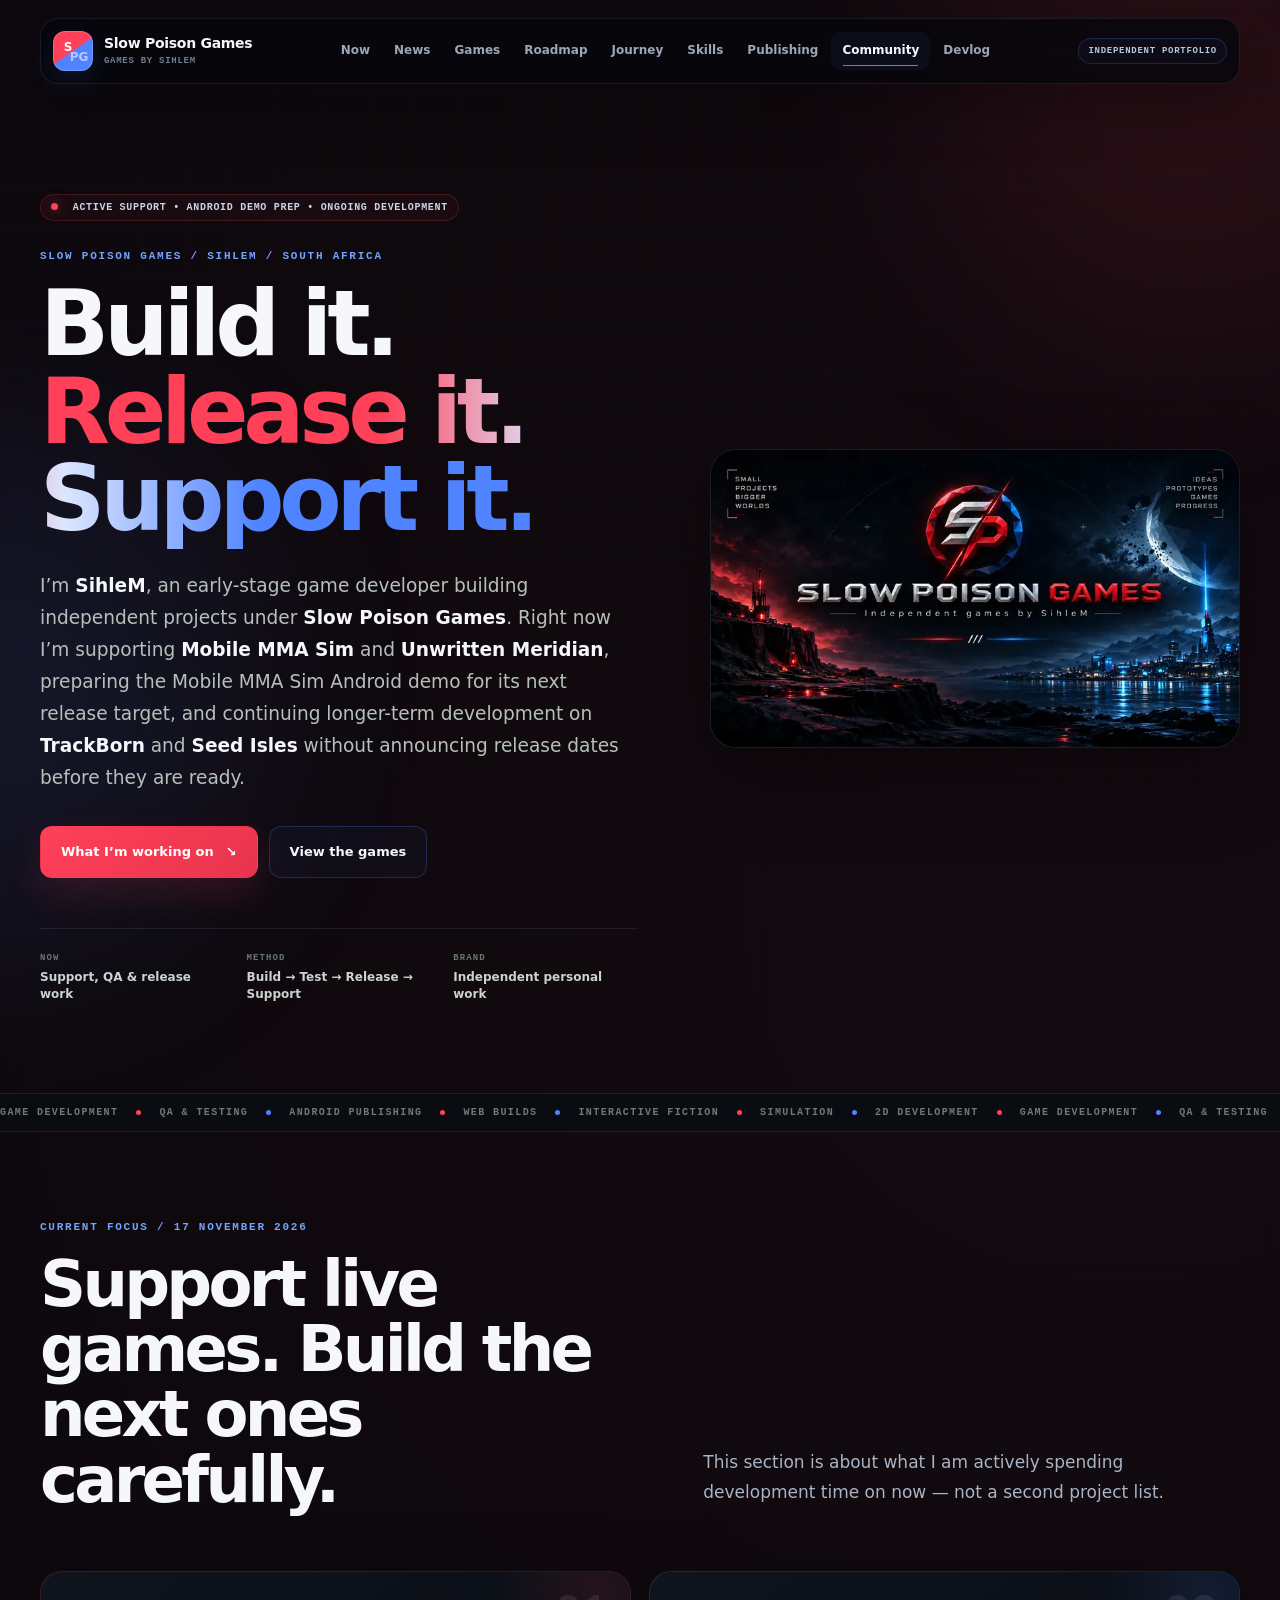
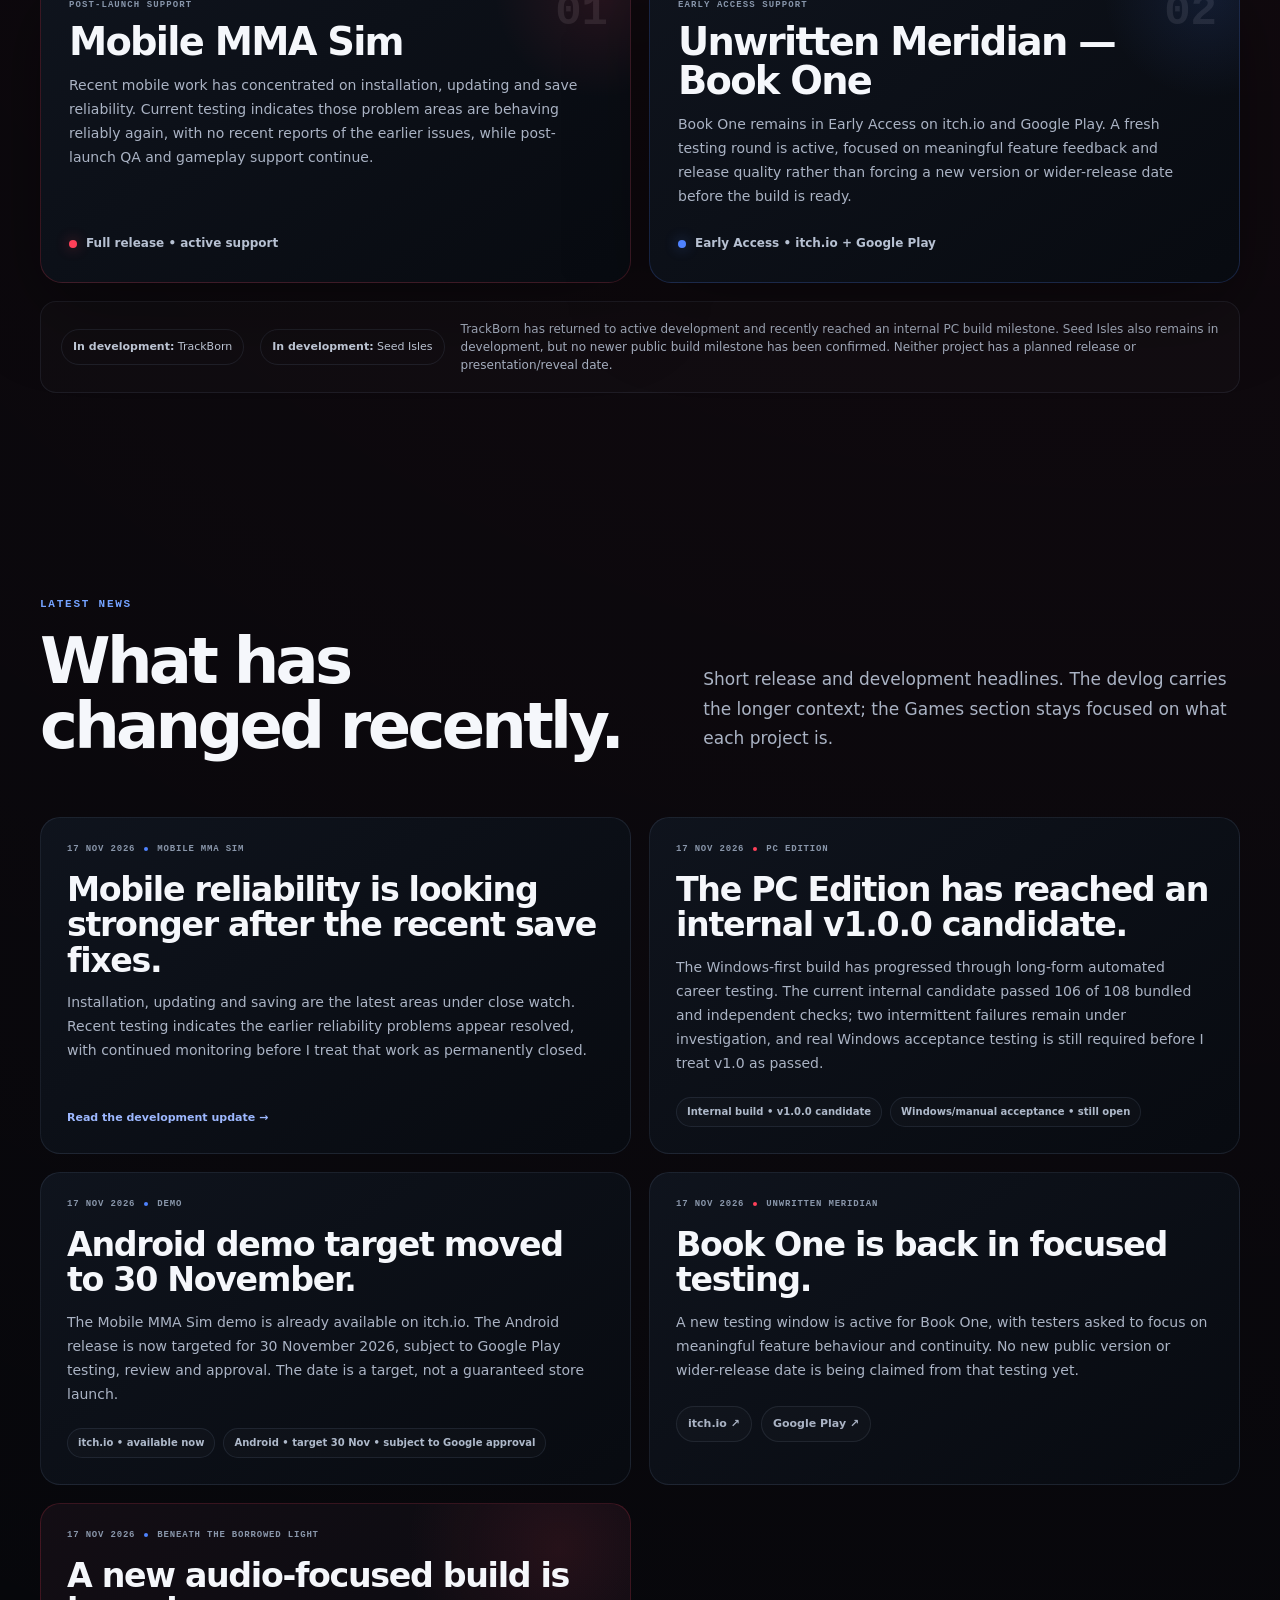
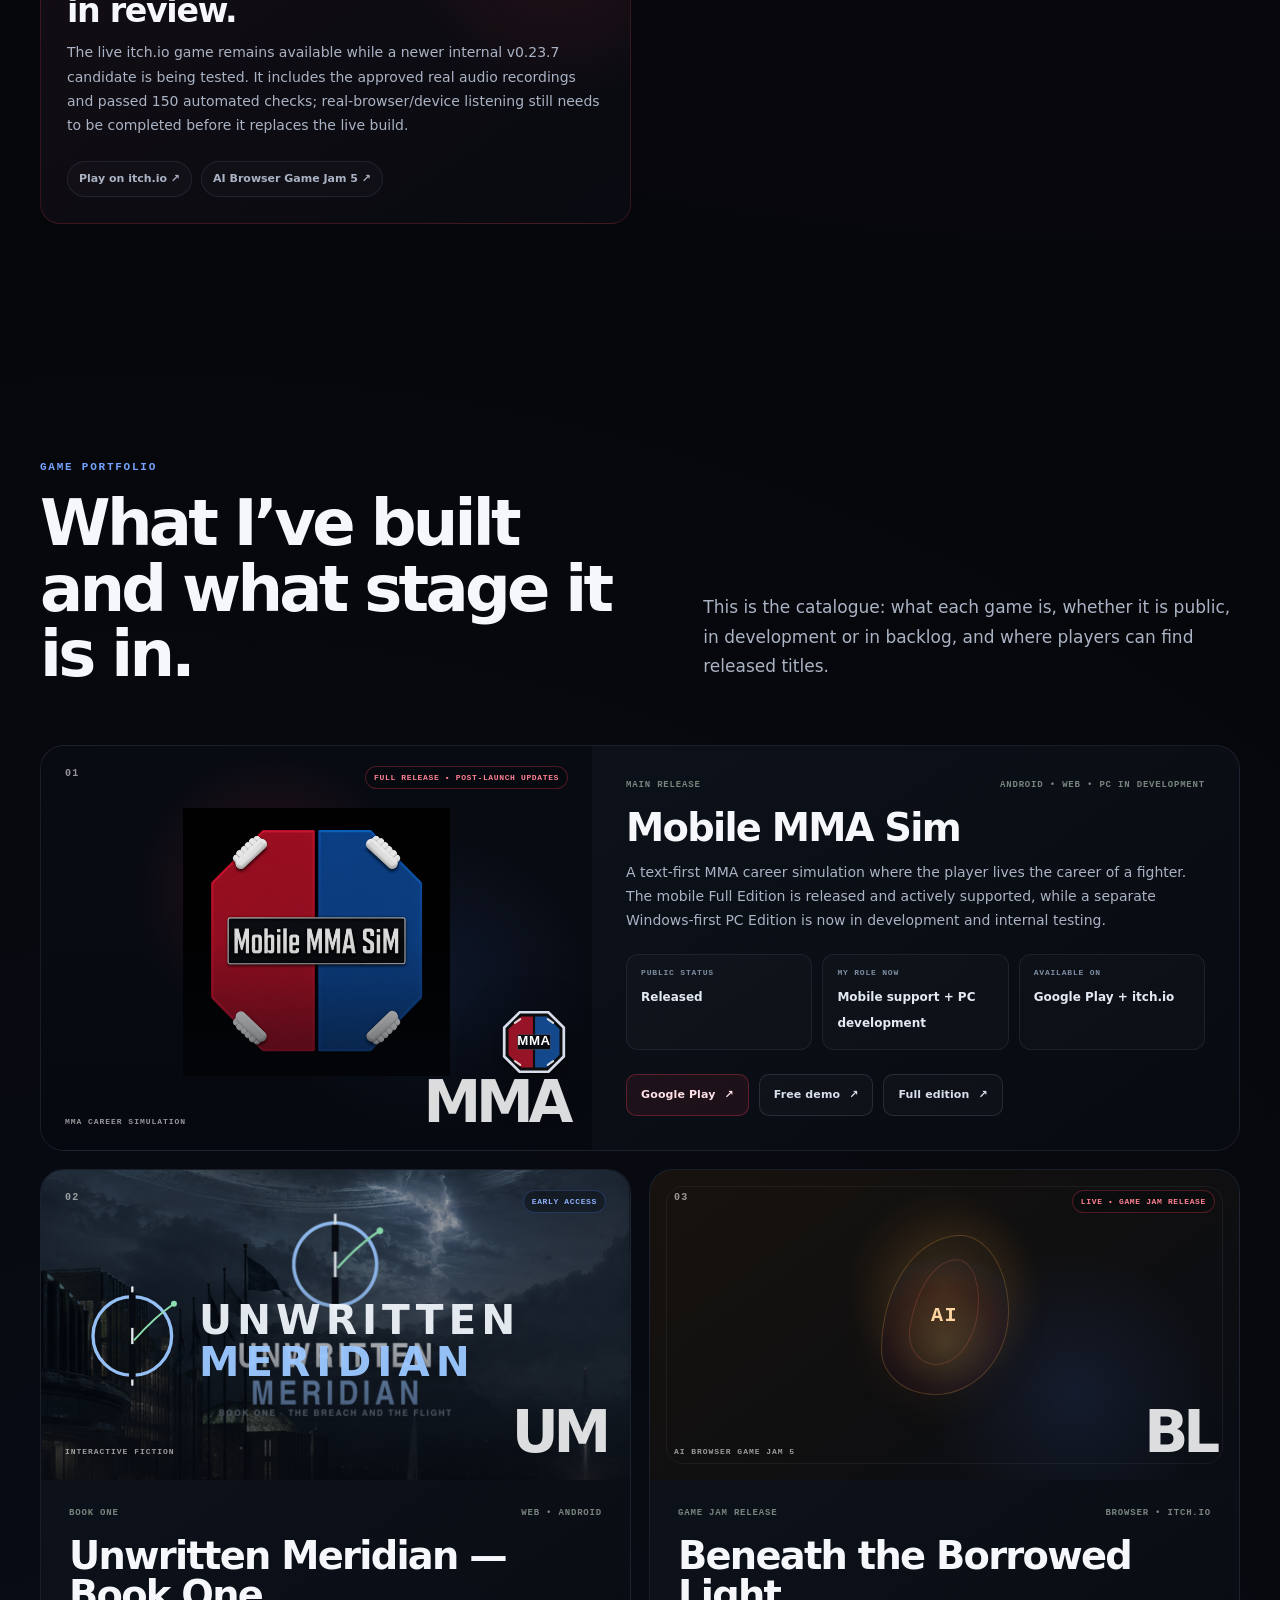
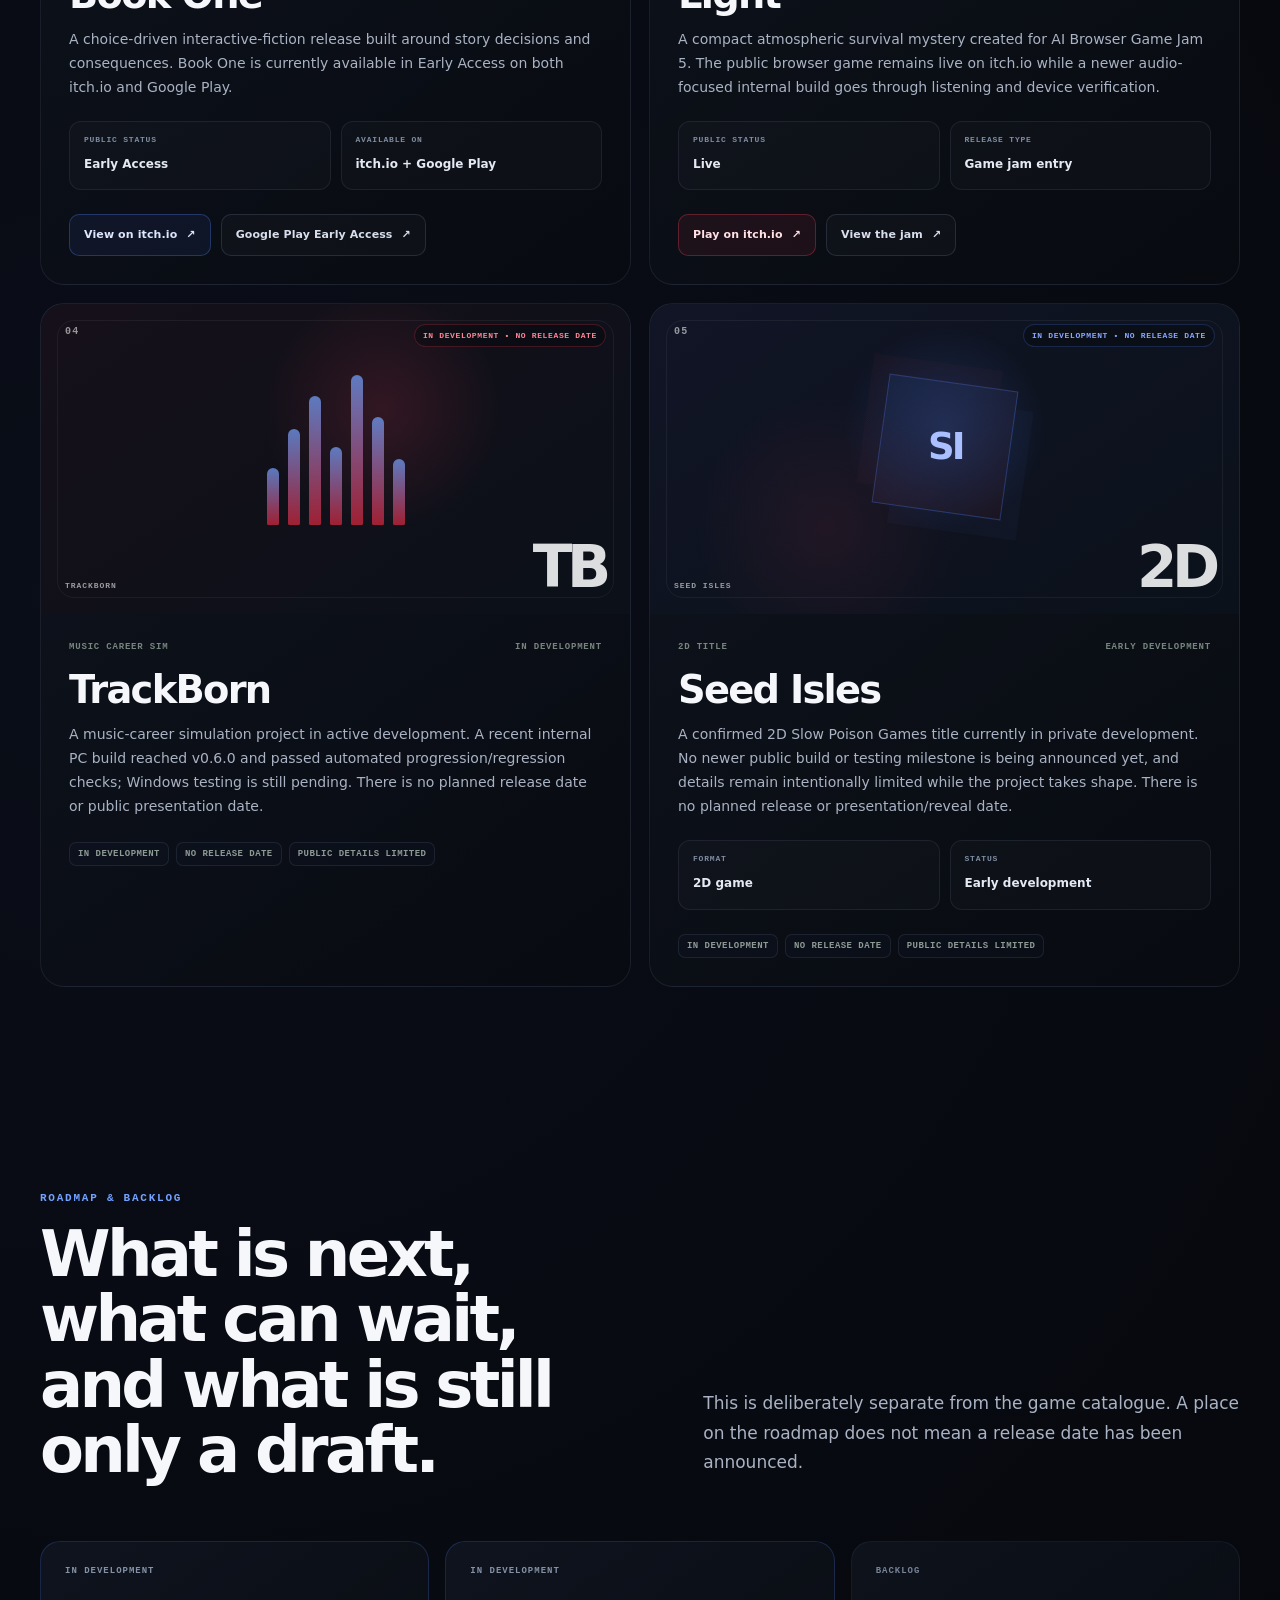
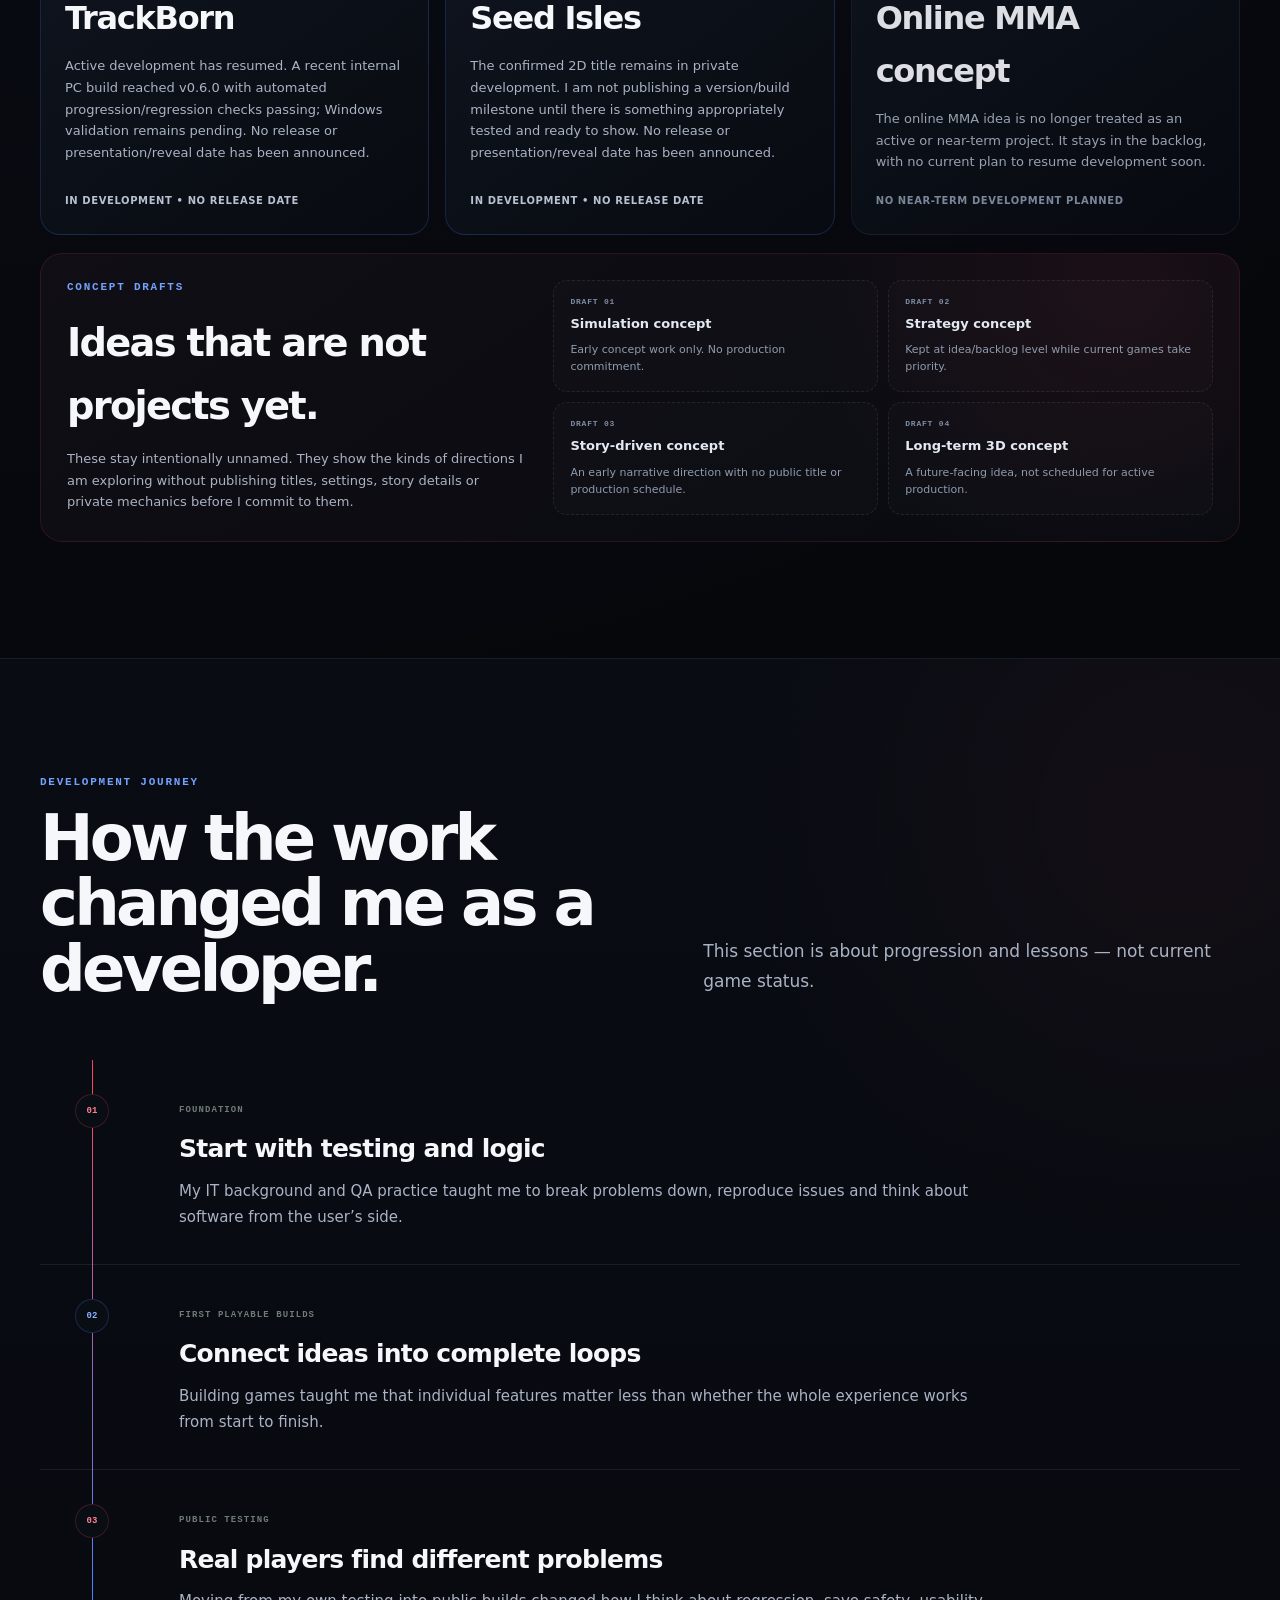
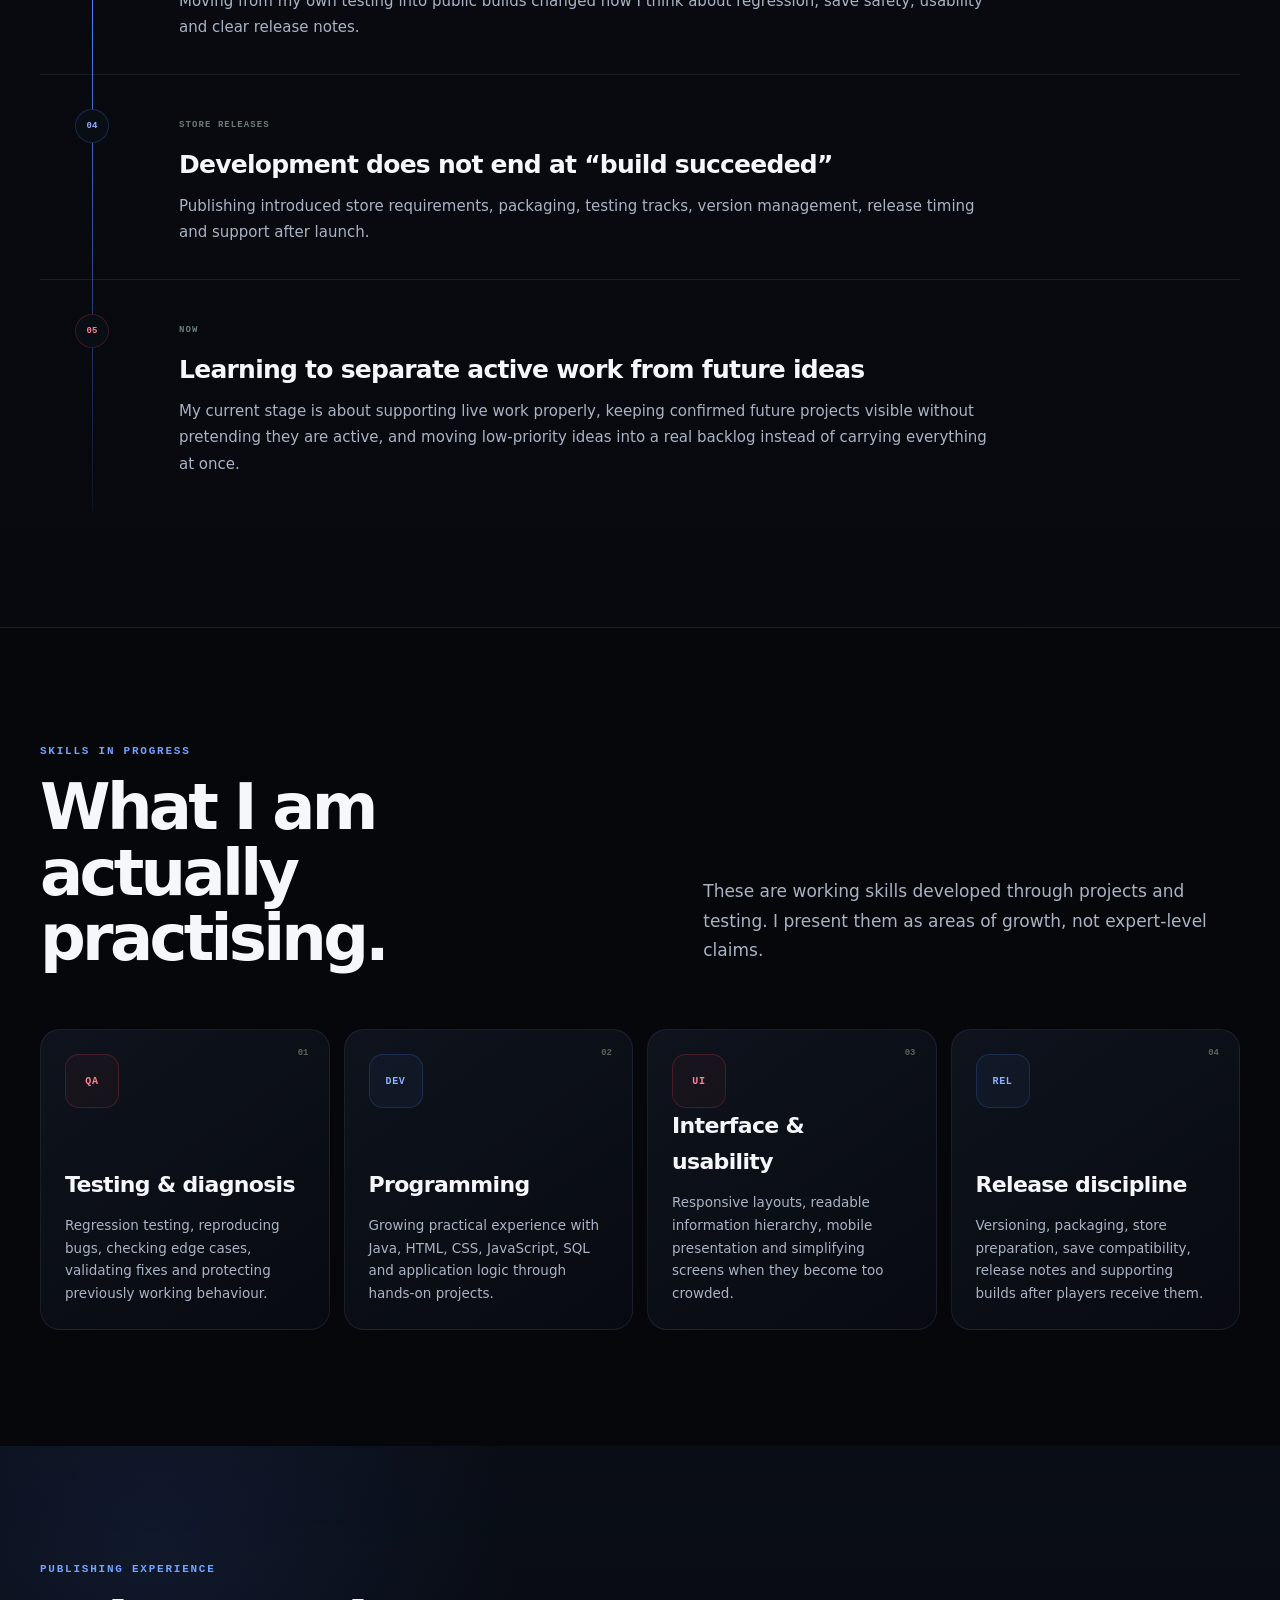
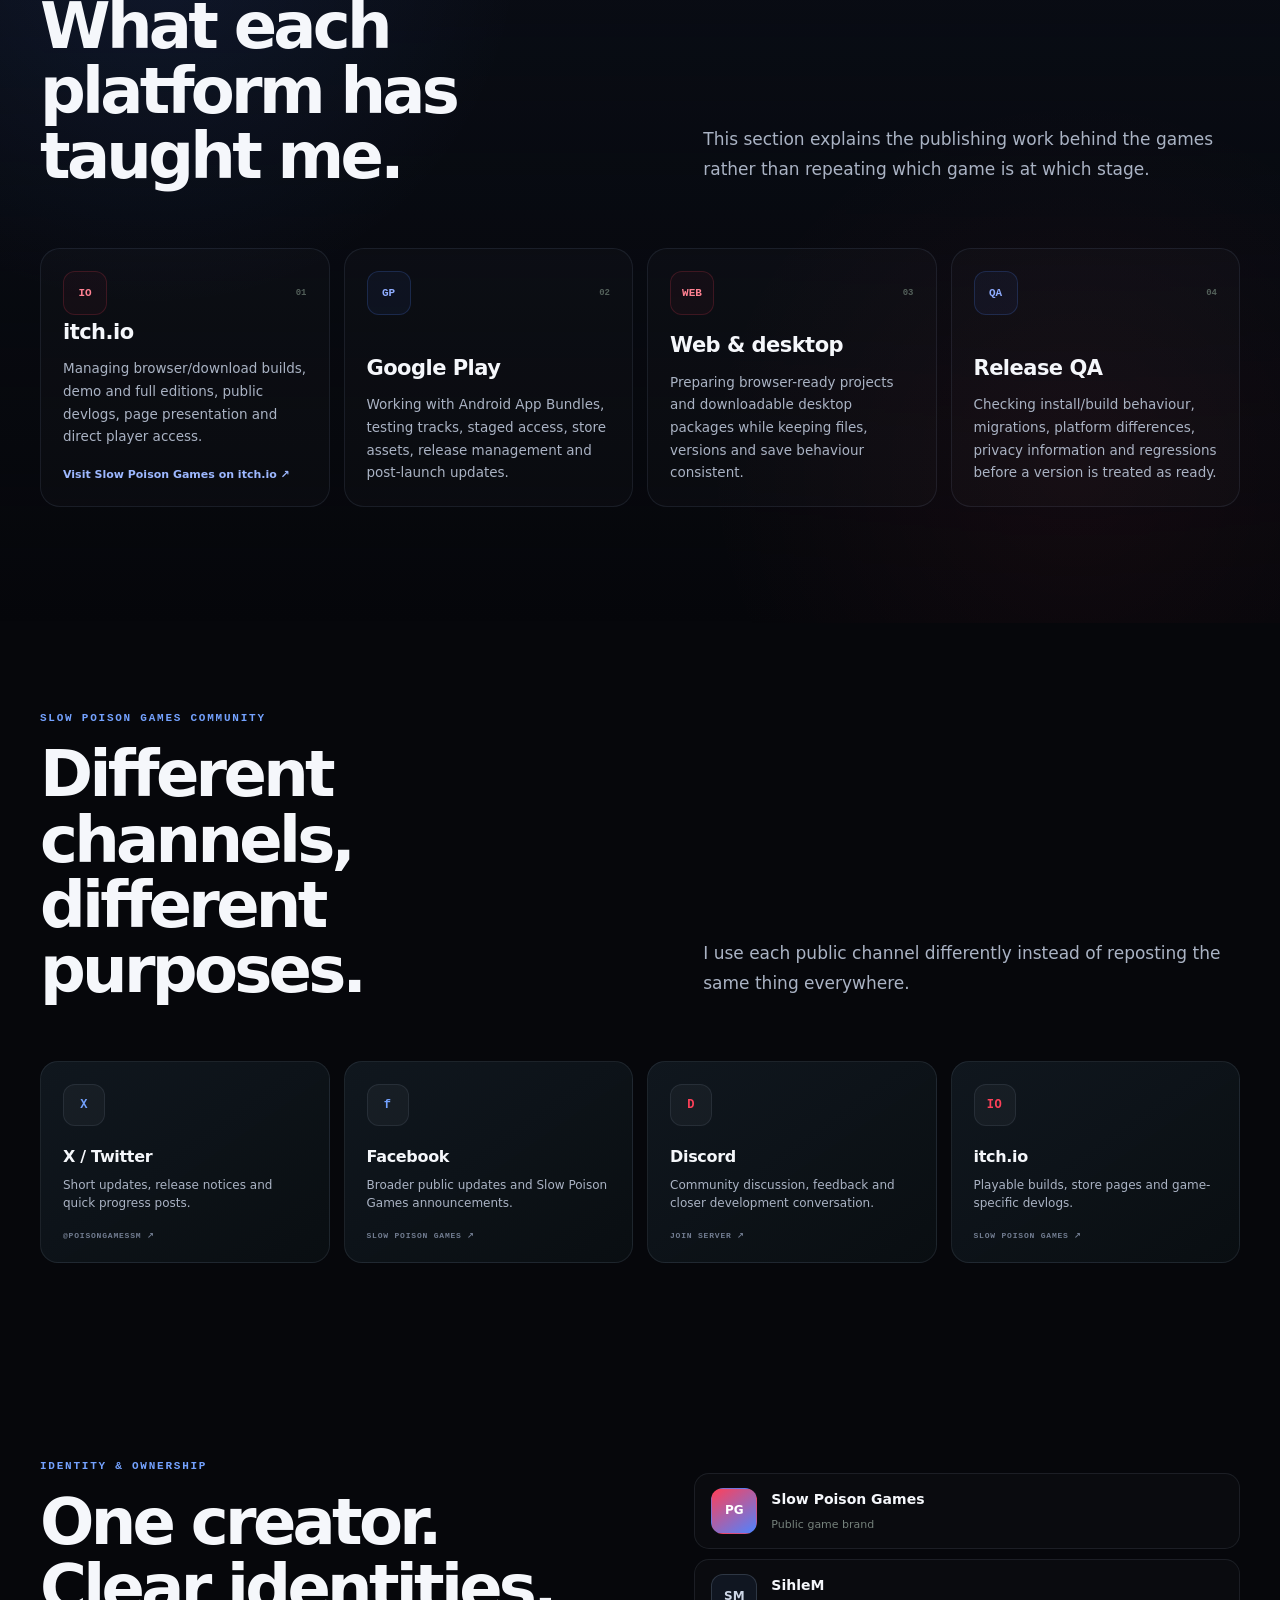
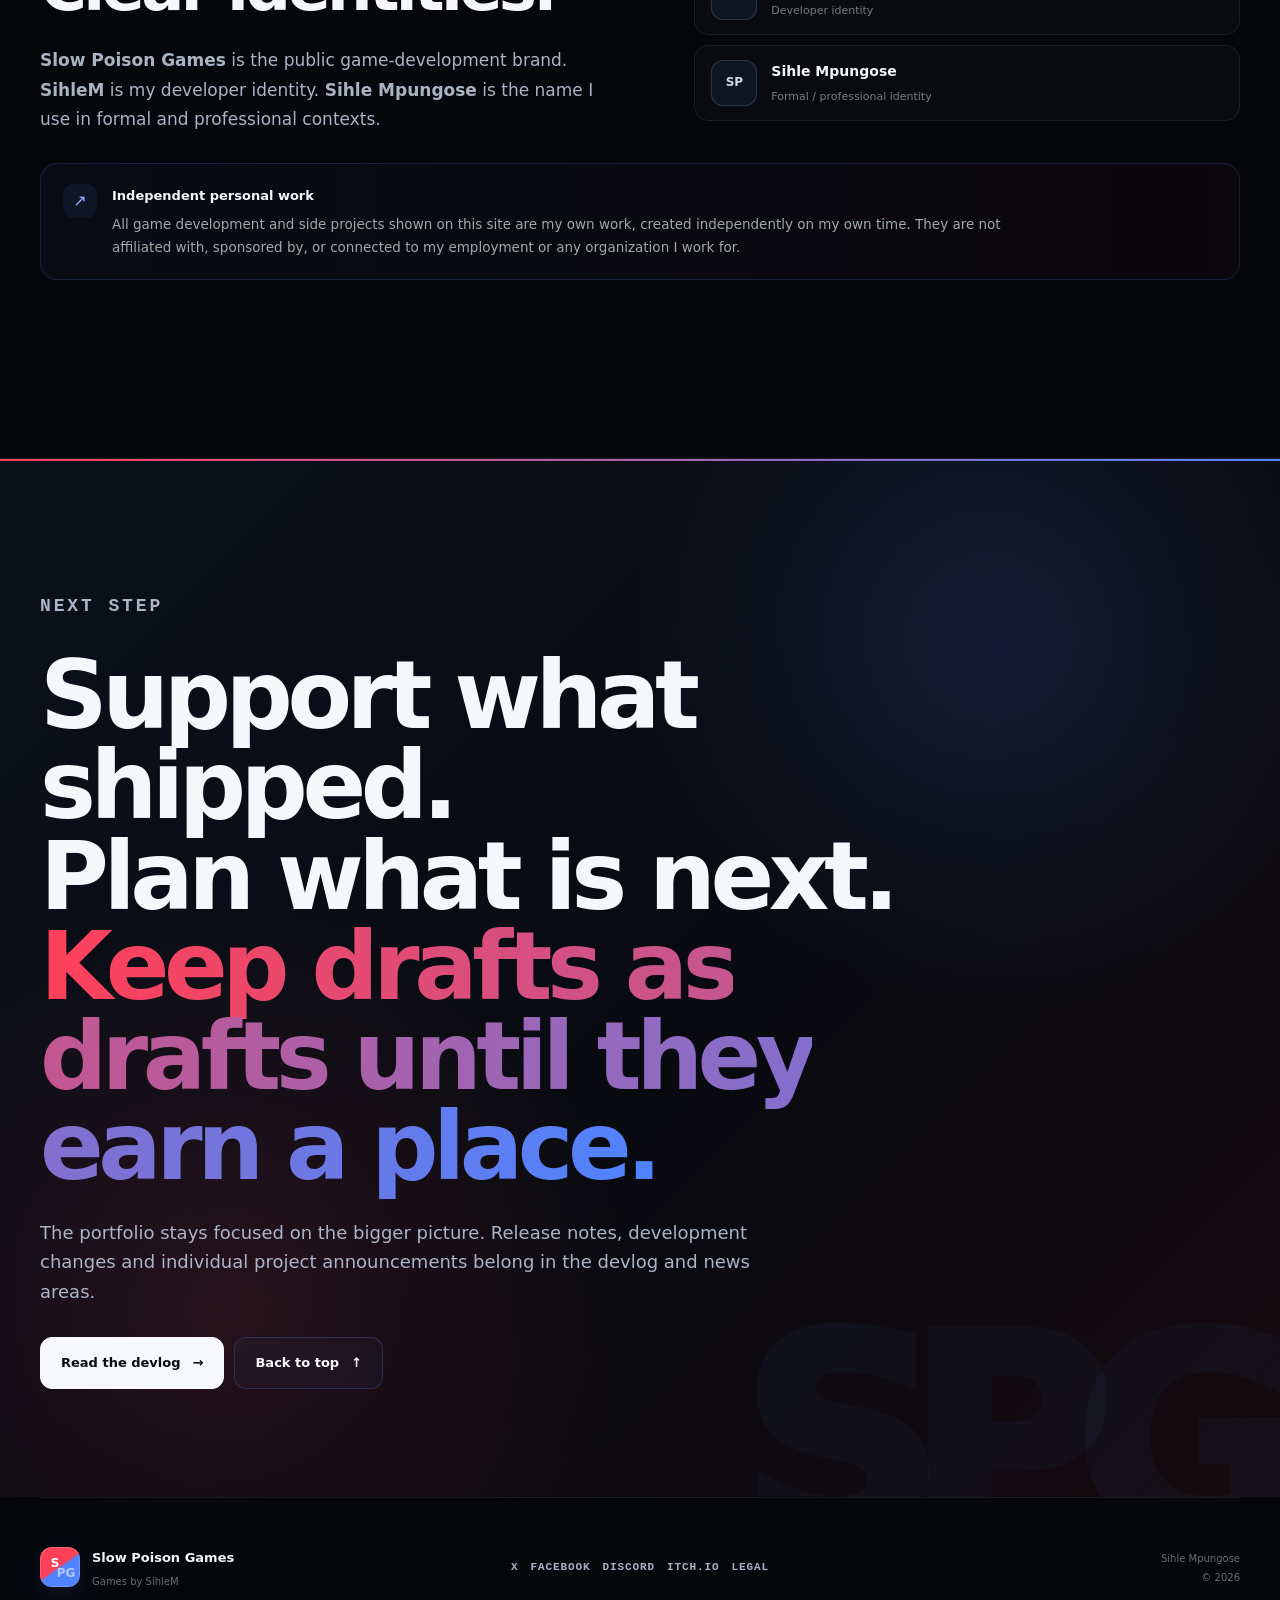
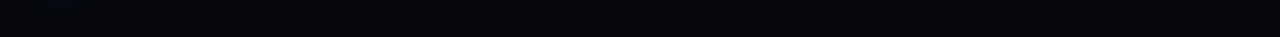
<file: index.html>
<!DOCTYPE html>
<html lang="en">
<head>
  <meta charset="UTF-8" />
  <meta name="viewport" content="width=device-width, initial-scale=1.0" />
  <meta name="description" content="Slow Poison Games — the independent game-development portfolio of SihleM. Released games, Early Access work, development progress and publishing experience." />
  <meta name="theme-color" content="#06070b" />
  <meta name="google-site-verification" content="adGJPL3ul3l4jLYJSu4X58zUa9ojfzMG30HVgVskFJc" />
  <title>Slow Poison Games | SihleM — Game Development Portfolio</title>
  <link rel="icon" href="assets/favicon.svg" type="image/svg+xml" />
  <link rel="stylesheet" href="styles.css" />
</head>
<body>
  <div class="progress" aria-hidden="true"><span></span></div>
  <div class="page-glow glow-a" aria-hidden="true"></div>
  <div class="page-glow glow-b" aria-hidden="true"></div>

  <header class="site-header" id="top">
    <a class="brand" href="#top" aria-label="Slow Poison Games — home">
      <span class="brand-mark" aria-hidden="true"><b>S</b><i>PG</i></span>
      <span class="brand-copy"><strong>Slow Poison Games</strong><small>Games by SihleM</small></span>
    </a>

    <button class="menu-btn" type="button" aria-label="Open navigation" aria-expanded="false">
      <span></span><span></span>
    </button>

    <nav class="nav" aria-label="Primary navigation">
      <a href="#focus">Now</a>
      <a href="#news">News</a>
      <a href="#projects">Games</a>
      <a href="#roadmap">Roadmap</a>
      <a href="#journey">Journey</a>
      <a href="#skills">Skills</a>
      <a href="#publishing">Publishing</a>
      <a href="#community">Community</a>
      <a href="blog.html">Devlog</a>
    </nav>

    <span class="header-badge" aria-label="Independent portfolio">Independent portfolio</span>
  </header>

  <main>
    <section class="hero section-shell" aria-labelledby="hero-title">
      <div class="hero-copy reveal">
        <div class="status-pill"><span></span> Active support • Android demo prep • ongoing development</div>
        <p class="eyebrow">SLOW POISON GAMES / SIHLEM / SOUTH AFRICA</p>
        <h1 id="hero-title">Build it.<br><span>Release it. Support it.</span></h1>
        <p class="hero-text">I’m <strong>SihleM</strong>, an early-stage game developer building independent projects under <strong>Slow Poison Games</strong>. Right now I’m supporting <strong>Mobile MMA Sim</strong> and <strong>Unwritten Meridian</strong>, preparing the Mobile MMA Sim Android demo for its next release target, and continuing longer-term development on <strong>TrackBorn</strong> and <strong>Seed Isles</strong> without announcing release dates before they are ready.</p>

        <div class="hero-actions">
          <a class="button primary" href="#focus">What I’m working on <span aria-hidden="true">↘</span></a>
          <a class="button secondary" href="#projects">View the games</a>
        </div>

        <div class="hero-meta" aria-label="Portfolio focus">
          <div><small>NOW</small><strong>Support, QA & release work</strong></div>
          <div><small>METHOD</small><strong>Build → Test → Release → Support</strong></div>
          <div><small>BRAND</small><strong>Independent personal work</strong></div>
        </div>
      </div>

      <div class="hero-showcase hero-cover reveal" aria-label="Slow Poison Games website cover image">
        <div class="hero-cover-mosaic" role="img" aria-label="Slow Poison Games cover artwork with red and blue futuristic skyline branding">
          <img src="assets/hero/cover/01.webp" alt="" aria-hidden="true" />
          <img src="assets/hero/cover/02.webp" alt="" aria-hidden="true" />
          <img src="assets/hero/cover/03.webp" alt="" aria-hidden="true" />
          <img src="assets/hero/cover/04.webp" alt="" aria-hidden="true" />
          <img src="assets/hero/cover/05.webp" alt="" aria-hidden="true" />
          <img src="assets/hero/cover/06.webp" alt="" aria-hidden="true" />
          <img src="assets/hero/cover/07.webp" alt="" aria-hidden="true" />
          <img src="assets/hero/cover/08.webp" alt="" aria-hidden="true" />
        </div>
      </div>
    </section>

    <section class="ticker" aria-label="Development areas">
      <div class="ticker-track">
        <span>GAME DEVELOPMENT</span><i></i><span>QA & TESTING</span><i></i><span>ANDROID PUBLISHING</span><i></i><span>WEB BUILDS</span><i></i><span>INTERACTIVE FICTION</span><i></i><span>SIMULATION</span><i></i><span>2D DEVELOPMENT</span><i></i>
        <span>GAME DEVELOPMENT</span><i></i><span>QA & TESTING</span><i></i><span>ANDROID PUBLISHING</span><i></i><span>WEB BUILDS</span><i></i><span>INTERACTIVE FICTION</span><i></i><span>SIMULATION</span><i></i><span>2D DEVELOPMENT</span><i></i>
      </div>
    </section>

    <section id="focus" class="section-shell section-pad focus-section">
      <div class="section-intro reveal">
        <div>
          <p class="eyebrow">CURRENT FOCUS / 17 NOVEMBER 2026</p>
          <h2>Support live games. Build the next ones carefully.</h2>
        </div>
        <p>This section is about what I am actively spending development time on now — not a second project list.</p>
      </div>

      <div class="focus-grid">
        <article class="focus-card primary-focus reveal">
          <span class="focus-index">01</span>
          <div>
            <small>POST-LAUNCH SUPPORT</small>
            <h3>Mobile MMA Sim</h3>
            <p>Recent mobile work has concentrated on installation, updating and save reliability. Current testing indicates those problem areas are behaving reliably again, with no recent reports of the earlier issues, while post-launch QA and gameplay support continue.</p>
          </div>
          <div class="status-line"><span class="status-dot live-dot"></span> Full release • active support</div>
        </article>

        <article class="focus-card secondary-focus reveal">
          <span class="focus-index">02</span>
          <div>
            <small>EARLY ACCESS SUPPORT</small>
            <h3>Unwritten Meridian — Book One</h3>
            <p>Book One remains in Early Access on itch.io and Google Play. A fresh testing round is active, focused on meaningful feature feedback and release quality rather than forcing a new version or wider-release date before the build is ready.</p>
          </div>
          <div class="status-line"><span class="status-dot blue-dot"></span> Early Access • itch.io + Google Play</div>
        </article>
      </div>

      <div class="paused-strip reveal">
        <div><strong>In development:</strong> TrackBorn</div>
        <div><strong>In development:</strong> Seed Isles</div>
        <p>TrackBorn has returned to active development and recently reached an internal PC build milestone. Seed Isles also remains in development, but no newer public build milestone has been confirmed. Neither project has a planned release or presentation/reveal date.</p>
      </div>
    </section>

    <section id="news" class="section-shell section-pad news-section">
      <div class="section-intro reveal">
        <div>
          <p class="eyebrow">LATEST NEWS</p>
          <h2>What has changed recently.</h2>
        </div>
        <p>Short release and development headlines. The devlog carries the longer context; the Games section stays focused on what each project is.</p>
      </div>

      <div class="news-grid">
        <article class="news-card reveal">
          <div class="news-meta"><span>17 NOV 2026</span><i></i><span>MOBILE MMA SIM</span></div>
          <h3>Mobile reliability is looking stronger after the recent save fixes.</h3>
          <p>Installation, updating and saving are the latest areas under close watch. Recent testing indicates the earlier reliability problems appear resolved, with continued monitoring before I treat that work as permanently closed.</p>
          <a class="text-link" href="blog.html">Read the development update →</a>
        </article>

        <article class="news-card reveal">
          <div class="news-meta"><span>17 NOV 2026</span><i></i><span>PC EDITION</span></div>
          <h3>The PC Edition has reached an internal v1.0.0 candidate.</h3>
          <p>The Windows-first build has progressed through long-form automated career testing. The current internal candidate passed 106 of 108 bundled and independent checks; two intermittent failures remain under investigation, and real Windows acceptance testing is still required before I treat v1.0 as passed.</p>
          <div class="news-status-row">
            <span>Internal build • v1.0.0 candidate</span>
            <span>Windows/manual acceptance • still open</span>
          </div>
        </article>

        <article class="news-card reveal">
          <div class="news-meta"><span>17 NOV 2026</span><i></i><span>DEMO</span></div>
          <h3>Android demo target moved to 30 November.</h3>
          <p>The Mobile MMA Sim demo is already available on itch.io. The Android release is now targeted for 30 November 2026, subject to Google Play testing, review and approval. The date is a target, not a guaranteed store launch.</p>
          <div class="news-status-row">
            <span>itch.io • available now</span>
            <span>Android • target 30 Nov • subject to Google approval</span>
          </div>
        </article>

        <article class="news-card reveal">
          <div class="news-meta"><span>17 NOV 2026</span><i></i><span>UNWRITTEN MERIDIAN</span></div>
          <h3>Book One is back in focused testing.</h3>
          <p>A new testing window is active for Book One, with testers asked to focus on meaningful feature behaviour and continuity. No new public version or wider-release date is being claimed from that testing yet.</p>
          <div class="community-inline">
            <a href="https://sihlem.itch.io/unwritten-meridian" target="_blank" rel="noopener noreferrer">itch.io ↗</a>
            <a href="https://play.google.com/store/apps/details?id=com.unwritten_meridian_book1.myapp" target="_blank" rel="noopener noreferrer">Google Play ↗</a>
          </div>
        </article>

        <article class="news-card jam-news reveal">
          <div class="news-meta"><span>17 NOV 2026</span><i></i><span>BENEATH THE BORROWED LIGHT</span></div>
          <h3>A new audio-focused build is in review.</h3>
          <p>The live itch.io game remains available while a newer internal v0.23.7 candidate is being tested. It includes the approved real audio recordings and passed 150 automated checks; real-browser/device listening still needs to be completed before it replaces the live build.</p>
          <div class="community-inline">
            <a href="https://sihlem.itch.io/beneath-the-borrowed-light" target="_blank" rel="noopener noreferrer">Play on itch.io ↗</a>
            <a href="https://itch.io/jam/ai-jam-5" target="_blank" rel="noopener noreferrer">AI Browser Game Jam 5 ↗</a>
          </div>
        </article>
      </div>
    </section>

    <section id="projects" class="section-shell section-pad projects-section">
      <div class="section-intro reveal">
        <div>
          <p class="eyebrow">GAME PORTFOLIO</p>
          <h2>What I’ve built and what stage it is in.</h2>
        </div>
        <p>This is the catalogue: what each game is, whether it is public, in development or in backlog, and where players can find released titles.</p>
      </div>

      <div class="project-stack">
        <article class="project-card project-main reveal">
          <div class="project-visual visual-mma visual-with-art">
            <span class="project-number">01</span>
            <span class="project-status live">Full release • post-launch updates</span>
            <img class="project-art-img mma-official-art" src="assets/projects/mobile-mma/icon-512.png" alt="Mobile MMA Sim official app artwork" />
            <img class="project-logo-img mma-logo" src="assets/projects/mobile-mma/logo.svg" alt="Mobile MMA Sim logo" />
            <div class="visual-caption"><small>MMA CAREER SIMULATION</small><strong>MMA</strong></div>
          </div>
          <div class="project-content">
            <div class="project-kicker"><span>MAIN RELEASE</span><span>Android • Web • PC in development</span></div>
            <h3>Mobile MMA Sim</h3>
            <p class="project-summary">A text-first MMA career simulation where the player lives the career of a fighter. The mobile Full Edition is released and actively supported, while a separate Windows-first PC Edition is now in development and internal testing.</p>
            <div class="project-facts">
              <div><small>PUBLIC STATUS</small><strong>Released</strong></div>
              <div><small>MY ROLE NOW</small><strong>Mobile support + PC development</strong></div>
              <div><small>AVAILABLE ON</small><strong>Google Play + itch.io</strong></div>
            </div>
            <div class="project-actions">
              <a class="project-link primary-link" href="https://play.google.com/store/apps/details?id=com.mobilemmasim.myapp" target="_blank" rel="noopener noreferrer">Google Play <span aria-hidden="true">↗</span></a>
              <a class="project-link" href="https://sihlem.itch.io/mobilemmasim" target="_blank" rel="noopener noreferrer">Free demo <span aria-hidden="true">↗</span></a>
              <a class="project-link" href="https://sihlem.itch.io/mobilemmasim-full" target="_blank" rel="noopener noreferrer">Full edition <span aria-hidden="true">↗</span></a>
            </div>
          </div>
        </article>

        <div class="project-grid">
          <article class="project-card reveal">
            <div class="project-visual visual-covenant visual-with-art">
              <span class="project-number">02</span>
              <span class="project-status build">Early Access</span>
              <img class="project-art-img covenant-official-art" src="assets/projects/unwritten-meridian/cover-630x500.png" alt="Unwritten Meridian Book One official cover artwork" />
              <img class="project-logo-img covenant-logo" src="assets/projects/unwritten-meridian/wordmark.svg" alt="Unwritten Meridian wordmark" />
              <div class="visual-caption"><small>INTERACTIVE FICTION</small><strong>UM</strong></div>
            </div>
            <div class="project-content compact">
              <div class="project-kicker"><span>BOOK ONE</span><span>Web • Android</span></div>
              <h3>Unwritten Meridian — Book One</h3>
              <p class="project-summary">A choice-driven interactive-fiction release built around story decisions and consequences. Book One is currently available in Early Access on both itch.io and Google Play.</p>
              <div class="project-facts compact-facts">
                <div><small>PUBLIC STATUS</small><strong>Early Access</strong></div>
                <div><small>AVAILABLE ON</small><strong>itch.io + Google Play</strong></div>
              </div>
              <div class="project-actions">
                <a class="project-link blue-link" href="https://sihlem.itch.io/unwritten-meridian" target="_blank" rel="noopener noreferrer">View on itch.io <span aria-hidden="true">↗</span></a>
                <a class="project-link" href="https://play.google.com/store/apps/details?id=com.unwritten_meridian_book1.myapp" target="_blank" rel="noopener noreferrer">Google Play Early Access <span aria-hidden="true">↗</span></a>
              </div>
            </div>
          </article>

          <article class="project-card reveal">
            <div class="project-visual visual-jam">
              <span class="project-number">03</span>
              <span class="project-status live">Live • Game jam release</span>
              <div class="jam-flame" aria-hidden="true"><span>AI</span></div>
              <div class="visual-caption"><small>AI BROWSER GAME JAM 5</small><strong>BL</strong></div>
            </div>
            <div class="project-content compact">
              <div class="project-kicker"><span>GAME JAM RELEASE</span><span>Browser • itch.io</span></div>
              <h3>Beneath the Borrowed Light</h3>
              <p class="project-summary">A compact atmospheric survival mystery created for AI Browser Game Jam 5. The public browser game remains live on itch.io while a newer audio-focused internal build goes through listening and device verification.</p>
              <div class="project-facts compact-facts">
                <div><small>PUBLIC STATUS</small><strong>Live</strong></div>
                <div><small>RELEASE TYPE</small><strong>Game jam entry</strong></div>
              </div>
              <div class="project-actions">
                <a class="project-link primary-link" href="https://sihlem.itch.io/beneath-the-borrowed-light" target="_blank" rel="noopener noreferrer">Play on itch.io <span aria-hidden="true">↗</span></a>
                <a class="project-link" href="https://itch.io/jam/ai-jam-5" target="_blank" rel="noopener noreferrer">View the jam <span aria-hidden="true">↗</span></a>
              </div>
            </div>
          </article>

          <article class="project-card reveal">
            <div class="project-visual visual-music">
              <span class="project-number">04</span>
              <span class="project-status warm">In development • no release date</span>
              <div class="music-bars" aria-hidden="true"><i></i><i></i><i></i><i></i><i></i><i></i><i></i></div>
              <div class="visual-caption"><small>TRACKBORN</small><strong>TB</strong></div>
            </div>
            <div class="project-content compact">
              <div class="project-kicker"><span>MUSIC CAREER SIM</span><span>In development</span></div>
              <h3>TrackBorn</h3>
              <p class="project-summary">A music-career simulation project in active development. A recent internal PC build reached v0.6.0 and passed automated progression/regression checks; Windows testing is still pending. There is no planned release date or public presentation date.</p>
              <div class="tag-row"><span>In development</span><span>No release date</span><span>Public details limited</span></div>
            </div>
          </article>

          <article class="project-card reveal">
            <div class="project-visual visual-3d">
              <span class="project-number">05</span>
              <span class="project-status violet">In development • no release date</span>
              <div class="three-d-shape" aria-hidden="true"><span>SI</span></div>
              <div class="visual-caption"><small>SEED ISLES</small><strong>2D</strong></div>
            </div>
            <div class="project-content compact">
              <div class="project-kicker"><span>2D TITLE</span><span>Early development</span></div>
              <h3>Seed Isles</h3>
              <p class="project-summary">A confirmed 2D Slow Poison Games title currently in private development. No newer public build or testing milestone is being announced yet, and details remain intentionally limited while the project takes shape. There is no planned release or presentation/reveal date.</p>
              <div class="project-facts compact-facts">
                <div><small>FORMAT</small><strong>2D game</strong></div>
                <div><small>STATUS</small><strong>Early development</strong></div>
              </div>
              <div class="tag-row"><span>In development</span><span>No release date</span><span>Public details limited</span></div>
            </div>
          </article>
        </div>
      </div>
    </section>

    <section id="roadmap" class="section-shell section-pad roadmap-section">
      <div class="section-intro reveal">
        <div>
          <p class="eyebrow">ROADMAP & BACKLOG</p>
          <h2>What is next, what can wait, and what is still only a draft.</h2>
        </div>
        <p>This is deliberately separate from the game catalogue. A place on the roadmap does not mean a release date has been announced.</p>
      </div>

      <div class="roadmap-grid">
        <article class="roadmap-card confirmed reveal">
          <small>IN DEVELOPMENT</small>
          <h3>TrackBorn</h3>
          <p>Active development has resumed. A recent internal PC build reached v0.6.0 with automated progression/regression checks passing; Windows validation remains pending. No release or presentation/reveal date has been announced.</p>
          <span>In development • no release date</span>
        </article>

        <article class="roadmap-card confirmed reveal">
          <small>IN DEVELOPMENT</small>
          <h3>Seed Isles</h3>
          <p>The confirmed 2D title remains in private development. I am not publishing a version/build milestone until there is something appropriately tested and ready to show. No release or presentation/reveal date has been announced.</p>
          <span>In development • no release date</span>
        </article>

        <article class="roadmap-card backlog reveal">
          <small>BACKLOG</small>
          <h3>Online MMA concept</h3>
          <p>The online MMA idea is no longer treated as an active or near-term project. It stays in the backlog, with no current plan to resume development soon.</p>
          <span>No near-term development planned</span>
        </article>
      </div>

      <div class="drafts-panel reveal">
        <div class="drafts-heading">
          <p class="eyebrow">CONCEPT DRAFTS</p>
          <h3>Ideas that are not projects yet.</h3>
          <p>These stay intentionally unnamed. They show the kinds of directions I am exploring without publishing titles, settings, story details or private mechanics before I commit to them.</p>
        </div>
        <div class="draft-grid">
          <div><small>DRAFT 01</small><strong>Simulation concept</strong><p>Early concept work only. No production commitment.</p></div>
          <div><small>DRAFT 02</small><strong>Strategy concept</strong><p>Kept at idea/backlog level while current games take priority.</p></div>
          <div><small>DRAFT 03</small><strong>Story-driven concept</strong><p>An early narrative direction with no public title or production schedule.</p></div>
          <div><small>DRAFT 04</small><strong>Long-term 3D concept</strong><p>A future-facing idea, not scheduled for active production.</p></div>
        </div>
      </div>
    </section>

    <section id="journey" class="journey-section section-pad">
      <div class="section-shell">
        <div class="section-intro reveal">
          <div>
            <p class="eyebrow">DEVELOPMENT JOURNEY</p>
            <h2>How the work changed me as a developer.</h2>
          </div>
          <p>This section is about progression and lessons — not current game status.</p>
        </div>

        <div class="timeline">
          <article class="timeline-item reveal"><span>01</span><div><small>FOUNDATION</small><h3>Start with testing and logic</h3><p>My IT background and QA practice taught me to break problems down, reproduce issues and think about software from the user’s side.</p></div></article>
          <article class="timeline-item reveal"><span>02</span><div><small>FIRST PLAYABLE BUILDS</small><h3>Connect ideas into complete loops</h3><p>Building games taught me that individual features matter less than whether the whole experience works from start to finish.</p></div></article>
          <article class="timeline-item reveal"><span>03</span><div><small>PUBLIC TESTING</small><h3>Real players find different problems</h3><p>Moving from my own testing into public builds changed how I think about regression, save safety, usability and clear release notes.</p></div></article>
          <article class="timeline-item reveal"><span>04</span><div><small>STORE RELEASES</small><h3>Development does not end at “build succeeded”</h3><p>Publishing introduced store requirements, packaging, testing tracks, version management, release timing and support after launch.</p></div></article>
          <article class="timeline-item reveal"><span>05</span><div><small>NOW</small><h3>Learning to separate active work from future ideas</h3><p>My current stage is about supporting live work properly, keeping confirmed future projects visible without pretending they are active, and moving low-priority ideas into a real backlog instead of carrying everything at once.</p></div></article>
        </div>
      </div>
    </section>

    <section id="skills" class="section-shell section-pad skills-section">
      <div class="section-intro reveal">
        <div>
          <p class="eyebrow">SKILLS IN PROGRESS</p>
          <h2>What I am actually practising.</h2>
        </div>
        <p>These are working skills developed through projects and testing. I present them as areas of growth, not expert-level claims.</p>
      </div>

      <div class="skills-grid">
        <article class="skill-card reveal"><span>01</span><div class="skill-icon">QA</div><h3>Testing & diagnosis</h3><p>Regression testing, reproducing bugs, checking edge cases, validating fixes and protecting previously working behaviour.</p></article>
        <article class="skill-card reveal"><span>02</span><div class="skill-icon">DEV</div><h3>Programming</h3><p>Growing practical experience with Java, HTML, CSS, JavaScript, SQL and application logic through hands-on projects.</p></article>
        <article class="skill-card reveal"><span>03</span><div class="skill-icon">UI</div><h3>Interface & usability</h3><p>Responsive layouts, readable information hierarchy, mobile presentation and simplifying screens when they become too crowded.</p></article>
        <article class="skill-card reveal"><span>04</span><div class="skill-icon">REL</div><h3>Release discipline</h3><p>Versioning, packaging, store preparation, save compatibility, release notes and supporting builds after players receive them.</p></article>
      </div>
    </section>

    <section id="publishing" class="publishing-section section-pad">
      <div class="section-shell">
        <div class="section-intro reveal">
          <div>
            <p class="eyebrow">PUBLISHING EXPERIENCE</p>
            <h2>What each platform has taught me.</h2>
          </div>
          <p>This section explains the publishing work behind the games rather than repeating which game is at which stage.</p>
        </div>

        <div class="publish-grid">
          <article class="publish-card reveal"><div class="publish-top"><span>IO</span><small>01</small></div><h3>itch.io</h3><p>Managing browser/download builds, demo and full editions, public devlogs, page presentation and direct player access.</p><a class="text-link" href="https://sihlem.itch.io/" target="_blank" rel="noopener noreferrer">Visit Slow Poison Games on itch.io ↗</a></article>
          <article class="publish-card reveal"><div class="publish-top"><span>GP</span><small>02</small></div><h3>Google Play</h3><p>Working with Android App Bundles, testing tracks, staged access, store assets, release management and post-launch updates.</p></article>
          <article class="publish-card reveal"><div class="publish-top"><span>WEB</span><small>03</small></div><h3>Web & desktop</h3><p>Preparing browser-ready projects and downloadable desktop packages while keeping files, versions and save behaviour consistent.</p></article>
          <article class="publish-card reveal"><div class="publish-top"><span>QA</span><small>04</small></div><h3>Release QA</h3><p>Checking install/build behaviour, migrations, platform differences, privacy information and regressions before a version is treated as ready.</p></article>
        </div>
      </div>
    </section>

    <section id="community" class="section-shell section-pad social-section">
      <div class="section-intro reveal">
        <div>
          <p class="eyebrow">SLOW POISON GAMES COMMUNITY</p>
          <h2>Different channels, different purposes.</h2>
        </div>
        <p>I use each public channel differently instead of reposting the same thing everywhere.</p>
      </div>

      <div class="social-grid">
        <a class="social-card x reveal" href="https://x.com/PoisonGamesSM" target="_blank" rel="noopener noreferrer"><span class="social-mark">X</span><div><h3>X / Twitter</h3><p>Short updates, release notices and quick progress posts.</p></div><small>@PoisonGamesSM ↗</small></a>
        <a class="social-card facebook reveal" href="https://www.facebook.com/share/14o7RKUEV2E/" target="_blank" rel="noopener noreferrer"><span class="social-mark">f</span><div><h3>Facebook</h3><p>Broader public updates and Slow Poison Games announcements.</p></div><small>Slow Poison Games ↗</small></a>
        <a class="social-card discord reveal" href="https://discord.gg/B3WQaUgSg" target="_blank" rel="noopener noreferrer"><span class="social-mark">D</span><div><h3>Discord</h3><p>Community discussion, feedback and closer development conversation.</p></div><small>Join server ↗</small></a>
        <a class="social-card itch reveal" href="https://sihlem.itch.io/" target="_blank" rel="noopener noreferrer"><span class="social-mark">IO</span><div><h3>itch.io</h3><p>Playable builds, store pages and game-specific devlogs.</p></div><small>Slow Poison Games ↗</small></a>
      </div>
    </section>

    <section id="about" class="section-shell section-pad about-section">
      <div class="about-grid">
        <div class="about-copy reveal">
          <p class="eyebrow">IDENTITY & OWNERSHIP</p>
          <h2>One creator. Clear identities.</h2>
          <p><strong>Slow Poison Games</strong> is the public game-development brand. <strong>SihleM</strong> is my developer identity. <strong>Sihle Mpungose</strong> is the name I use in formal and professional contexts.</p>
        </div>

        <div class="identity-list reveal">
          <div><span class="identity-badge poison">PG</span><p><strong>Slow Poison Games</strong><small>Public game brand</small></p></div>
          <div><span class="identity-badge">SM</span><p><strong>SihleM</strong><small>Developer identity</small></p></div>
          <div><span class="identity-badge">SP</span><p><strong>Sihle Mpungose</strong><small>Formal / professional identity</small></p></div>
        </div>
      </div>

      <div class="independence-note reveal" role="note">
        <span aria-hidden="true">↗</span>
        <div>
          <strong>Independent personal work</strong>
          <p>All game development and side projects shown on this site are my own work, created independently on my own time. They are not affiliated with, sponsored by, or connected to my employment or any organization I work for.</p>
        </div>
      </div>
    </section>

    <section class="closing-section">
      <div class="section-shell closing-inner reveal">
        <p class="eyebrow dark-eyebrow">NEXT STEP</p>
        <h2>Support what shipped.<br>Plan what is next.<br><span>Keep drafts as drafts until they earn a place.</span></h2>
        <p>The portfolio stays focused on the bigger picture. Release notes, development changes and individual project announcements belong in the devlog and news areas.</p>
        <div class="closing-actions">
          <a class="button dark" href="blog.html">Read the devlog <span aria-hidden="true">→</span></a>
          <a class="button secondary" href="#top">Back to top <span aria-hidden="true">↑</span></a>
        </div>
      </div>
    </section>
  </main>

  <footer>
    <div class="section-shell footer-inner">
      <div class="footer-brand">
        <span class="brand-mark" aria-hidden="true"><b>S</b><i>PG</i></span>
        <div><strong>Slow Poison Games</strong><p>Games by SihleM</p></div>
      </div>
      <div class="footer-center">
        <a href="https://x.com/PoisonGamesSM" target="_blank" rel="noopener noreferrer">X</a>
        <a href="https://www.facebook.com/share/14o7RKUEV2E/" target="_blank" rel="noopener noreferrer">Facebook</a>
        <a href="https://discord.gg/B3WQaUgSg" target="_blank" rel="noopener noreferrer">Discord</a>
        <a href="https://sihlem.itch.io/" target="_blank" rel="noopener noreferrer">itch.io</a>
        <a href="legal/index.html">Legal</a>
      </div>
      <div class="footer-note"><p>Sihle Mpungose</p><p>© <span id="year"></span></p></div>
    </div>
  </footer>

  <script src="script.js"></script>
</body>
</html>
</file>
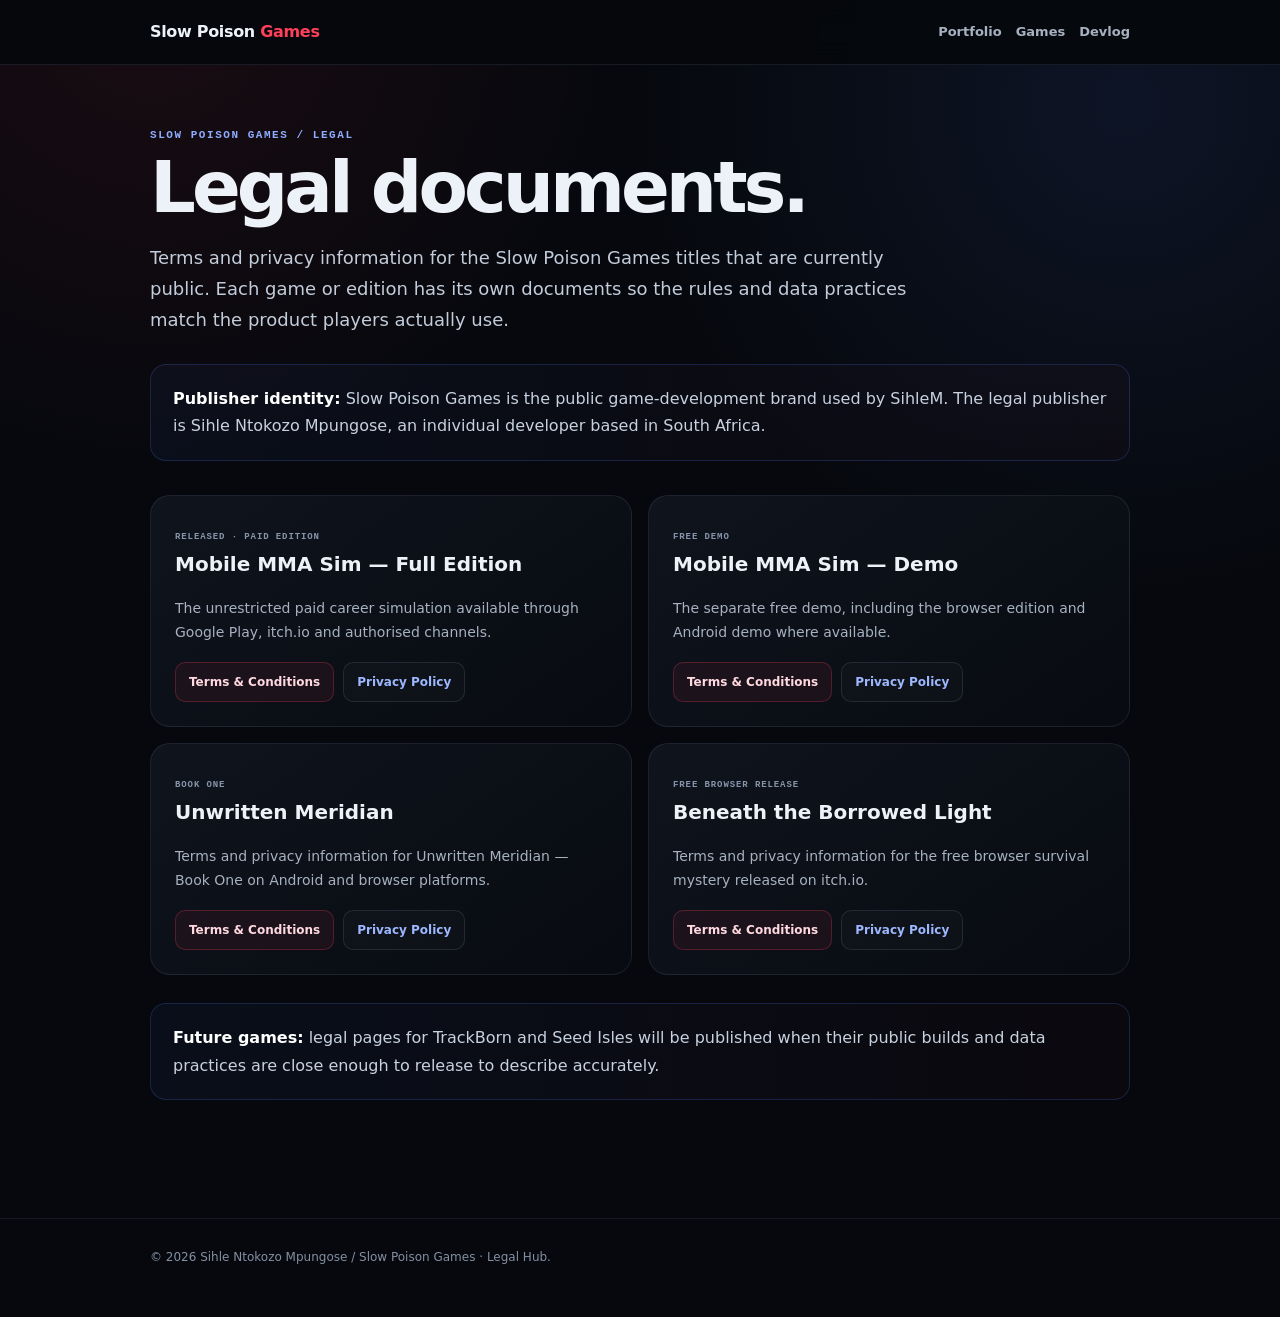
<file: legal/index.html>
<!doctype html>
<html lang="en">
<head>
  <meta charset="utf-8">
  <meta name="viewport" content="width=device-width,initial-scale=1">
  <meta name="theme-color" content="#06080d">
  <meta name="description" content="Official Terms and Privacy Policies for public Slow Poison Games titles by SihleM.">
  <title>Legal | Slow Poison Games</title>
  <link rel="stylesheet" href="legal.css">
</head>
<body>
<header class="topbar"><div class="wrap"><a class="brand" href="../index.html">Slow Poison <span>Games</span></a><nav class="nav"><a href="../index.html">Portfolio</a><a href="../index.html#projects">Games</a><a href="../blog.html">Devlog</a></nav></div></header>
<main class="wrap">
  <p class="eyebrow">SLOW POISON GAMES / LEGAL</p>
  <h1>Legal documents.</h1>
  <p class="lead">Terms and privacy information for the Slow Poison Games titles that are currently public. Each game or edition has its own documents so the rules and data practices match the product players actually use.</p>
  <div class="notice"><strong>Publisher identity:</strong> Slow Poison Games is the public game-development brand used by SihleM. The legal publisher is Sihle Ntokozo Mpungose, an individual developer based in South Africa.</div>
  <div class="cards">
    <article class="card"><small>RELEASED · PAID EDITION</small><h3>Mobile MMA Sim — Full Edition</h3><p>The unrestricted paid career simulation available through Google Play, itch.io and authorised channels.</p><div class="actions"><a class="primary" href="mobile-mma-sim/full/terms.html">Terms & Conditions</a><a href="mobile-mma-sim/full/privacy.html">Privacy Policy</a></div></article>
    <article class="card"><small>FREE DEMO</small><h3>Mobile MMA Sim — Demo</h3><p>The separate free demo, including the browser edition and Android demo where available.</p><div class="actions"><a class="primary" href="mobile-mma-sim/demo/terms.html">Terms & Conditions</a><a href="mobile-mma-sim/demo/privacy.html">Privacy Policy</a></div></article>
    <article class="card"><small>BOOK ONE</small><h3>Unwritten Meridian</h3><p>Terms and privacy information for Unwritten Meridian — Book One on Android and browser platforms.</p><div class="actions"><a class="primary" href="unwritten-meridian/terms.html">Terms & Conditions</a><a href="unwritten-meridian/privacy.html">Privacy Policy</a></div></article>
    <article class="card"><small>FREE BROWSER RELEASE</small><h3>Beneath the Borrowed Light</h3><p>Terms and privacy information for the free browser survival mystery released on itch.io.</p><div class="actions"><a class="primary" href="beneath-the-borrowed-light/terms.html">Terms & Conditions</a><a href="beneath-the-borrowed-light/privacy.html">Privacy Policy</a></div></article>
  </div>
  <div class="notice"><strong>Future games:</strong> legal pages for TrackBorn and Seed Isles will be published when their public builds and data practices are close enough to release to describe accurately.</div>
</main>
<footer><div class="wrap">© 2026 Sihle Ntokozo Mpungose / Slow Poison Games · Legal Hub.</div></footer>
</body>
</html>
</file>
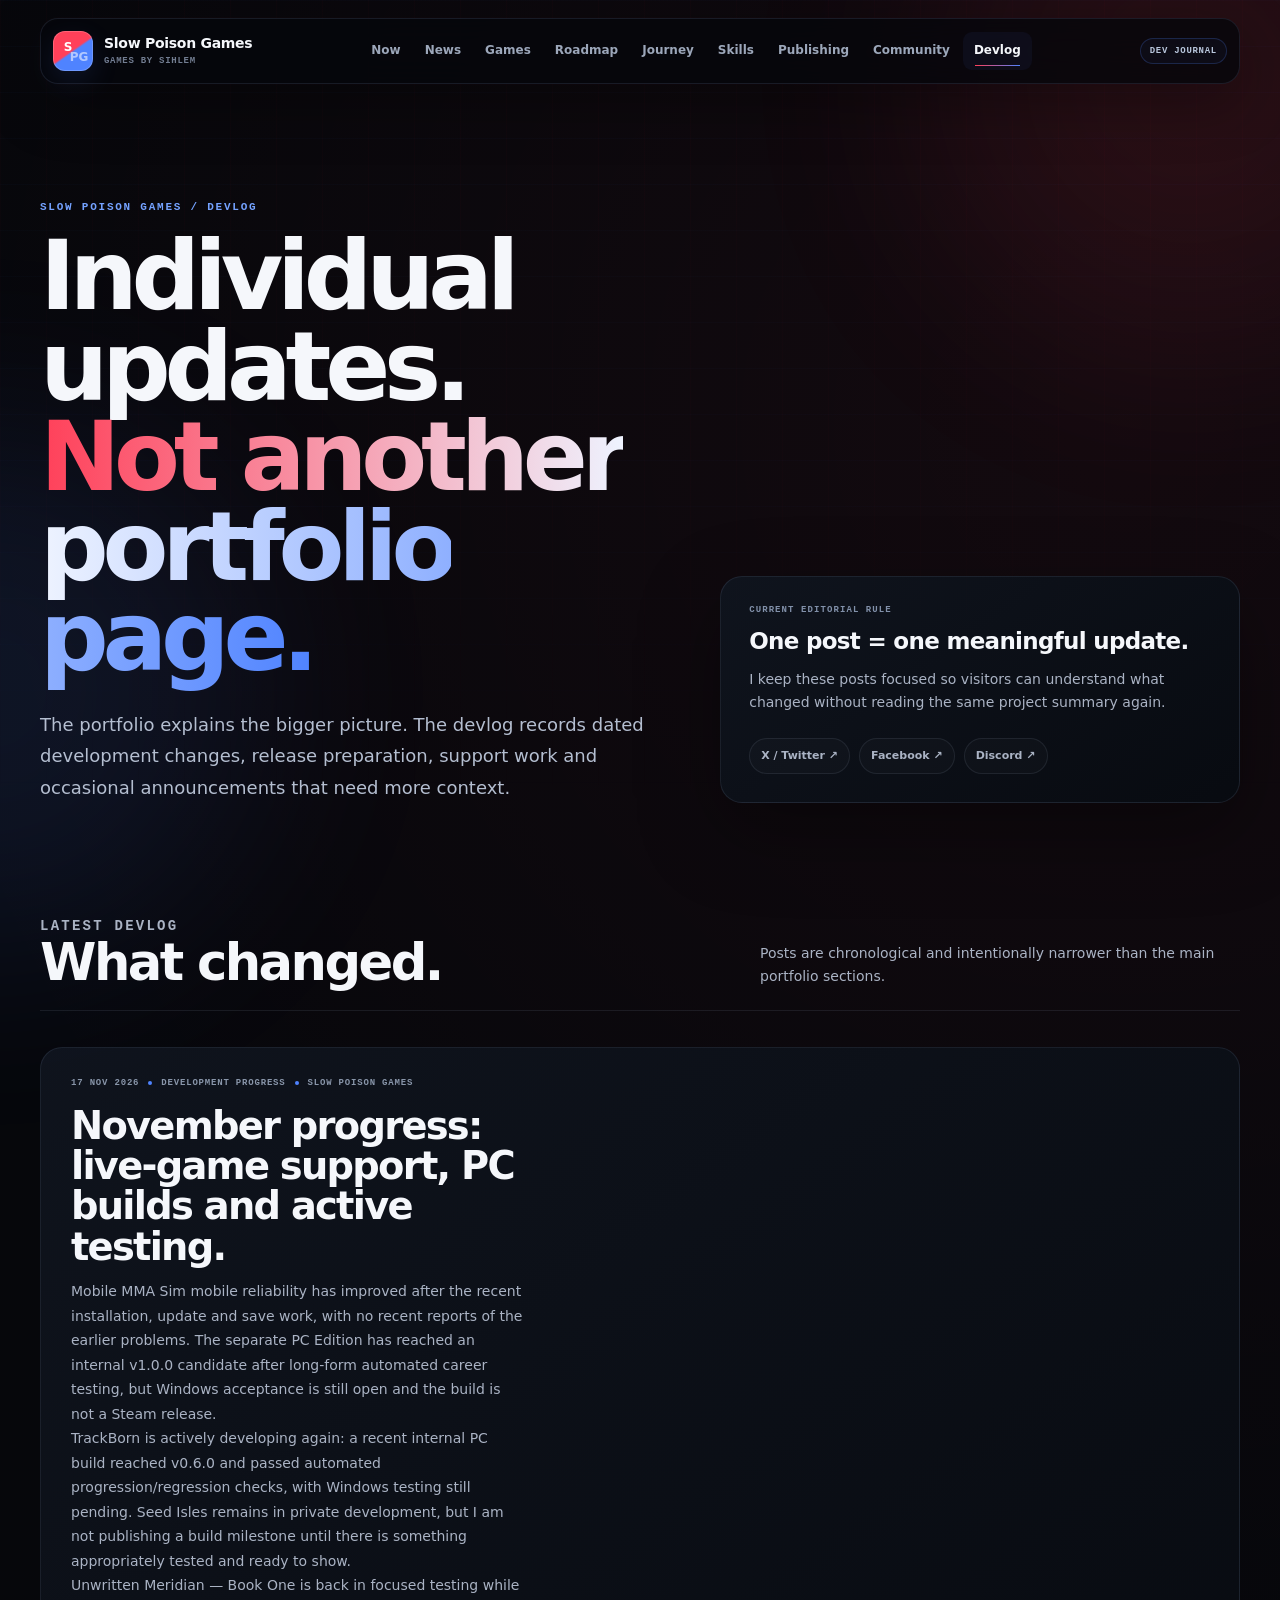
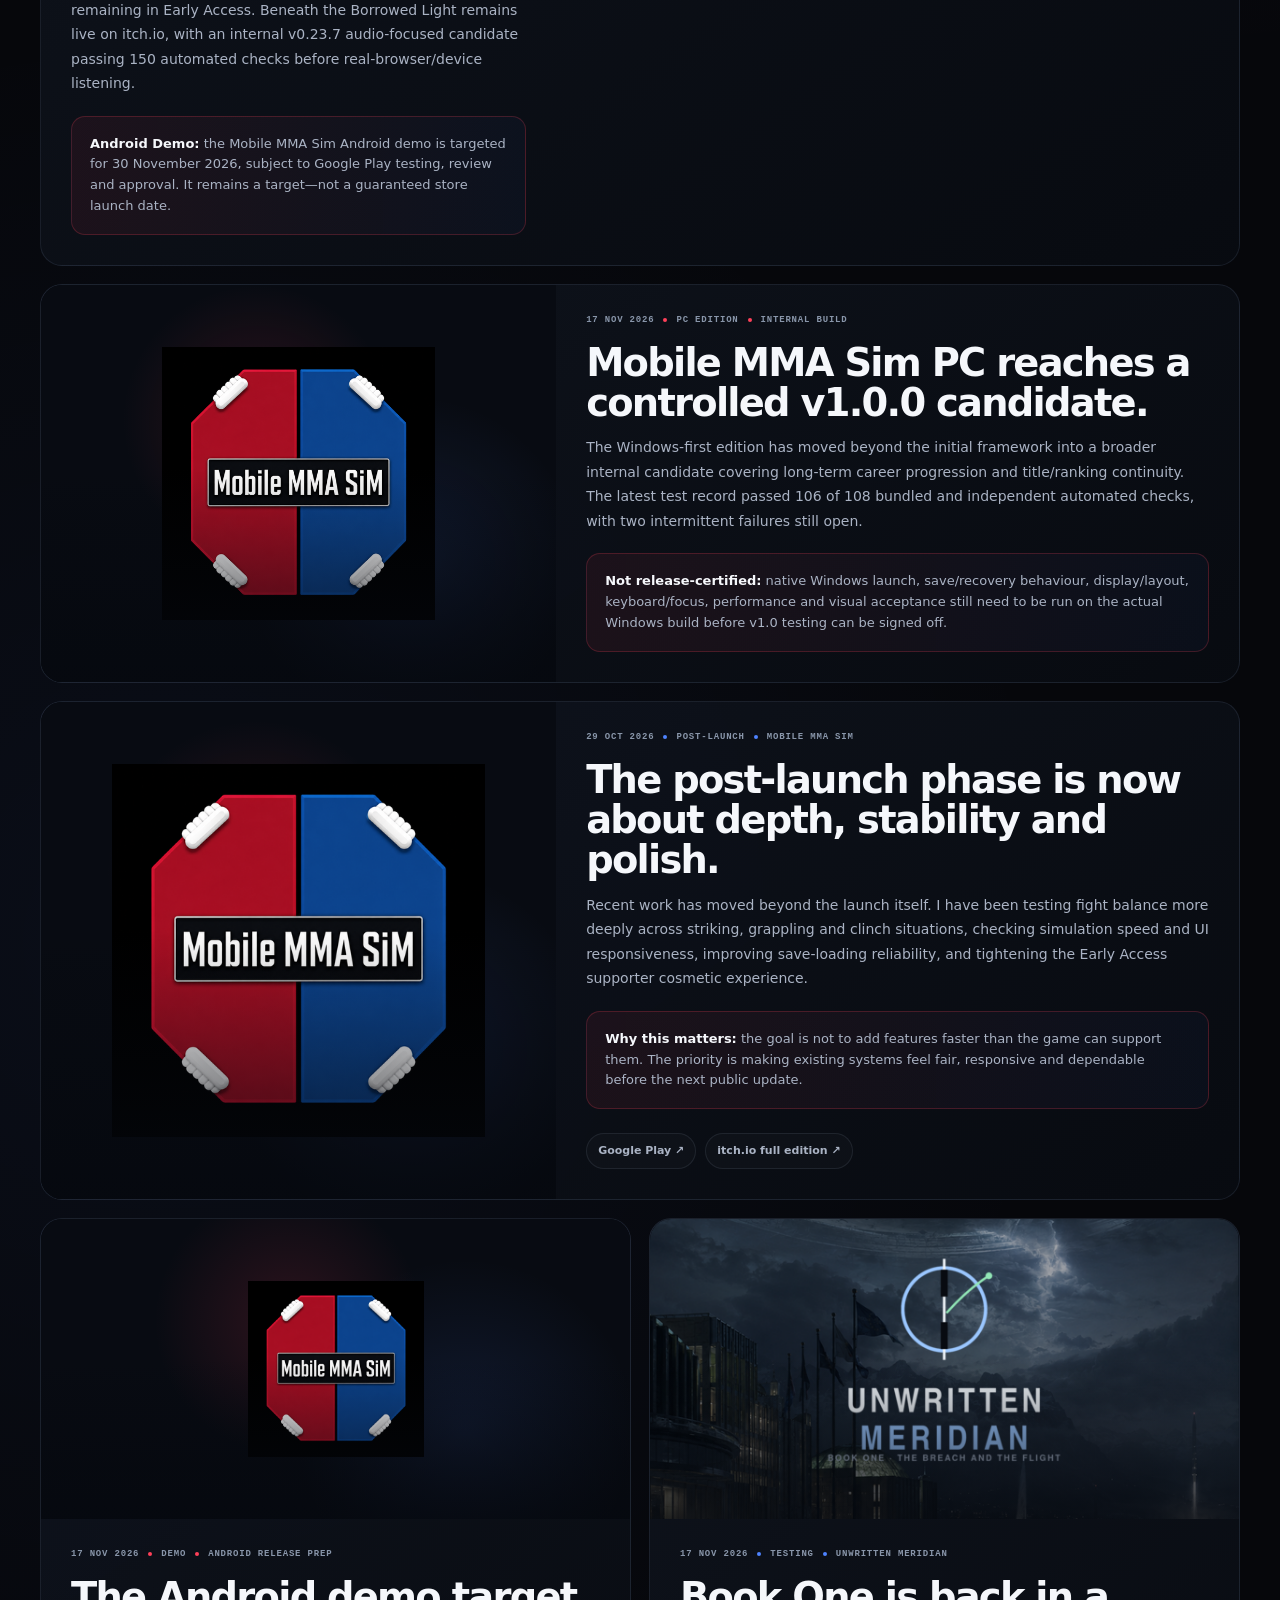
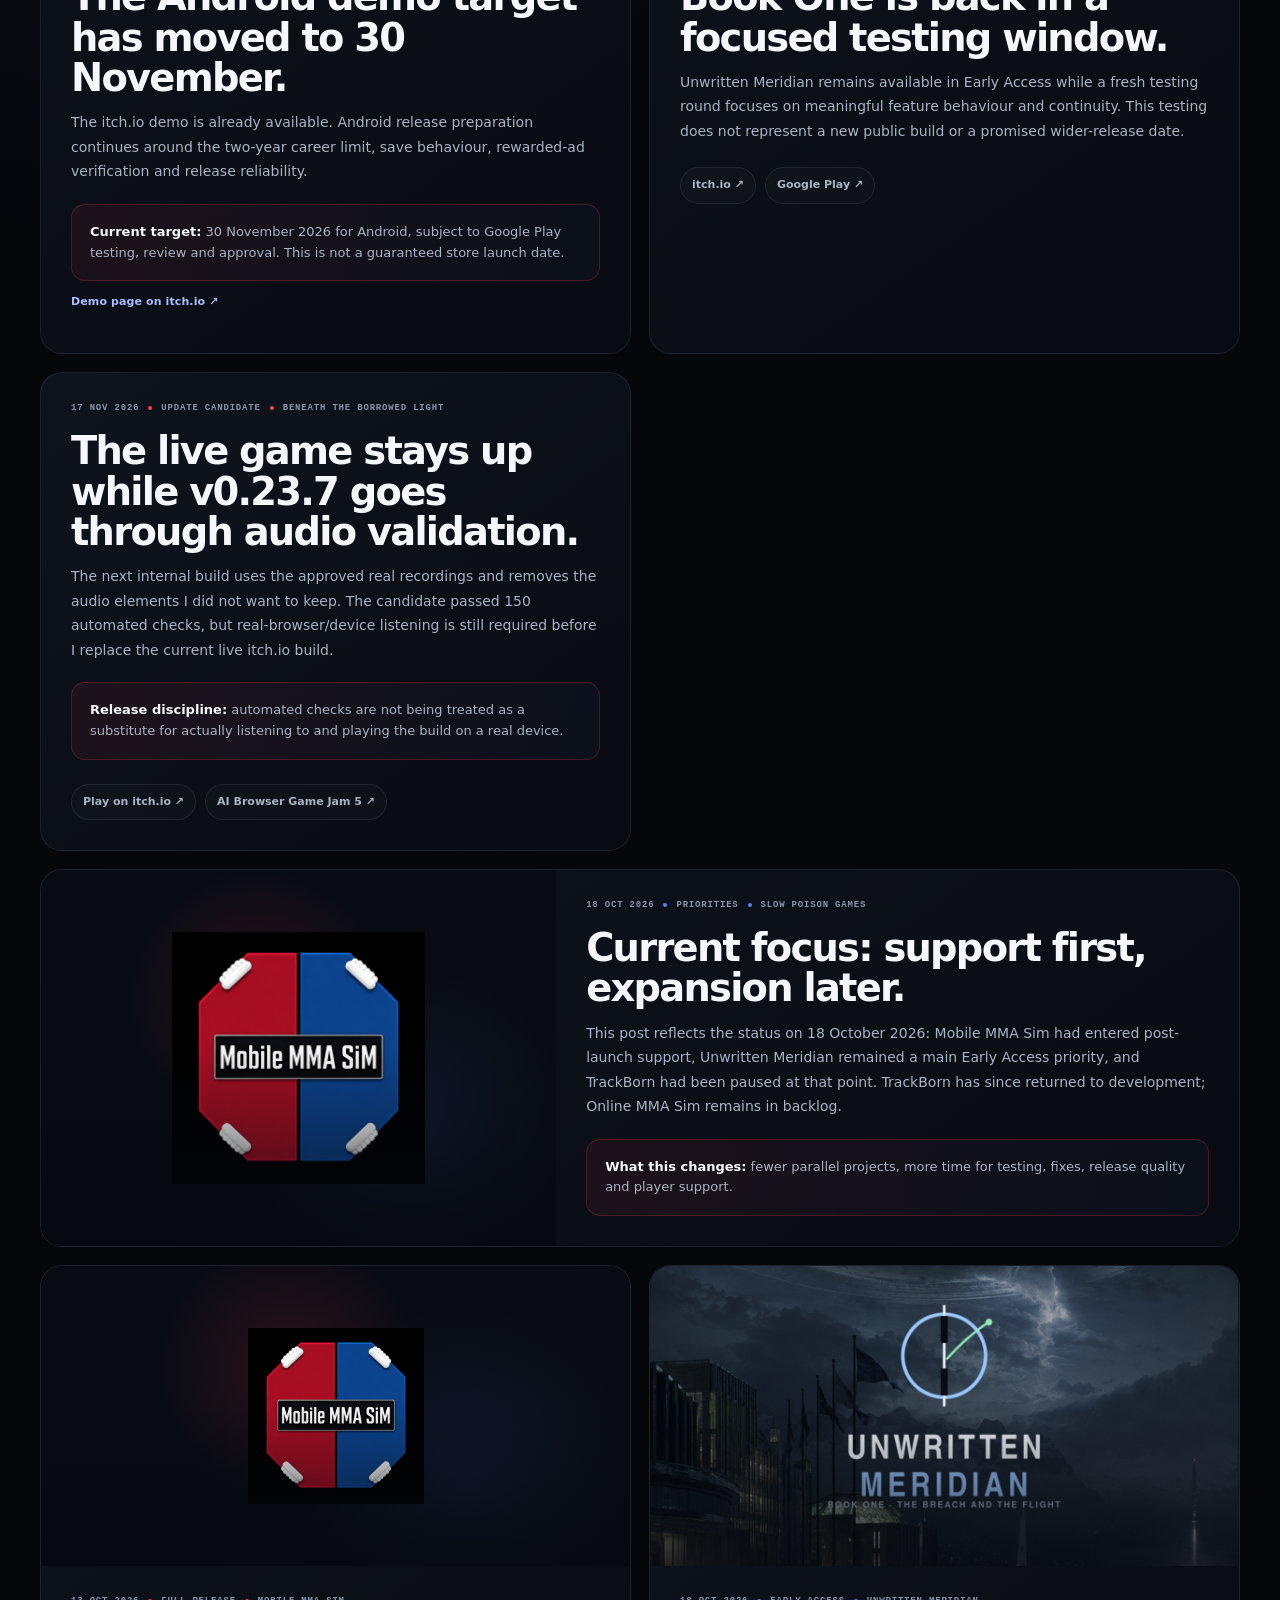
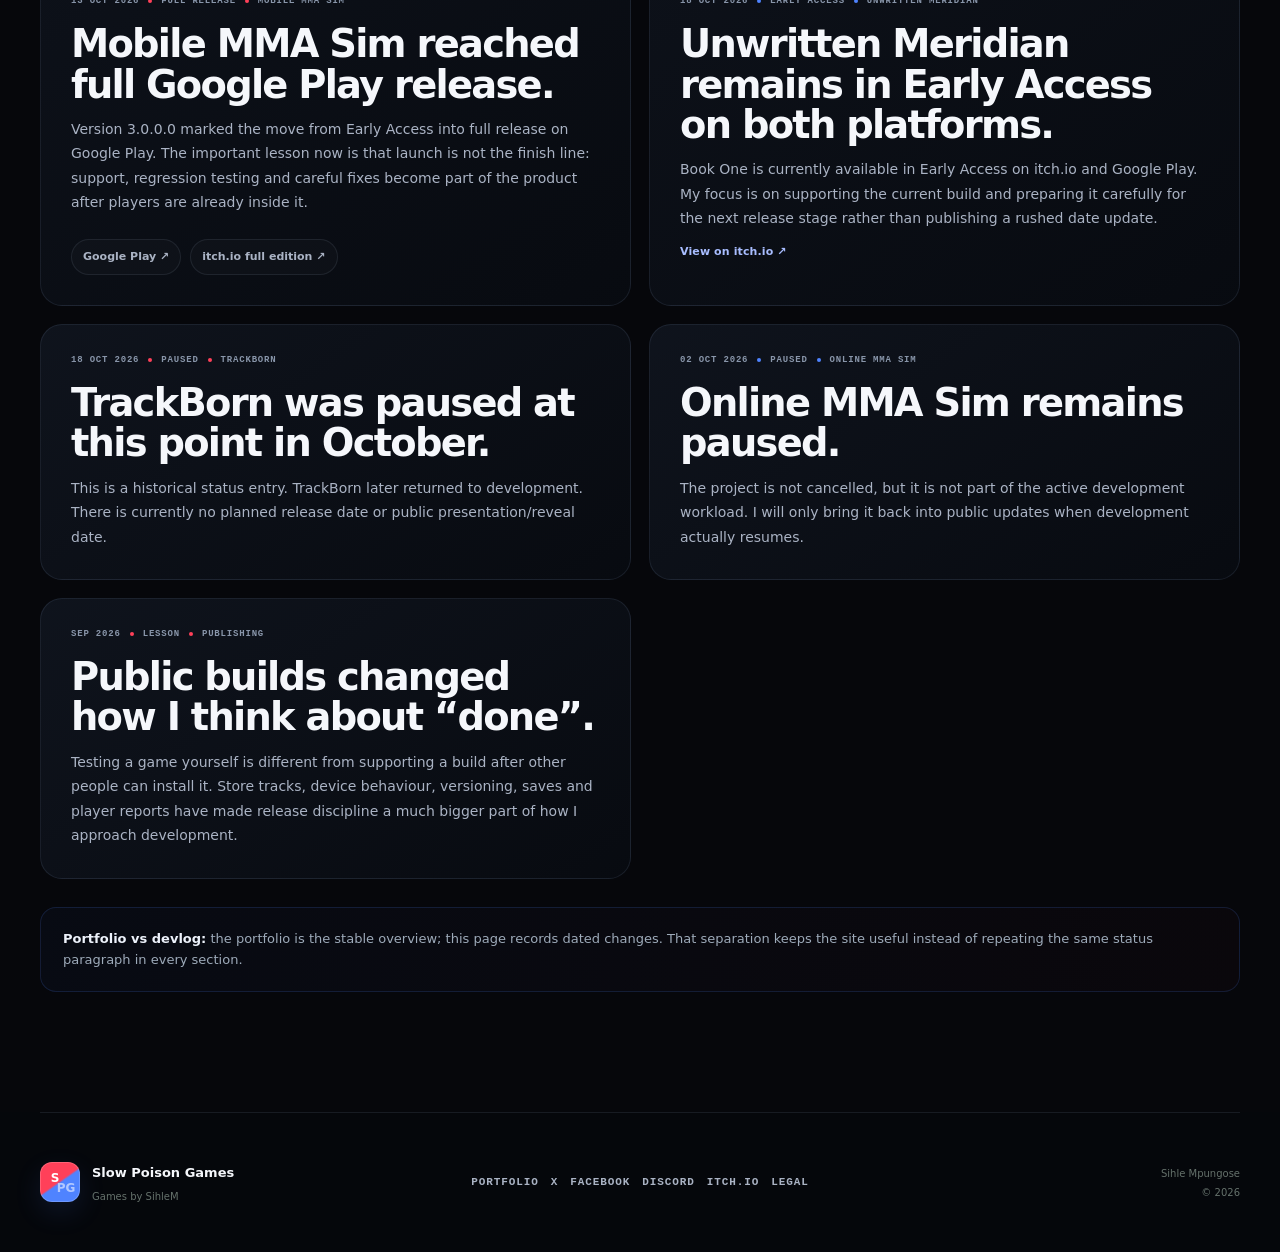
<file: blog.html>
<!DOCTYPE html>
<html lang="en">
<head>
  <meta charset="UTF-8" />
  <meta name="viewport" content="width=device-width, initial-scale=1.0" />
  <meta name="description" content="Slow Poison Games devlog — release notes, development decisions and lessons from SihleM's independent game-development journey." />
  <meta name="theme-color" content="#06070b" />
  <title>Devlog | Slow Poison Games — SihleM</title>
  <link rel="icon" href="assets/favicon.svg" type="image/svg+xml" />
  <link rel="stylesheet" href="styles.css" />
</head>
<body>
  <div class="progress" aria-hidden="true"><span></span></div>
  <div class="page-glow glow-a" aria-hidden="true"></div>
  <div class="page-glow glow-b" aria-hidden="true"></div>

  <header class="site-header" id="top">
    <a class="brand" href="index.html" aria-label="Slow Poison Games — portfolio home">
      <span class="brand-mark" aria-hidden="true"><b>S</b><i>PG</i></span>
      <span class="brand-copy"><strong>Slow Poison Games</strong><small>Games by SihleM</small></span>
    </a>

    <button class="menu-btn" type="button" aria-label="Open navigation" aria-expanded="false"><span></span><span></span></button>

    <nav class="nav" aria-label="Primary navigation">
      <a href="index.html#focus">Now</a>
      <a href="index.html#news">News</a>
      <a href="index.html#projects">Games</a>
      <a href="index.html#roadmap">Roadmap</a>
      <a href="index.html#journey">Journey</a>
      <a href="index.html#skills">Skills</a>
      <a href="index.html#publishing">Publishing</a>
      <a href="index.html#community">Community</a>
      <a class="active" href="blog.html">Devlog</a>
    </nav>

    <span class="header-badge">Dev journal</span>
  </header>

  <main class="blog-main">
    <section class="blog-hero section-shell">
      <div class="blog-hero-copy reveal">
        <p class="eyebrow">SLOW POISON GAMES / DEVLOG</p>
        <h1>Individual updates.<br><span>Not another portfolio page.</span></h1>
        <p>The portfolio explains the bigger picture. The devlog records dated development changes, release preparation, support work and occasional announcements that need more context.</p>
      </div>

      <aside class="blog-hero-panel reveal">
        <small>CURRENT EDITORIAL RULE</small>
        <strong>One post = one meaningful update.</strong>
        <p>I keep these posts focused so visitors can understand what changed without reading the same project summary again.</p>
        <div class="community-inline">
          <a href="https://x.com/PoisonGamesSM" target="_blank" rel="noopener noreferrer">X / Twitter ↗</a>
          <a href="https://www.facebook.com/share/14o7RKUEV2E/" target="_blank" rel="noopener noreferrer">Facebook ↗</a>
          <a href="https://discord.gg/B3WQaUgSg" target="_blank" rel="noopener noreferrer">Discord ↗</a>
        </div>
      </aside>
    </section>

    <section class="blog-section section-shell">
      <div class="blog-section-head reveal">
        <div><p class="eyebrow">LATEST DEVLOG</p><h2>What changed.</h2></div>
        <p>Posts are chronological and intentionally narrower than the main portfolio sections.</p>
      </div>

      <div class="blog-grid">
        <article class="blog-card featured reveal" data-post="november-project-progress">
          <div class="blog-card-body">
            <div class="blog-meta"><span>17 NOV 2026</span><i></i><span>DEVELOPMENT PROGRESS</span><i></i><span>SLOW POISON GAMES</span></div>
            <h3>November progress: live-game support, PC builds and active testing.</h3>
            <p>Mobile MMA Sim mobile reliability has improved after the recent installation, update and save work, with no recent reports of the earlier problems. The separate PC Edition has reached an internal v1.0.0 candidate after long-form automated career testing, but Windows acceptance is still open and the build is not a Steam release.</p>
            <p>TrackBorn is actively developing again: a recent internal PC build reached v0.6.0 and passed automated progression/regression checks, with Windows testing still pending. Seed Isles remains in private development, but I am not publishing a build milestone until there is something appropriately tested and ready to show.</p>
            <p>Unwritten Meridian — Book One is back in focused testing while remaining in Early Access. Beneath the Borrowed Light remains live on itch.io, with an internal v0.23.7 audio-focused candidate passing 150 automated checks before real-browser/device listening.</p>
            <div class="release-callout"><strong>Android Demo:</strong> the Mobile MMA Sim Android demo is targeted for 30 November 2026, subject to Google Play testing, review and approval. It remains a target—not a guaranteed store launch date.</div>
          </div>
        </article>

        <article class="blog-card featured reveal" data-post="mma-pc-v1-candidate">
          <div class="blog-card-media"><img class="logo-contained" src="assets/projects/mobile-mma/icon-512.png" alt="Mobile MMA Sim official artwork" /></div>
          <div class="blog-card-body">
            <div class="blog-meta"><span>17 NOV 2026</span><i></i><span>PC EDITION</span><i></i><span>INTERNAL BUILD</span></div>
            <h3>Mobile MMA Sim PC reaches a controlled v1.0.0 candidate.</h3>
            <p>The Windows-first edition has moved beyond the initial framework into a broader internal candidate covering long-term career progression and title/ranking continuity. The latest test record passed 106 of 108 bundled and independent automated checks, with two intermittent failures still open.</p>
            <div class="release-callout"><strong>Not release-certified:</strong> native Windows launch, save/recovery behaviour, display/layout, keyboard/focus, performance and visual acceptance still need to be run on the actual Windows build before v1.0 testing can be signed off.</div>
          </div>
        </article>


        <article class="blog-card featured reveal" data-post="late-october-mma-support">
          <div class="blog-card-media"><img class="logo-contained" src="assets/projects/mobile-mma/icon-512.png" alt="Mobile MMA Sim official artwork" /></div>
          <div class="blog-card-body">
            <div class="blog-meta"><span>29 OCT 2026</span><i></i><span>POST-LAUNCH</span><i></i><span>MOBILE MMA SIM</span></div>
            <h3>The post-launch phase is now about depth, stability and polish.</h3>
            <p>Recent work has moved beyond the launch itself. I have been testing fight balance more deeply across striking, grappling and clinch situations, checking simulation speed and UI responsiveness, improving save-loading reliability, and tightening the Early Access supporter cosmetic experience.</p>
            <div class="release-callout"><strong>Why this matters:</strong> the goal is not to add features faster than the game can support them. The priority is making existing systems feel fair, responsive and dependable before the next public update.</div>
            <div class="community-inline">
              <a href="https://play.google.com/store/apps/details?id=com.mobilemmasim.myapp" target="_blank" rel="noopener noreferrer">Google Play ↗</a>
              <a href="https://sihlem.itch.io/mobilemmasim-full" target="_blank" rel="noopener noreferrer">itch.io full edition ↗</a>
            </div>
          </div>
        </article>

        <article class="blog-card reveal" data-post="mma-demo-progress">
          <div class="blog-card-media"><img class="logo-contained" src="assets/projects/mobile-mma/icon-512.png" alt="Mobile MMA Sim demo artwork" /></div>
          <div class="blog-card-body">
            <div class="blog-meta"><span>17 NOV 2026</span><i></i><span>DEMO</span><i></i><span>ANDROID RELEASE PREP</span></div>
            <h3>The Android demo target has moved to 30 November.</h3>
            <p>The itch.io demo is already available. Android release preparation continues around the two-year career limit, save behaviour, rewarded-ad verification and release reliability.</p>
            <div class="release-callout"><strong>Current target:</strong> 30 November 2026 for Android, subject to Google Play testing, review and approval. This is not a guaranteed store launch date.</div>
            <a class="project-link" href="https://sihlem.itch.io/mobilemmasim" target="_blank" rel="noopener noreferrer">Demo page on itch.io ↗</a>
          </div>
        </article>

        <article class="blog-card reveal" data-post="unwritten-late-october">
          <div class="blog-card-media"><img src="assets/projects/unwritten-meridian/cover-630x500.png" alt="Unwritten Meridian Book One official cover artwork" /></div>
          <div class="blog-card-body">
            <div class="blog-meta"><span>17 NOV 2026</span><i></i><span>TESTING</span><i></i><span>UNWRITTEN MERIDIAN</span></div>
            <h3>Book One is back in a focused testing window.</h3>
            <p>Unwritten Meridian remains available in Early Access while a fresh testing round focuses on meaningful feature behaviour and continuity. This testing does not represent a new public build or a promised wider-release date.</p>
            <div class="community-inline">
              <a href="https://sihlem.itch.io/unwritten-meridian" target="_blank" rel="noopener noreferrer">itch.io ↗</a>
              <a href="https://play.google.com/store/apps/details?id=com.unwritten_meridian_book1.myapp" target="_blank" rel="noopener noreferrer">Google Play ↗</a>
            </div>
          </div>
        </article>

        <article class="blog-card reveal" data-post="beneath-borrowed-light-release">
          <div class="blog-card-body">
            <div class="blog-meta"><span>17 NOV 2026</span><i></i><span>UPDATE CANDIDATE</span><i></i><span>BENEATH THE BORROWED LIGHT</span></div>
            <h3>The live game stays up while v0.23.7 goes through audio validation.</h3>
            <p>The next internal build uses the approved real recordings and removes the audio elements I did not want to keep. The candidate passed 150 automated checks, but real-browser/device listening is still required before I replace the current live itch.io build.</p>
            <div class="release-callout"><strong>Release discipline:</strong> automated checks are not being treated as a substitute for actually listening to and playing the build on a real device.</div>
            <div class="community-inline">
              <a href="https://sihlem.itch.io/beneath-the-borrowed-light" target="_blank" rel="noopener noreferrer">Play on itch.io ↗</a>
              <a href="https://itch.io/jam/ai-jam-5" target="_blank" rel="noopener noreferrer">AI Browser Game Jam 5 ↗</a>
            </div>
          </div>
        </article>


        <article class="blog-card featured reveal">
          <div class="blog-card-media"><img class="logo-contained" src="assets/projects/mobile-mma/icon-512.png" alt="Mobile MMA Sim official artwork" /></div>
          <div class="blog-card-body">
            <div class="blog-meta"><span>18 OCT 2026</span><i></i><span>PRIORITIES</span><i></i><span>SLOW POISON GAMES</span></div>
            <h3>Current focus: support first, expansion later.</h3>
            <p>This post reflects the status on 18 October 2026: Mobile MMA Sim had entered post-launch support, Unwritten Meridian remained a main Early Access priority, and TrackBorn had been paused at that point. TrackBorn has since returned to development; Online MMA Sim remains in backlog.</p>
            <div class="release-callout"><strong>What this changes:</strong> fewer parallel projects, more time for testing, fixes, release quality and player support.</div>
          </div>
        </article>

        <article class="blog-card reveal">
          <div class="blog-card-media"><img class="logo-contained" src="assets/projects/mobile-mma/icon-512.png" alt="Mobile MMA Sim official artwork" /></div>
          <div class="blog-card-body">
            <div class="blog-meta"><span>13 OCT 2026</span><i></i><span>FULL RELEASE</span><i></i><span>MOBILE MMA SIM</span></div>
            <h3>Mobile MMA Sim reached full Google Play release.</h3>
            <p>Version 3.0.0.0 marked the move from Early Access into full release on Google Play. The important lesson now is that launch is not the finish line: support, regression testing and careful fixes become part of the product after players are already inside it.</p>
            <div class="community-inline">
              <a href="https://play.google.com/store/apps/details?id=com.mobilemmasim.myapp" target="_blank" rel="noopener noreferrer">Google Play ↗</a>
              <a href="https://sihlem.itch.io/mobilemmasim-full" target="_blank" rel="noopener noreferrer">itch.io full edition ↗</a>
            </div>
          </div>
        </article>

        <article class="blog-card reveal">
          <div class="blog-card-media"><img src="assets/projects/unwritten-meridian/cover-630x500.png" alt="Unwritten Meridian Book One cover artwork" /></div>
          <div class="blog-card-body">
            <div class="blog-meta"><span>18 OCT 2026</span><i></i><span>EARLY ACCESS</span><i></i><span>UNWRITTEN MERIDIAN</span></div>
            <h3>Unwritten Meridian remains in Early Access on both platforms.</h3>
            <p>Book One is currently available in Early Access on itch.io and Google Play. My focus is on supporting the current build and preparing it carefully for the next release stage rather than publishing a rushed date update.</p>
            <a class="project-link blue-link" href="https://sihlem.itch.io/unwritten-meridian" target="_blank" rel="noopener noreferrer">View on itch.io ↗</a>
          </div>
        </article>

        <article class="blog-card reveal">
          <div class="blog-card-body">
            <div class="blog-meta"><span>18 OCT 2026</span><i></i><span>PAUSED</span><i></i><span>TRACKBORN</span></div>
            <h3>TrackBorn was paused at this point in October.</h3>
            <p>This is a historical status entry. TrackBorn later returned to development. There is currently no planned release date or public presentation/reveal date.</p>
          </div>
        </article>

        <article class="blog-card reveal">
          <div class="blog-card-body">
            <div class="blog-meta"><span>02 OCT 2026</span><i></i><span>PAUSED</span><i></i><span>ONLINE MMA SIM</span></div>
            <h3>Online MMA Sim remains paused.</h3>
            <p>The project is not cancelled, but it is not part of the active development workload. I will only bring it back into public updates when development actually resumes.</p>
          </div>
        </article>

        <article class="blog-card reveal">
          <div class="blog-card-body">
            <div class="blog-meta"><span>SEP 2026</span><i></i><span>LESSON</span><i></i><span>PUBLISHING</span></div>
            <h3>Public builds changed how I think about “done”.</h3>
            <p>Testing a game yourself is different from supporting a build after other people can install it. Store tracks, device behaviour, versioning, saves and player reports have made release discipline a much bigger part of how I approach development.</p>
          </div>
        </article>
      </div>

      <div class="blog-note reveal"><strong>Portfolio vs devlog:</strong> the portfolio is the stable overview; this page records dated changes. That separation keeps the site useful instead of repeating the same status paragraph in every section.</div>
    </section>
  </main>

  <footer>
    <div class="section-shell footer-inner">
      <div class="footer-brand"><span class="brand-mark" aria-hidden="true"><b>S</b><i>PG</i></span><div><strong>Slow Poison Games</strong><p>Games by SihleM</p></div></div>
      <div class="footer-center">
        <a href="index.html">Portfolio</a>
        <a href="https://x.com/PoisonGamesSM" target="_blank" rel="noopener noreferrer">X</a>
        <a href="https://www.facebook.com/share/14o7RKUEV2E/" target="_blank" rel="noopener noreferrer">Facebook</a>
        <a href="https://discord.gg/B3WQaUgSg" target="_blank" rel="noopener noreferrer">Discord</a>
        <a href="https://sihlem.itch.io/" target="_blank" rel="noopener noreferrer">itch.io</a>
        <a href="legal/index.html">Legal</a>
      </div>
      <div class="footer-note"><p>Sihle Mpungose</p><p>© <span id="year"></span></p></div>
    </div>
  </footer>

  <script src="script.js"></script>
</body>
</html>
</file>
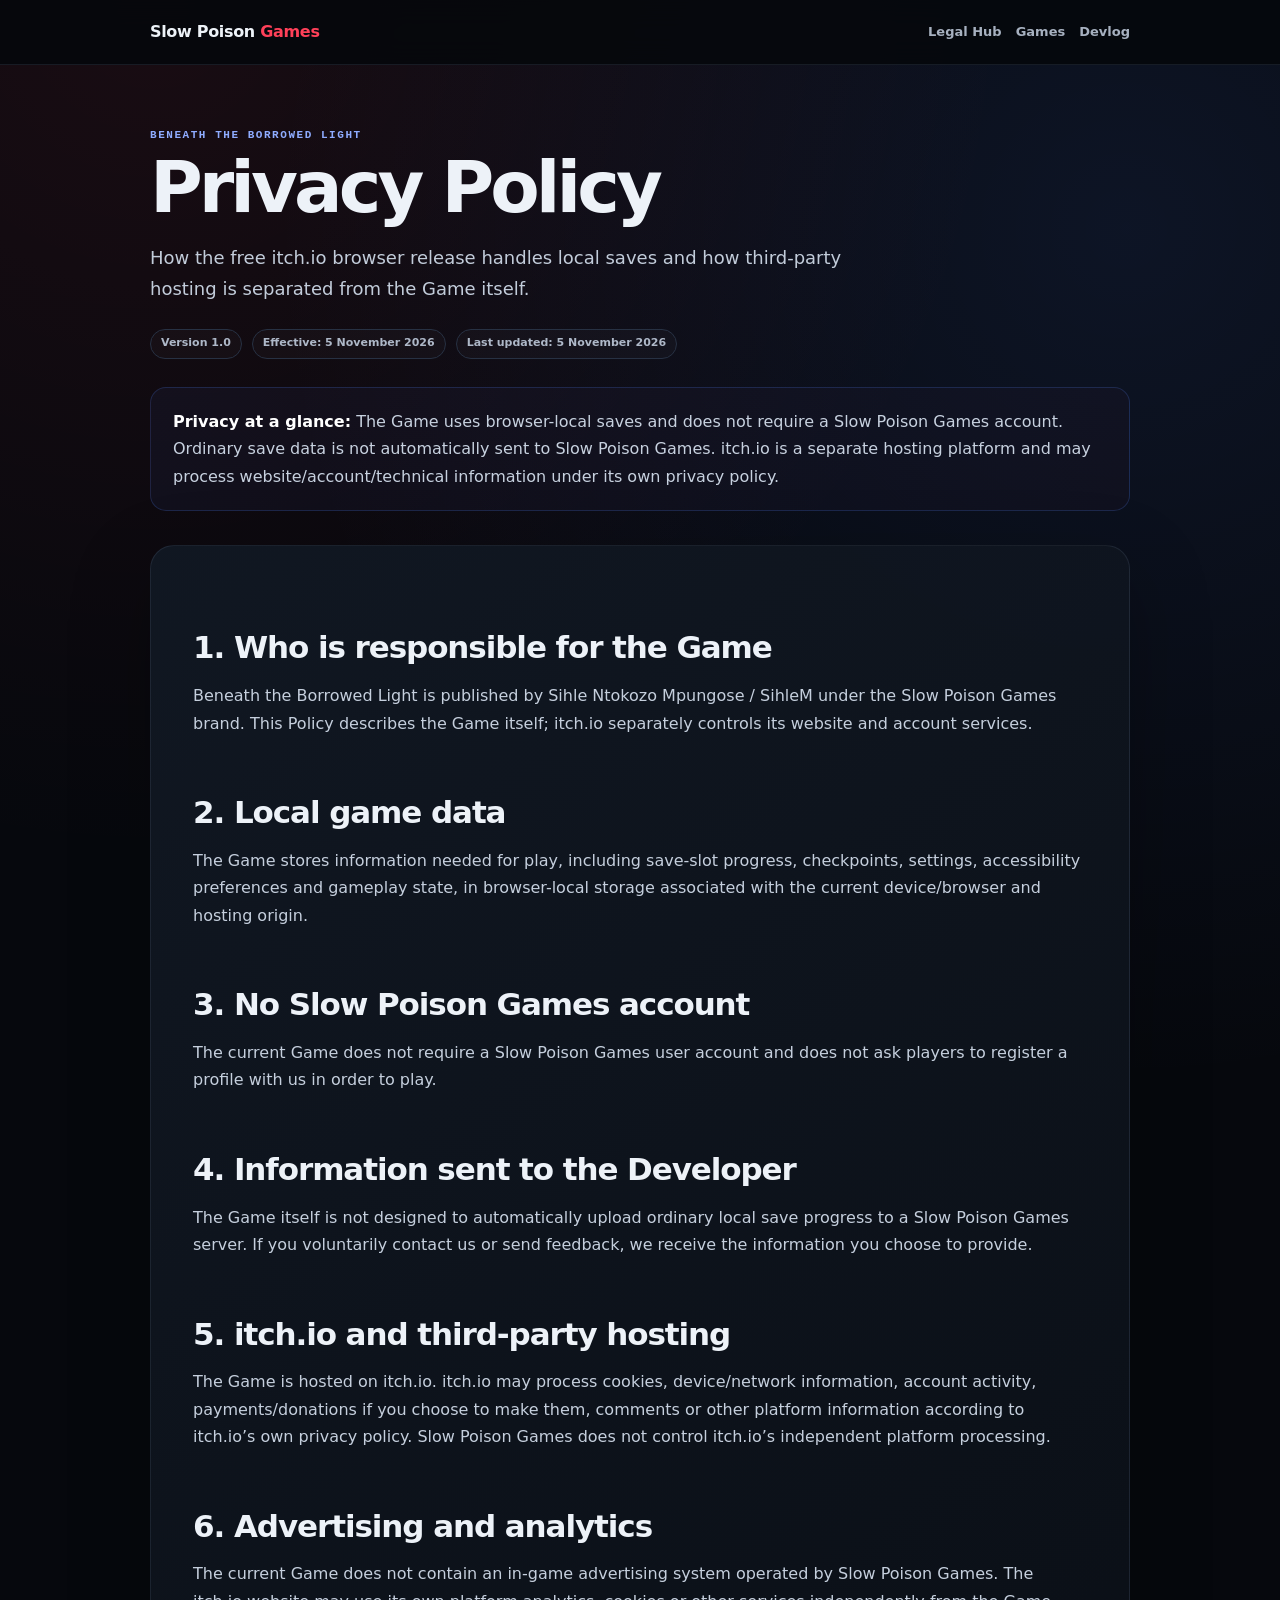
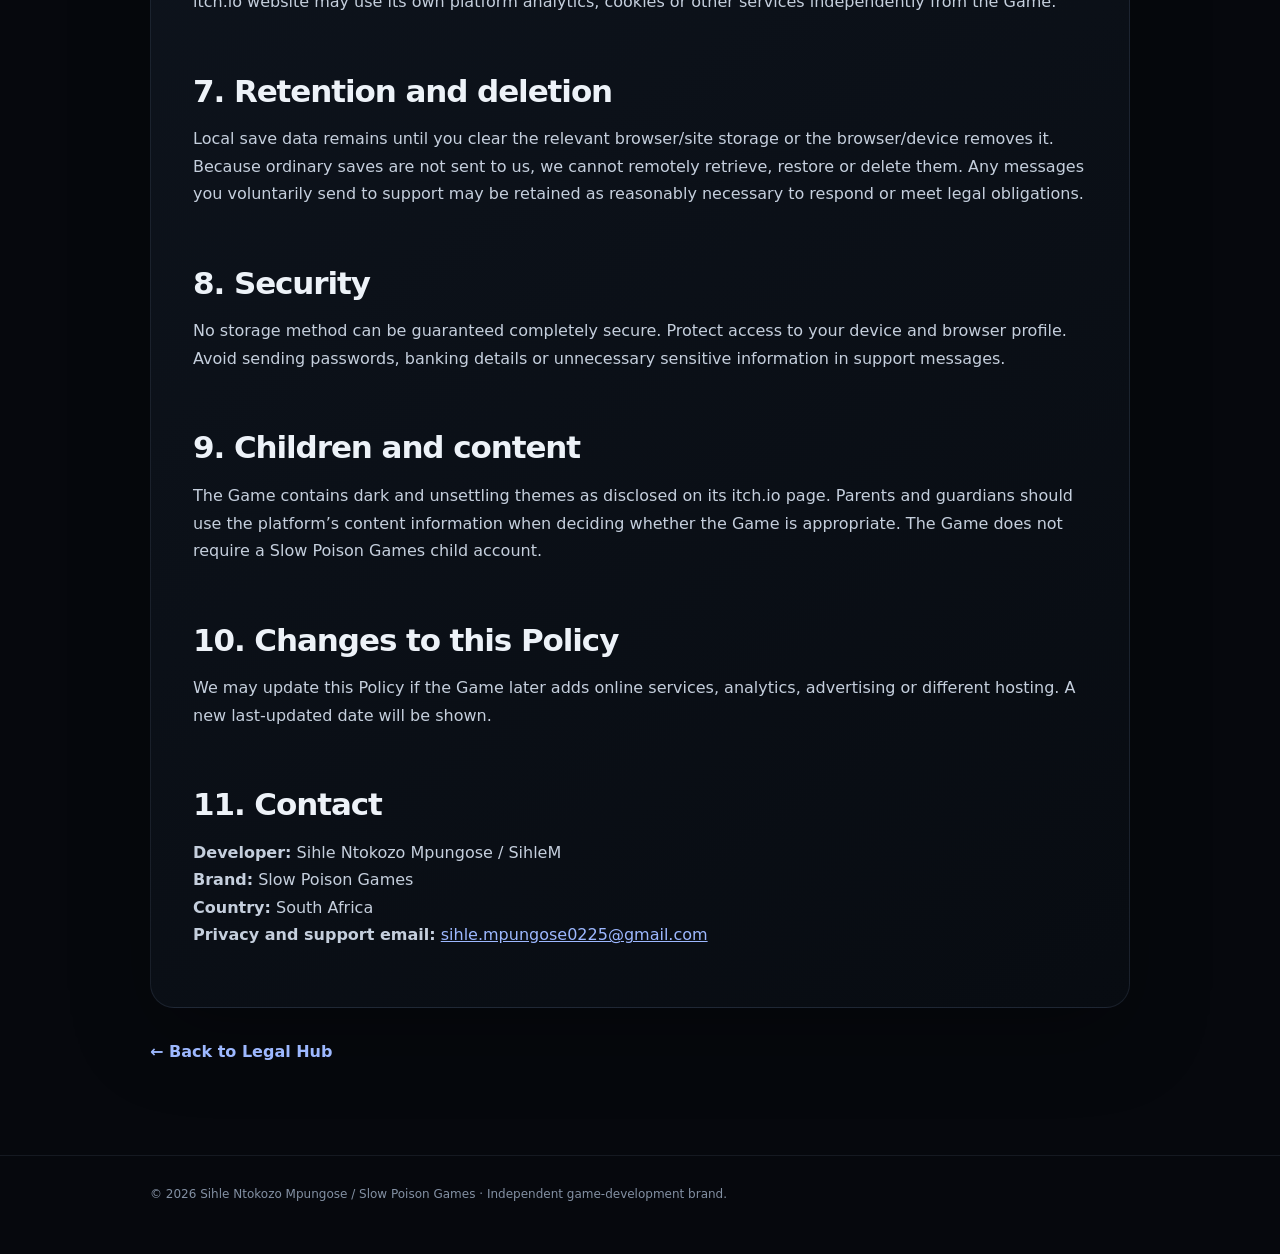
<file: legal/beneath-the-borrowed-light/privacy.html>
<!doctype html>
<html lang="en">
<head>
  <meta charset="utf-8">
  <meta name="viewport" content="width=device-width,initial-scale=1">
  <meta name="theme-color" content="#06080d">
  <meta name="description" content="Privacy Policy for Beneath the Borrowed Light by Slow Poison Games.">
  <title>Beneath the Borrowed Light | Privacy Policy</title>
  <link rel="stylesheet" href="../../legal/legal.css">
</head>
<body>
  <header class="topbar"><div class="wrap"><a class="brand" href="../../index.html">Slow Poison <span>Games</span></a><nav class="nav"><a href="../../legal/index.html">Legal Hub</a><a href="../../index.html#projects">Games</a><a href="../../blog.html">Devlog</a></nav></div></header>
  <main class="wrap">
    <p class="eyebrow">BENEATH THE BORROWED LIGHT</p>
    <h1>Privacy Policy</h1>
    <p class="lead">How the free itch.io browser release handles local saves and how third-party hosting is separated from the Game itself.</p>
    <div class="meta"><span>Version 1.0</span><span>Effective: 5 November 2026</span><span>Last updated: 5 November 2026</span></div>
    <div class="notice"><strong>Privacy at a glance:</strong> The Game uses browser-local saves and does not require a Slow Poison Games account. Ordinary save data is not automatically sent to Slow Poison Games. itch.io is a separate hosting platform and may process website/account/technical information under its own privacy policy.</div><div class="doc">
<section><h2>1. Who is responsible for the Game</h2><p>Beneath the Borrowed Light is published by Sihle Ntokozo Mpungose / SihleM under the Slow Poison Games brand. This Policy describes the Game itself; itch.io separately controls its website and account services.</p></section>
<section><h2>2. Local game data</h2><p>The Game stores information needed for play, including save-slot progress, checkpoints, settings, accessibility preferences and gameplay state, in browser-local storage associated with the current device/browser and hosting origin.</p></section>
<section><h2>3. No Slow Poison Games account</h2><p>The current Game does not require a Slow Poison Games user account and does not ask players to register a profile with us in order to play.</p></section>
<section><h2>4. Information sent to the Developer</h2><p>The Game itself is not designed to automatically upload ordinary local save progress to a Slow Poison Games server. If you voluntarily contact us or send feedback, we receive the information you choose to provide.</p></section>
<section><h2>5. itch.io and third-party hosting</h2><p>The Game is hosted on itch.io. itch.io may process cookies, device/network information, account activity, payments/donations if you choose to make them, comments or other platform information according to itch.io’s own privacy policy. Slow Poison Games does not control itch.io’s independent platform processing.</p></section>
<section><h2>6. Advertising and analytics</h2><p>The current Game does not contain an in-game advertising system operated by Slow Poison Games. The itch.io website may use its own platform analytics, cookies or other services independently from the Game.</p></section>
<section><h2>7. Retention and deletion</h2><p>Local save data remains until you clear the relevant browser/site storage or the browser/device removes it. Because ordinary saves are not sent to us, we cannot remotely retrieve, restore or delete them. Any messages you voluntarily send to support may be retained as reasonably necessary to respond or meet legal obligations.</p></section>
<section><h2>8. Security</h2><p>No storage method can be guaranteed completely secure. Protect access to your device and browser profile. Avoid sending passwords, banking details or unnecessary sensitive information in support messages.</p></section>
<section><h2>9. Children and content</h2><p>The Game contains dark and unsettling themes as disclosed on its itch.io page. Parents and guardians should use the platform’s content information when deciding whether the Game is appropriate. The Game does not require a Slow Poison Games child account.</p></section>
<section><h2>10. Changes to this Policy</h2><p>We may update this Policy if the Game later adds online services, analytics, advertising or different hosting. A new last-updated date will be shown.</p></section>
<section><h2>11. Contact</h2><p><strong>Developer:</strong> Sihle Ntokozo Mpungose / SihleM<br><strong>Brand:</strong> Slow Poison Games<br><strong>Country:</strong> South Africa<br><strong>Privacy and support email:</strong> <a href="mailto:sihle.mpungose0225@gmail.com">sihle.mpungose0225@gmail.com</a></p></section>
</div>
    <a class="back" href="../../legal/index.html">← Back to Legal Hub</a>
  </main>
  <footer><div class="wrap">© 2026 Sihle Ntokozo Mpungose / Slow Poison Games · Independent game-development brand.</div></footer>
</body>
</html>
</file>
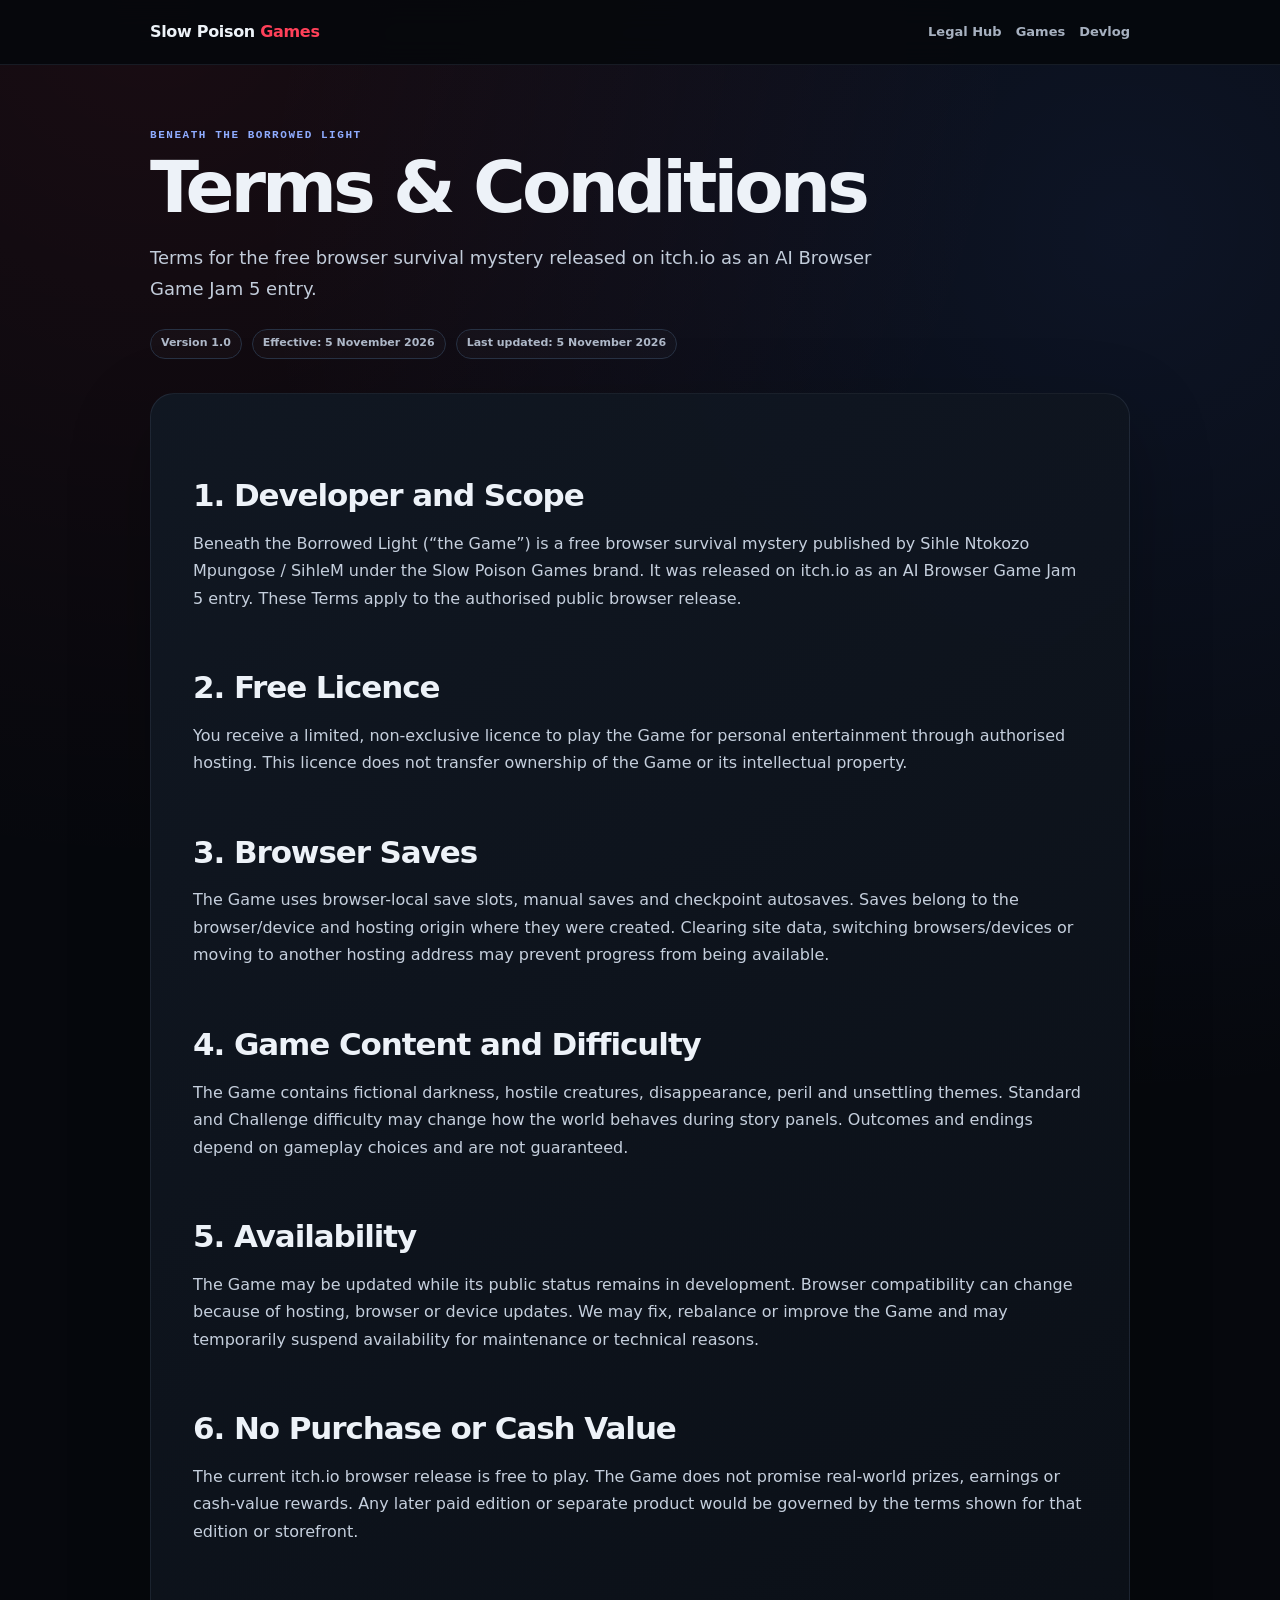
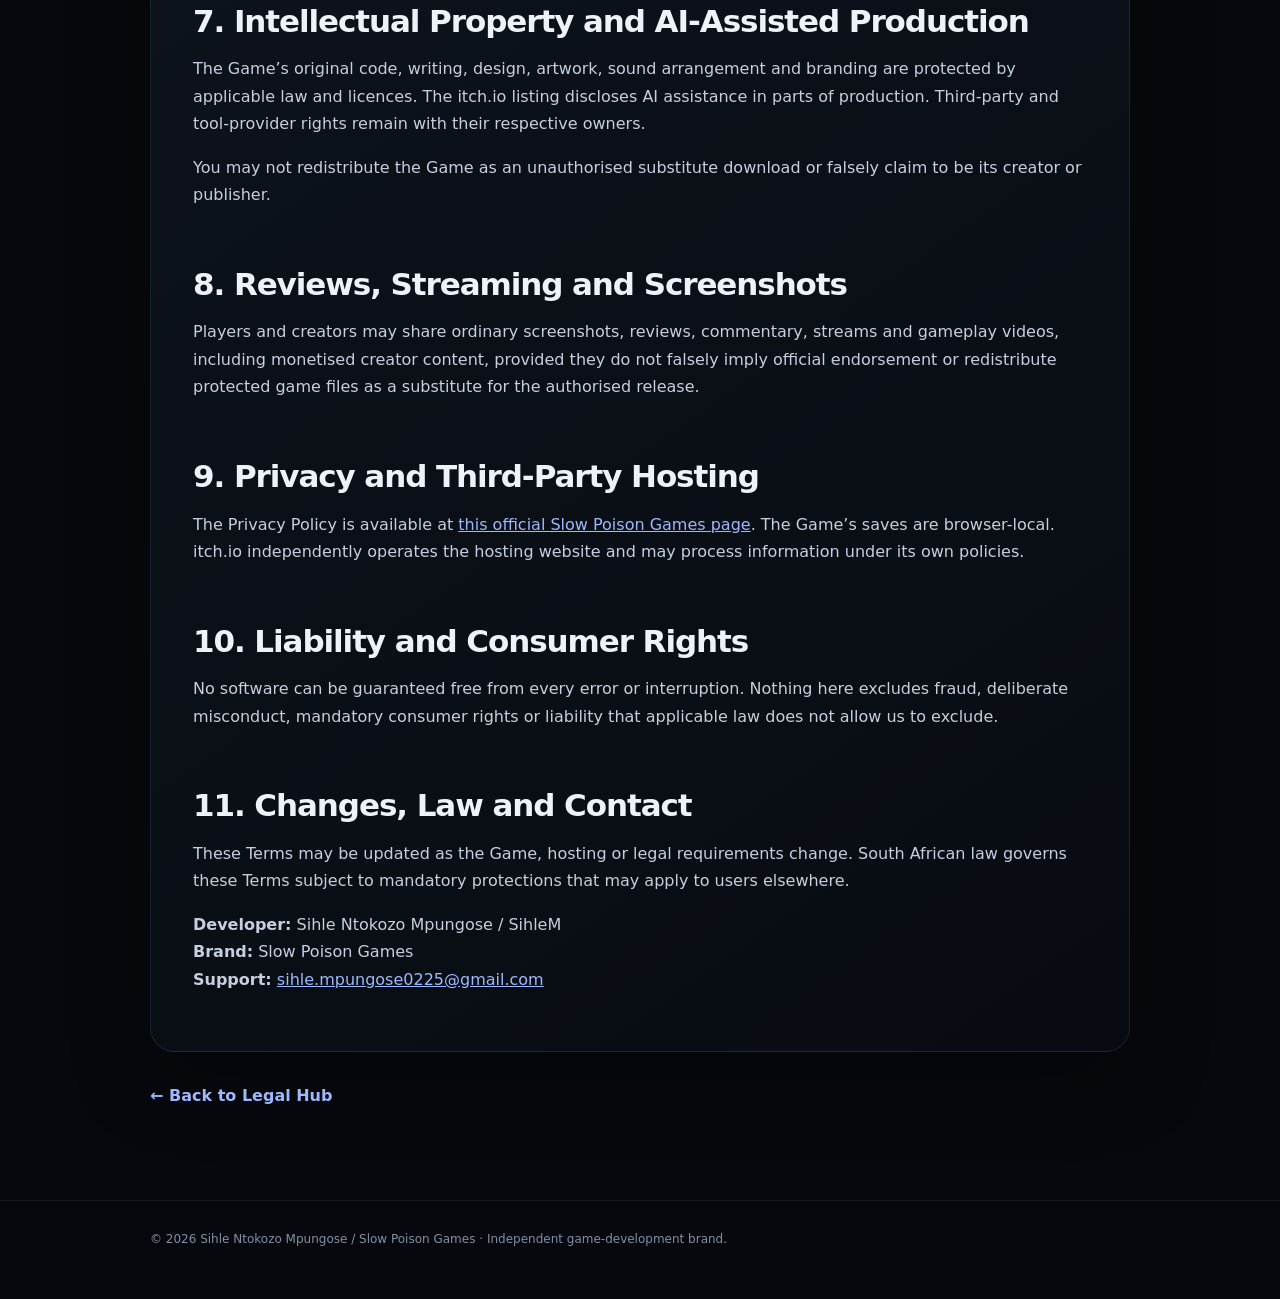
<file: legal/beneath-the-borrowed-light/terms.html>
<!doctype html>
<html lang="en">
<head>
  <meta charset="utf-8">
  <meta name="viewport" content="width=device-width,initial-scale=1">
  <meta name="theme-color" content="#06080d">
  <meta name="description" content="Terms and Conditions for Beneath the Borrowed Light by Slow Poison Games.">
  <title>Beneath the Borrowed Light | Terms & Conditions</title>
  <link rel="stylesheet" href="../../legal/legal.css">
</head>
<body>
  <header class="topbar"><div class="wrap"><a class="brand" href="../../index.html">Slow Poison <span>Games</span></a><nav class="nav"><a href="../../legal/index.html">Legal Hub</a><a href="../../index.html#projects">Games</a><a href="../../blog.html">Devlog</a></nav></div></header>
  <main class="wrap">
    <p class="eyebrow">BENEATH THE BORROWED LIGHT</p>
    <h1>Terms & Conditions</h1>
    <p class="lead">Terms for the free browser survival mystery released on itch.io as an AI Browser Game Jam 5 entry.</p>
    <div class="meta"><span>Version 1.0</span><span>Effective: 5 November 2026</span><span>Last updated: 5 November 2026</span></div>
    <div class="doc">
<section><h2>1. Developer and Scope</h2><p>Beneath the Borrowed Light (“the Game”) is a free browser survival mystery published by Sihle Ntokozo Mpungose / SihleM under the Slow Poison Games brand. It was released on itch.io as an AI Browser Game Jam 5 entry. These Terms apply to the authorised public browser release.</p></section>
<section><h2>2. Free Licence</h2><p>You receive a limited, non-exclusive licence to play the Game for personal entertainment through authorised hosting. This licence does not transfer ownership of the Game or its intellectual property.</p></section>
<section><h2>3. Browser Saves</h2><p>The Game uses browser-local save slots, manual saves and checkpoint autosaves. Saves belong to the browser/device and hosting origin where they were created. Clearing site data, switching browsers/devices or moving to another hosting address may prevent progress from being available.</p></section>
<section><h2>4. Game Content and Difficulty</h2><p>The Game contains fictional darkness, hostile creatures, disappearance, peril and unsettling themes. Standard and Challenge difficulty may change how the world behaves during story panels. Outcomes and endings depend on gameplay choices and are not guaranteed.</p></section>
<section><h2>5. Availability</h2><p>The Game may be updated while its public status remains in development. Browser compatibility can change because of hosting, browser or device updates. We may fix, rebalance or improve the Game and may temporarily suspend availability for maintenance or technical reasons.</p></section>
<section><h2>6. No Purchase or Cash Value</h2><p>The current itch.io browser release is free to play. The Game does not promise real-world prizes, earnings or cash-value rewards. Any later paid edition or separate product would be governed by the terms shown for that edition or storefront.</p></section>
<section><h2>7. Intellectual Property and AI-Assisted Production</h2><p>The Game’s original code, writing, design, artwork, sound arrangement and branding are protected by applicable law and licences. The itch.io listing discloses AI assistance in parts of production. Third-party and tool-provider rights remain with their respective owners.</p><p>You may not redistribute the Game as an unauthorised substitute download or falsely claim to be its creator or publisher.</p></section>
<section><h2>8. Reviews, Streaming and Screenshots</h2><p>Players and creators may share ordinary screenshots, reviews, commentary, streams and gameplay videos, including monetised creator content, provided they do not falsely imply official endorsement or redistribute protected game files as a substitute for the authorised release.</p></section>
<section><h2>9. Privacy and Third-Party Hosting</h2><p>The Privacy Policy is available at <a href="privacy.html">this official Slow Poison Games page</a>. The Game’s saves are browser-local. itch.io independently operates the hosting website and may process information under its own policies.</p></section>
<section><h2>10. Liability and Consumer Rights</h2><p>No software can be guaranteed free from every error or interruption. Nothing here excludes fraud, deliberate misconduct, mandatory consumer rights or liability that applicable law does not allow us to exclude.</p></section>
<section><h2>11. Changes, Law and Contact</h2><p>These Terms may be updated as the Game, hosting or legal requirements change. South African law governs these Terms subject to mandatory protections that may apply to users elsewhere.</p><p><strong>Developer:</strong> Sihle Ntokozo Mpungose / SihleM<br><strong>Brand:</strong> Slow Poison Games<br><strong>Support:</strong> <a href="mailto:sihle.mpungose0225@gmail.com">sihle.mpungose0225@gmail.com</a></p></section>
</div>
    <a class="back" href="../../legal/index.html">← Back to Legal Hub</a>
  </main>
  <footer><div class="wrap">© 2026 Sihle Ntokozo Mpungose / Slow Poison Games · Independent game-development brand.</div></footer>
</body>
</html>
</file>
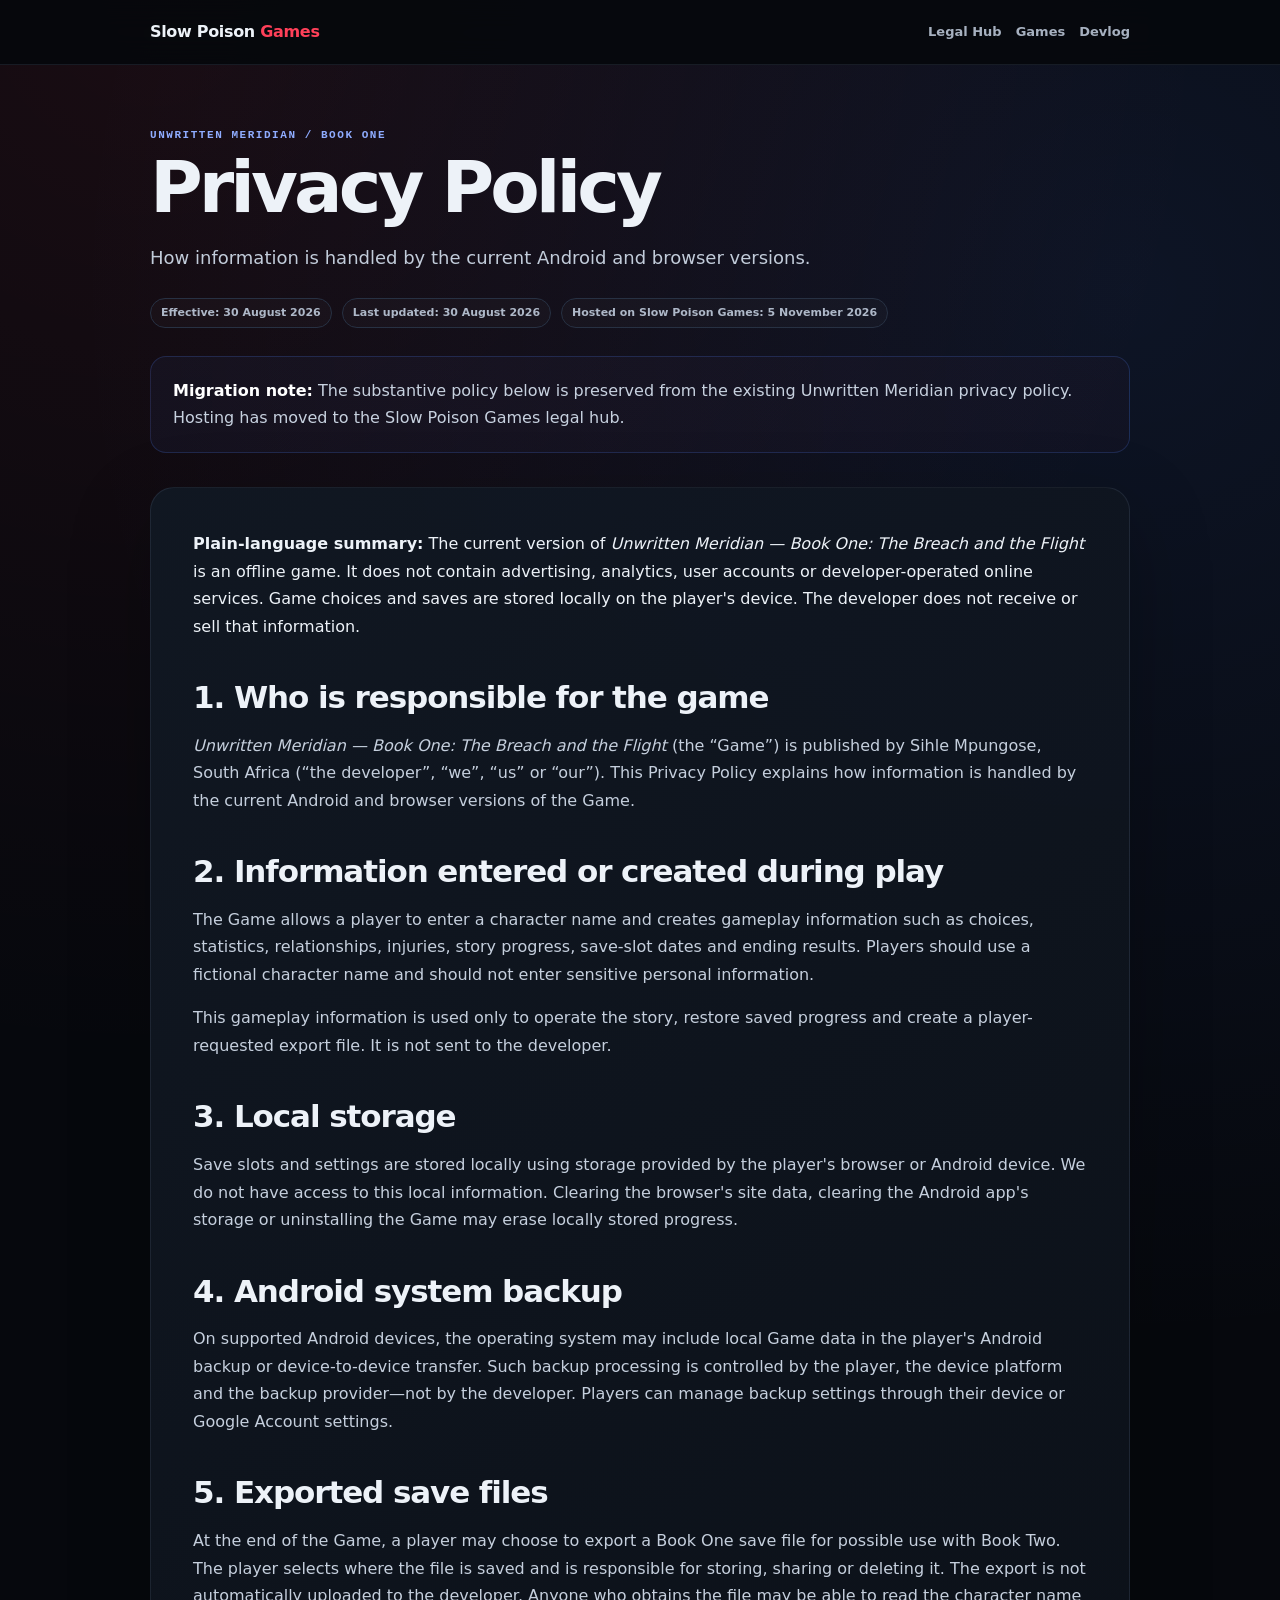
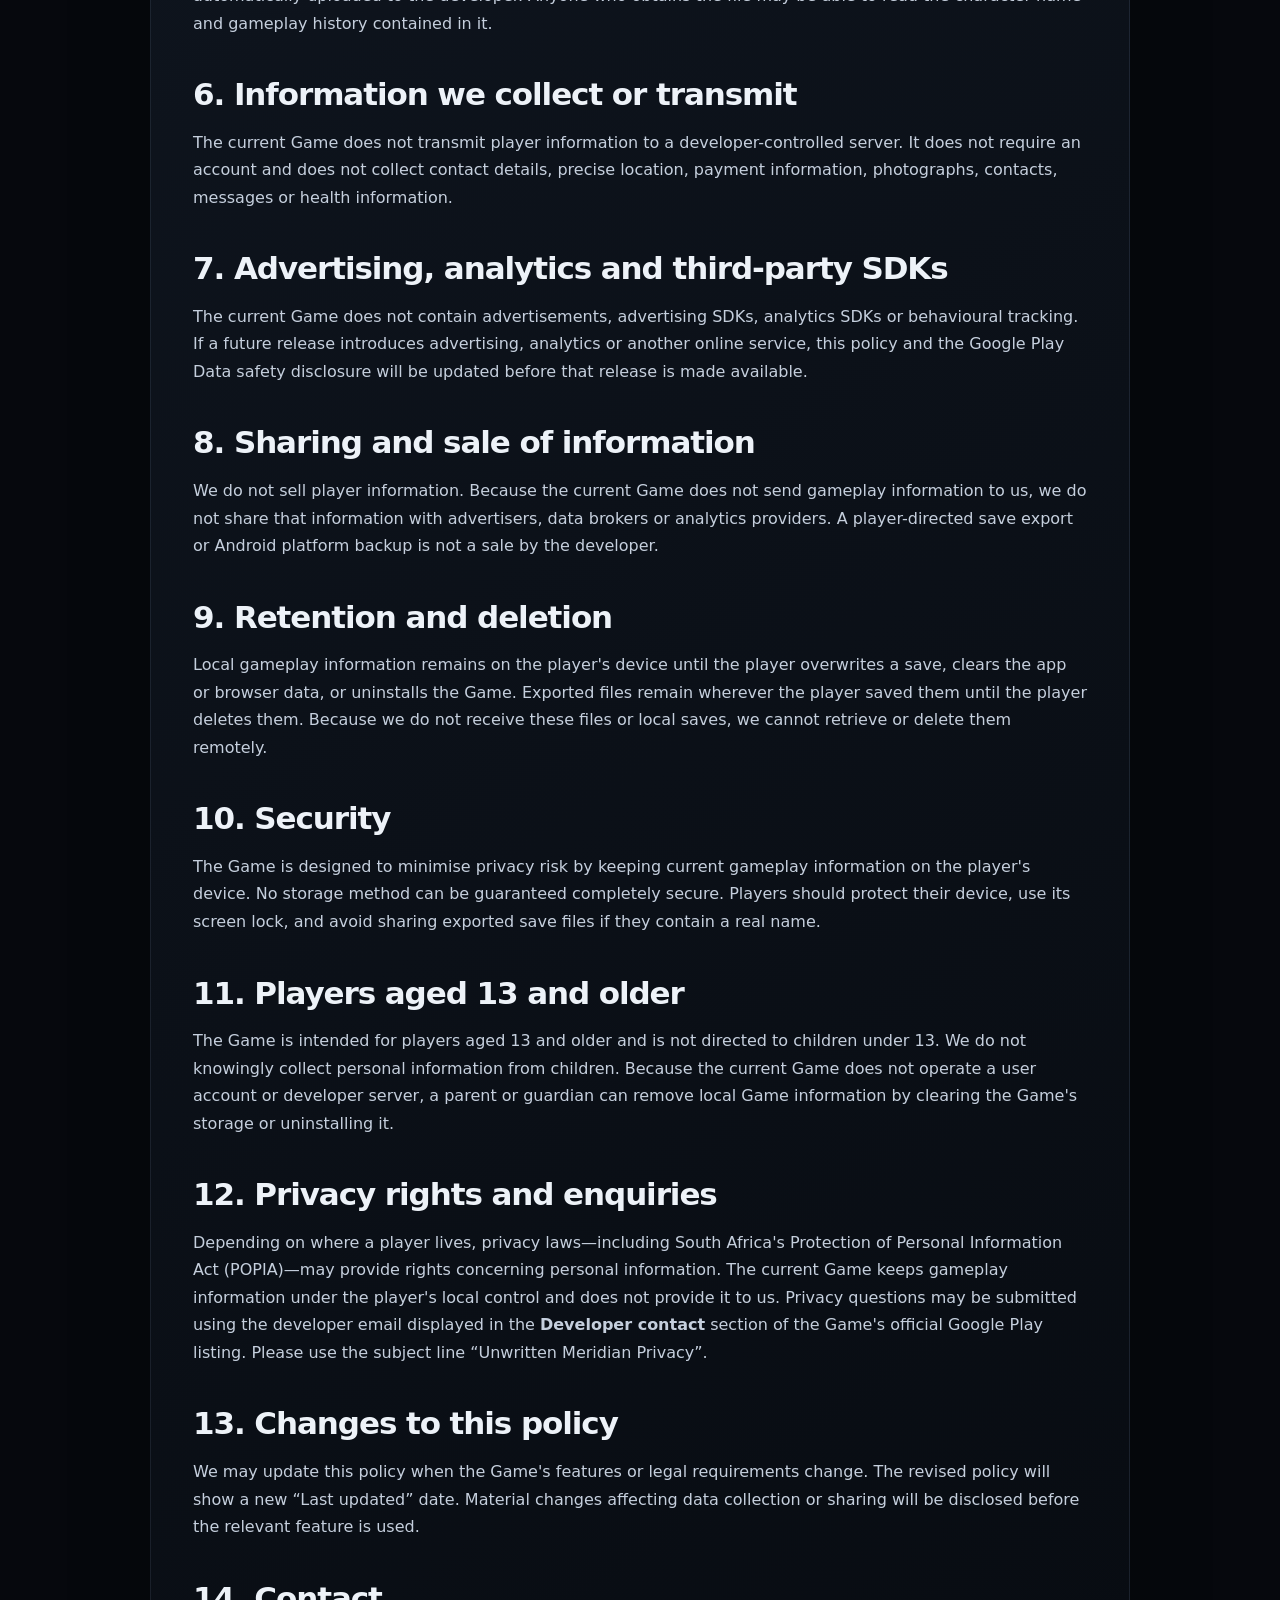
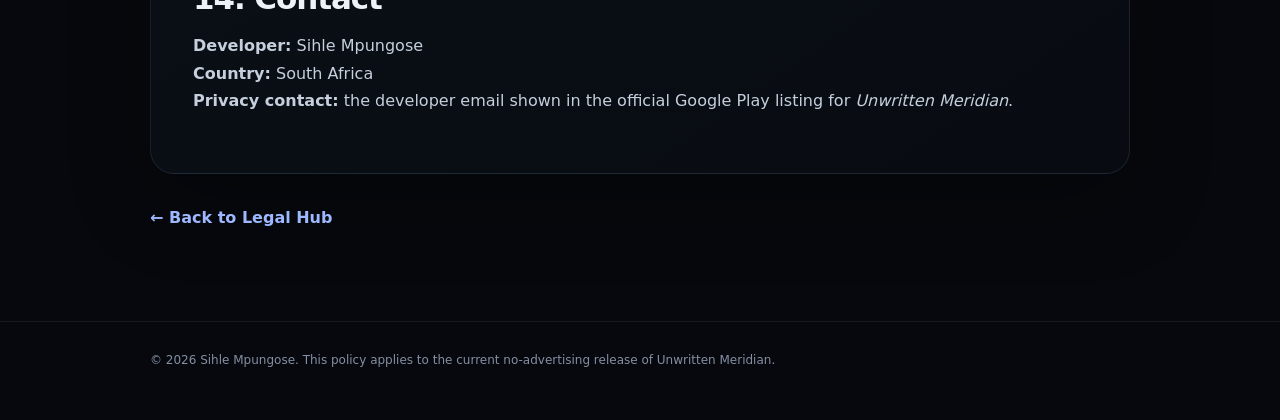
<file: legal/unwritten-meridian/privacy.html>
<!doctype html>
<html lang="en">
<head>
  <meta charset="utf-8">
  <meta name="viewport" content="width=device-width,initial-scale=1">
  <meta name="theme-color" content="#06080d">
  <meta name="description" content="Privacy Policy for Unwritten Meridian — Book One by Slow Poison Games / SihleM.">
  <title>Unwritten Meridian Book One | Privacy Policy</title>
  <link rel="stylesheet" href="../../legal/legal.css">
</head>
<body>
<header class="topbar"><div class="wrap"><a class="brand" href="../../index.html">Slow Poison <span>Games</span></a><nav class="nav"><a href="../../legal/index.html">Legal Hub</a><a href="../../index.html#projects">Games</a><a href="../../blog.html">Devlog</a></nav></div></header>
<main class="wrap">
  <p class="eyebrow">UNWRITTEN MERIDIAN / BOOK ONE</p>
  <h1>Privacy Policy</h1>
  <p class="lead">How information is handled by the current Android and browser versions.</p>
  <div class="meta"><span>Effective: 30 August 2026</span><span>Last updated: 30 August 2026</span><span>Hosted on Slow Poison Games: 5 November 2026</span></div>
  <div class="notice"><strong>Migration note:</strong> The substantive policy below is preserved from the existing Unwritten Meridian privacy policy. Hosting has moved to the Slow Poison Games legal hub.</div>
  <div class="doc">
  

  <div class="summary"><strong>Plain-language summary:</strong> The current version of <em>Unwritten Meridian — Book One: The Breach and the Flight</em> is an offline game. It does not contain advertising, analytics, user accounts or developer-operated online services. Game choices and saves are stored locally on the player's device. The developer does not receive or sell that information.</div>

  <h2>1. Who is responsible for the game</h2>
  <p><em>Unwritten Meridian — Book One: The Breach and the Flight</em> (the “Game”) is published by Sihle Mpungose, South Africa (“the developer”, “we”, “us” or “our”). This Privacy Policy explains how information is handled by the current Android and browser versions of the Game.</p>

  <h2>2. Information entered or created during play</h2>
  <p>The Game allows a player to enter a character name and creates gameplay information such as choices, statistics, relationships, injuries, story progress, save-slot dates and ending results. Players should use a fictional character name and should not enter sensitive personal information.</p>
  <p>This gameplay information is used only to operate the story, restore saved progress and create a player-requested export file. It is not sent to the developer.</p>

  <h2>3. Local storage</h2>
  <p>Save slots and settings are stored locally using storage provided by the player's browser or Android device. We do not have access to this local information. Clearing the browser's site data, clearing the Android app's storage or uninstalling the Game may erase locally stored progress.</p>

  <h2>4. Android system backup</h2>
  <p>On supported Android devices, the operating system may include local Game data in the player's Android backup or device-to-device transfer. Such backup processing is controlled by the player, the device platform and the backup provider—not by the developer. Players can manage backup settings through their device or Google Account settings.</p>

  <h2>5. Exported save files</h2>
  <p>At the end of the Game, a player may choose to export a Book One save file for possible use with Book Two. The player selects where the file is saved and is responsible for storing, sharing or deleting it. The export is not automatically uploaded to the developer. Anyone who obtains the file may be able to read the character name and gameplay history contained in it.</p>

  <h2>6. Information we collect or transmit</h2>
  <p>The current Game does not transmit player information to a developer-controlled server. It does not require an account and does not collect contact details, precise location, payment information, photographs, contacts, messages or health information.</p>

  <h2>7. Advertising, analytics and third-party SDKs</h2>
  <p>The current Game does not contain advertisements, advertising SDKs, analytics SDKs or behavioural tracking. If a future release introduces advertising, analytics or another online service, this policy and the Google Play Data safety disclosure will be updated before that release is made available.</p>

  <h2>8. Sharing and sale of information</h2>
  <p>We do not sell player information. Because the current Game does not send gameplay information to us, we do not share that information with advertisers, data brokers or analytics providers. A player-directed save export or Android platform backup is not a sale by the developer.</p>

  <h2>9. Retention and deletion</h2>
  <p>Local gameplay information remains on the player's device until the player overwrites a save, clears the app or browser data, or uninstalls the Game. Exported files remain wherever the player saved them until the player deletes them. Because we do not receive these files or local saves, we cannot retrieve or delete them remotely.</p>

  <h2>10. Security</h2>
  <p>The Game is designed to minimise privacy risk by keeping current gameplay information on the player's device. No storage method can be guaranteed completely secure. Players should protect their device, use its screen lock, and avoid sharing exported save files if they contain a real name.</p>

  <h2>11. Players aged 13 and older</h2>
  <p>The Game is intended for players aged 13 and older and is not directed to children under 13. We do not knowingly collect personal information from children. Because the current Game does not operate a user account or developer server, a parent or guardian can remove local Game information by clearing the Game's storage or uninstalling it.</p>

  <h2>12. Privacy rights and enquiries</h2>
  <p>Depending on where a player lives, privacy laws—including South Africa's Protection of Personal Information Act (POPIA)—may provide rights concerning personal information. The current Game keeps gameplay information under the player's local control and does not provide it to us. Privacy questions may be submitted using the developer email displayed in the <strong>Developer contact</strong> section of the Game's official Google Play listing. Please use the subject line “Unwritten Meridian Privacy”.</p>

  <h2>13. Changes to this policy</h2>
  <p>We may update this policy when the Game's features or legal requirements change. The revised policy will show a new “Last updated” date. Material changes affecting data collection or sharing will be disclosed before the relevant feature is used.</p>

  <h2>14. Contact</h2>
  <p><strong>Developer:</strong> Sihle Mpungose<br><strong>Country:</strong> South Africa<br><strong>Privacy contact:</strong> the developer email shown in the official Google Play listing for <em>Unwritten Meridian</em>.</p>

  
</div>
  <a class="back" href="../../legal/index.html">← Back to Legal Hub</a>
</main>
<footer><div class="wrap">© 2026 Sihle Mpungose. This policy applies to the current no-advertising release of Unwritten Meridian.</div></footer>
</body>
</html>
</file>
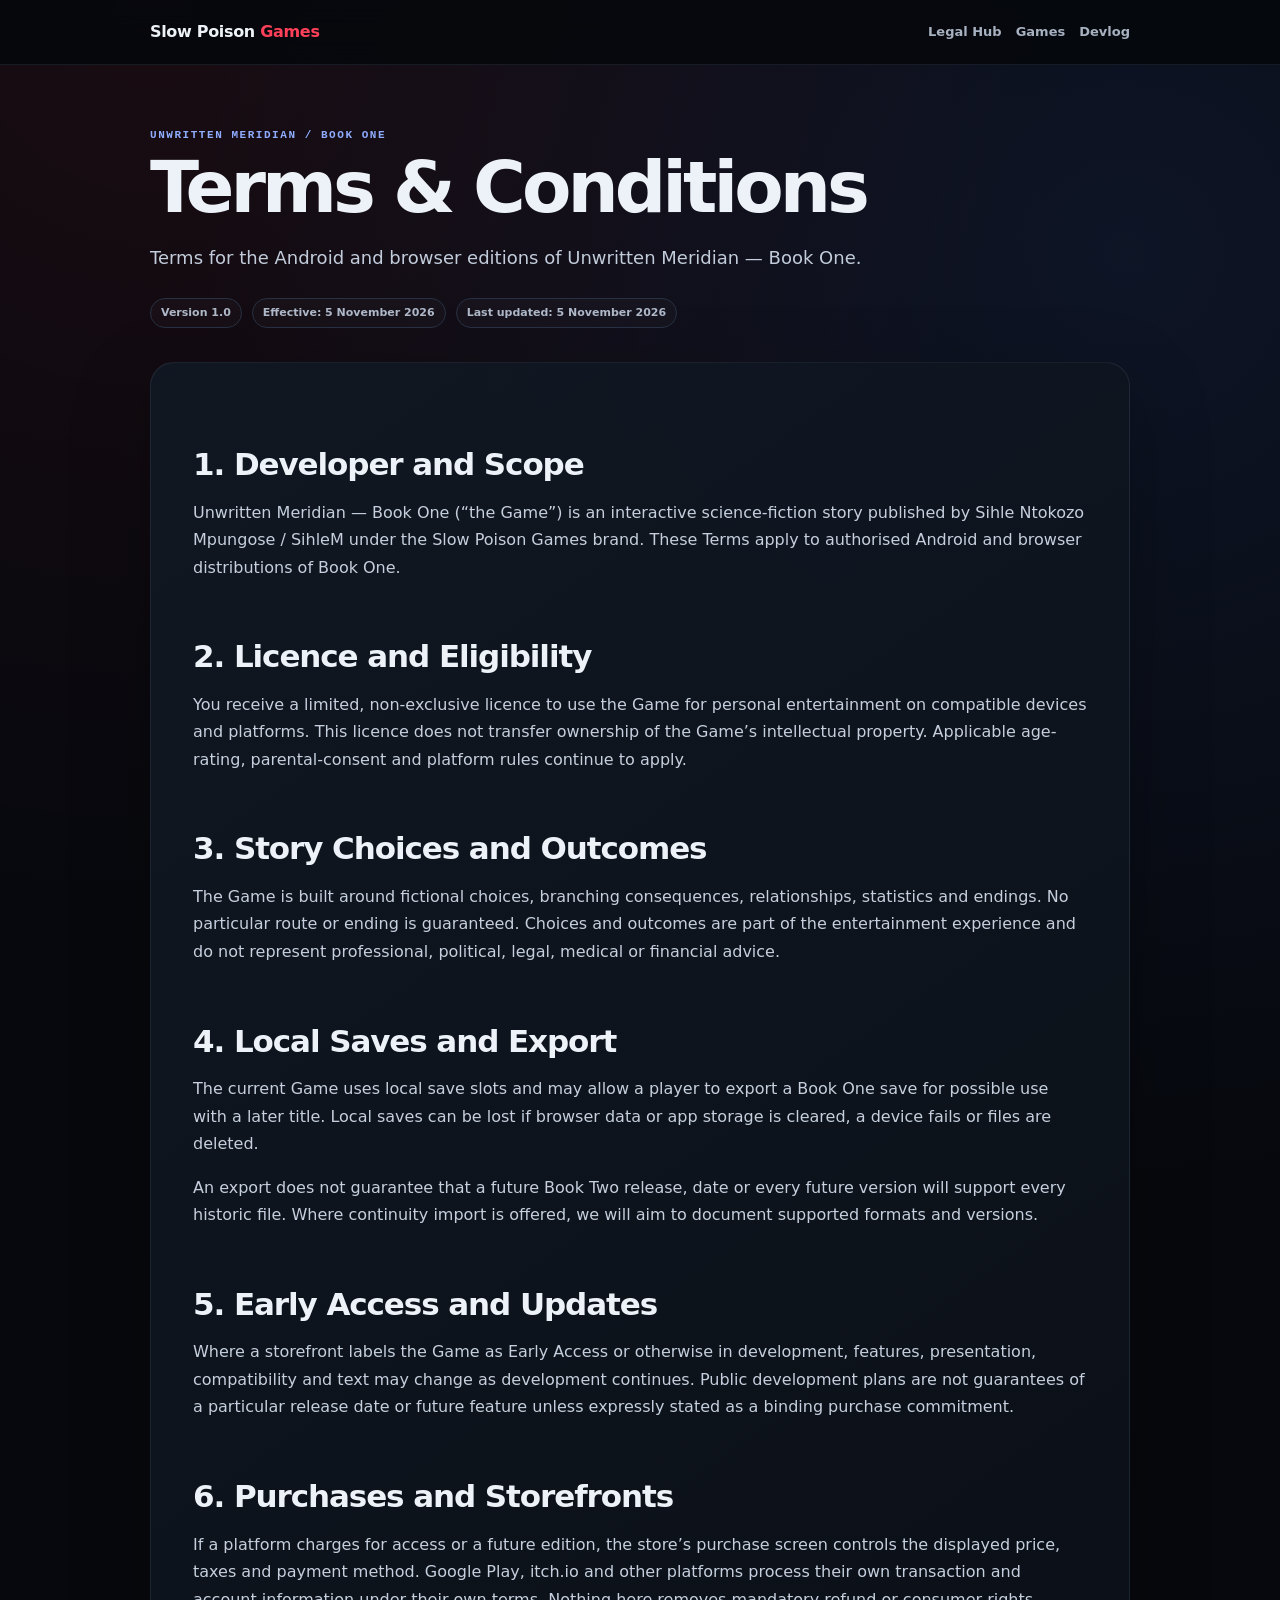
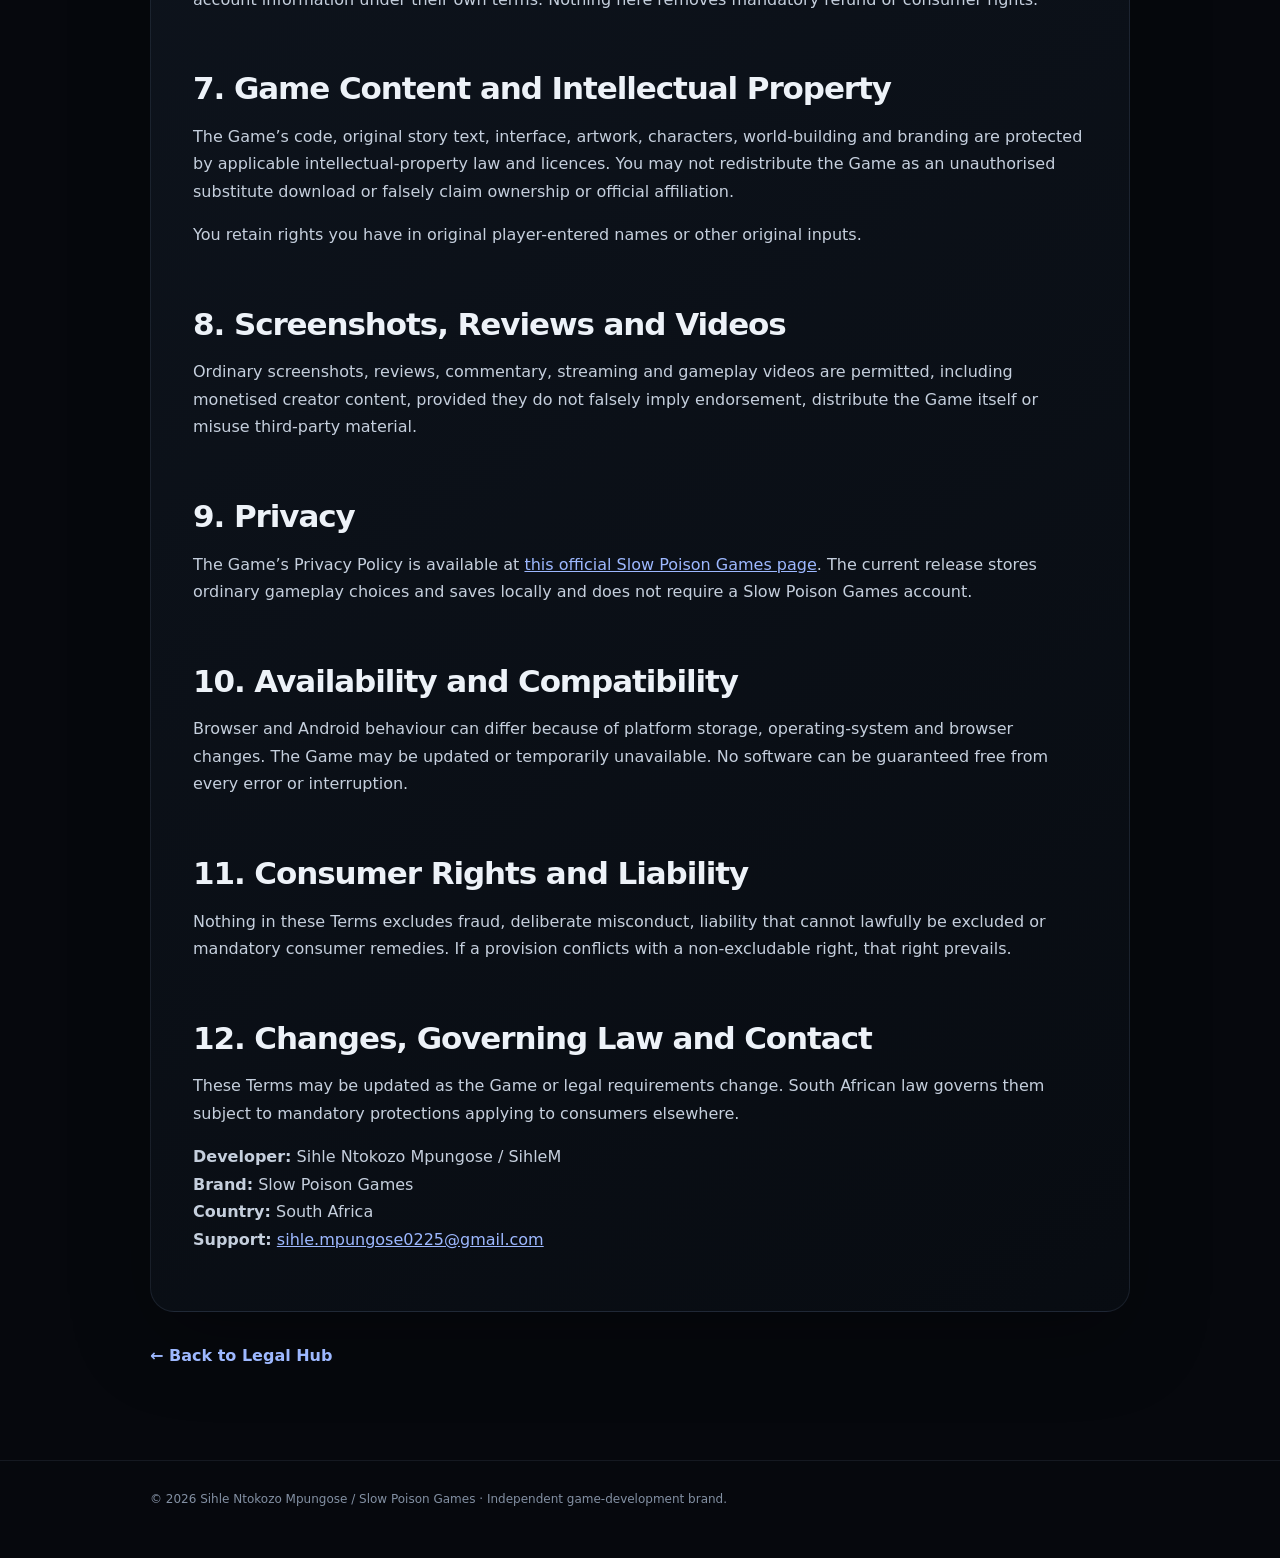
<file: legal/unwritten-meridian/terms.html>
<!doctype html>
<html lang="en">
<head>
  <meta charset="utf-8">
  <meta name="viewport" content="width=device-width,initial-scale=1">
  <meta name="theme-color" content="#06080d">
  <meta name="description" content="Terms and Conditions for Unwritten Meridian — Book One by Slow Poison Games / SihleM.">
  <title>Unwritten Meridian Book One | Terms & Conditions</title>
  <link rel="stylesheet" href="../../legal/legal.css">
</head>
<body>
  <header class="topbar"><div class="wrap"><a class="brand" href="../../index.html">Slow Poison <span>Games</span></a><nav class="nav"><a href="../../legal/index.html">Legal Hub</a><a href="../../index.html#projects">Games</a><a href="../../blog.html">Devlog</a></nav></div></header>
  <main class="wrap">
    <p class="eyebrow">UNWRITTEN MERIDIAN / BOOK ONE</p>
    <h1>Terms & Conditions</h1>
    <p class="lead">Terms for the Android and browser editions of Unwritten Meridian — Book One.</p>
    <div class="meta"><span>Version 1.0</span><span>Effective: 5 November 2026</span><span>Last updated: 5 November 2026</span></div>
    <div class="doc">
<section><h2>1. Developer and Scope</h2><p>Unwritten Meridian — Book One (“the Game”) is an interactive science-fiction story published by Sihle Ntokozo Mpungose / SihleM under the Slow Poison Games brand. These Terms apply to authorised Android and browser distributions of Book One.</p></section>
<section><h2>2. Licence and Eligibility</h2><p>You receive a limited, non-exclusive licence to use the Game for personal entertainment on compatible devices and platforms. This licence does not transfer ownership of the Game’s intellectual property. Applicable age-rating, parental-consent and platform rules continue to apply.</p></section>
<section><h2>3. Story Choices and Outcomes</h2><p>The Game is built around fictional choices, branching consequences, relationships, statistics and endings. No particular route or ending is guaranteed. Choices and outcomes are part of the entertainment experience and do not represent professional, political, legal, medical or financial advice.</p></section>
<section><h2>4. Local Saves and Export</h2><p>The current Game uses local save slots and may allow a player to export a Book One save for possible use with a later title. Local saves can be lost if browser data or app storage is cleared, a device fails or files are deleted.</p><p>An export does not guarantee that a future Book Two release, date or every future version will support every historic file. Where continuity import is offered, we will aim to document supported formats and versions.</p></section>
<section><h2>5. Early Access and Updates</h2><p>Where a storefront labels the Game as Early Access or otherwise in development, features, presentation, compatibility and text may change as development continues. Public development plans are not guarantees of a particular release date or future feature unless expressly stated as a binding purchase commitment.</p></section>
<section><h2>6. Purchases and Storefronts</h2><p>If a platform charges for access or a future edition, the store’s purchase screen controls the displayed price, taxes and payment method. Google Play, itch.io and other platforms process their own transaction and account information under their own terms. Nothing here removes mandatory refund or consumer rights.</p></section>
<section><h2>7. Game Content and Intellectual Property</h2><p>The Game’s code, original story text, interface, artwork, characters, world-building and branding are protected by applicable intellectual-property law and licences. You may not redistribute the Game as an unauthorised substitute download or falsely claim ownership or official affiliation.</p><p>You retain rights you have in original player-entered names or other original inputs.</p></section>
<section><h2>8. Screenshots, Reviews and Videos</h2><p>Ordinary screenshots, reviews, commentary, streaming and gameplay videos are permitted, including monetised creator content, provided they do not falsely imply endorsement, distribute the Game itself or misuse third-party material.</p></section>
<section><h2>9. Privacy</h2><p>The Game’s Privacy Policy is available at <a href="privacy.html">this official Slow Poison Games page</a>. The current release stores ordinary gameplay choices and saves locally and does not require a Slow Poison Games account.</p></section>
<section><h2>10. Availability and Compatibility</h2><p>Browser and Android behaviour can differ because of platform storage, operating-system and browser changes. The Game may be updated or temporarily unavailable. No software can be guaranteed free from every error or interruption.</p></section>
<section><h2>11. Consumer Rights and Liability</h2><p>Nothing in these Terms excludes fraud, deliberate misconduct, liability that cannot lawfully be excluded or mandatory consumer remedies. If a provision conflicts with a non-excludable right, that right prevails.</p></section>
<section><h2>12. Changes, Governing Law and Contact</h2><p>These Terms may be updated as the Game or legal requirements change. South African law governs them subject to mandatory protections applying to consumers elsewhere.</p><p><strong>Developer:</strong> Sihle Ntokozo Mpungose / SihleM<br><strong>Brand:</strong> Slow Poison Games<br><strong>Country:</strong> South Africa<br><strong>Support:</strong> <a href="mailto:sihle.mpungose0225@gmail.com">sihle.mpungose0225@gmail.com</a></p></section>
</div>
    <a class="back" href="../../legal/index.html">← Back to Legal Hub</a>
  </main>
  <footer><div class="wrap">© 2026 Sihle Ntokozo Mpungose / Slow Poison Games · Independent game-development brand.</div></footer>
</body>
</html>
</file>
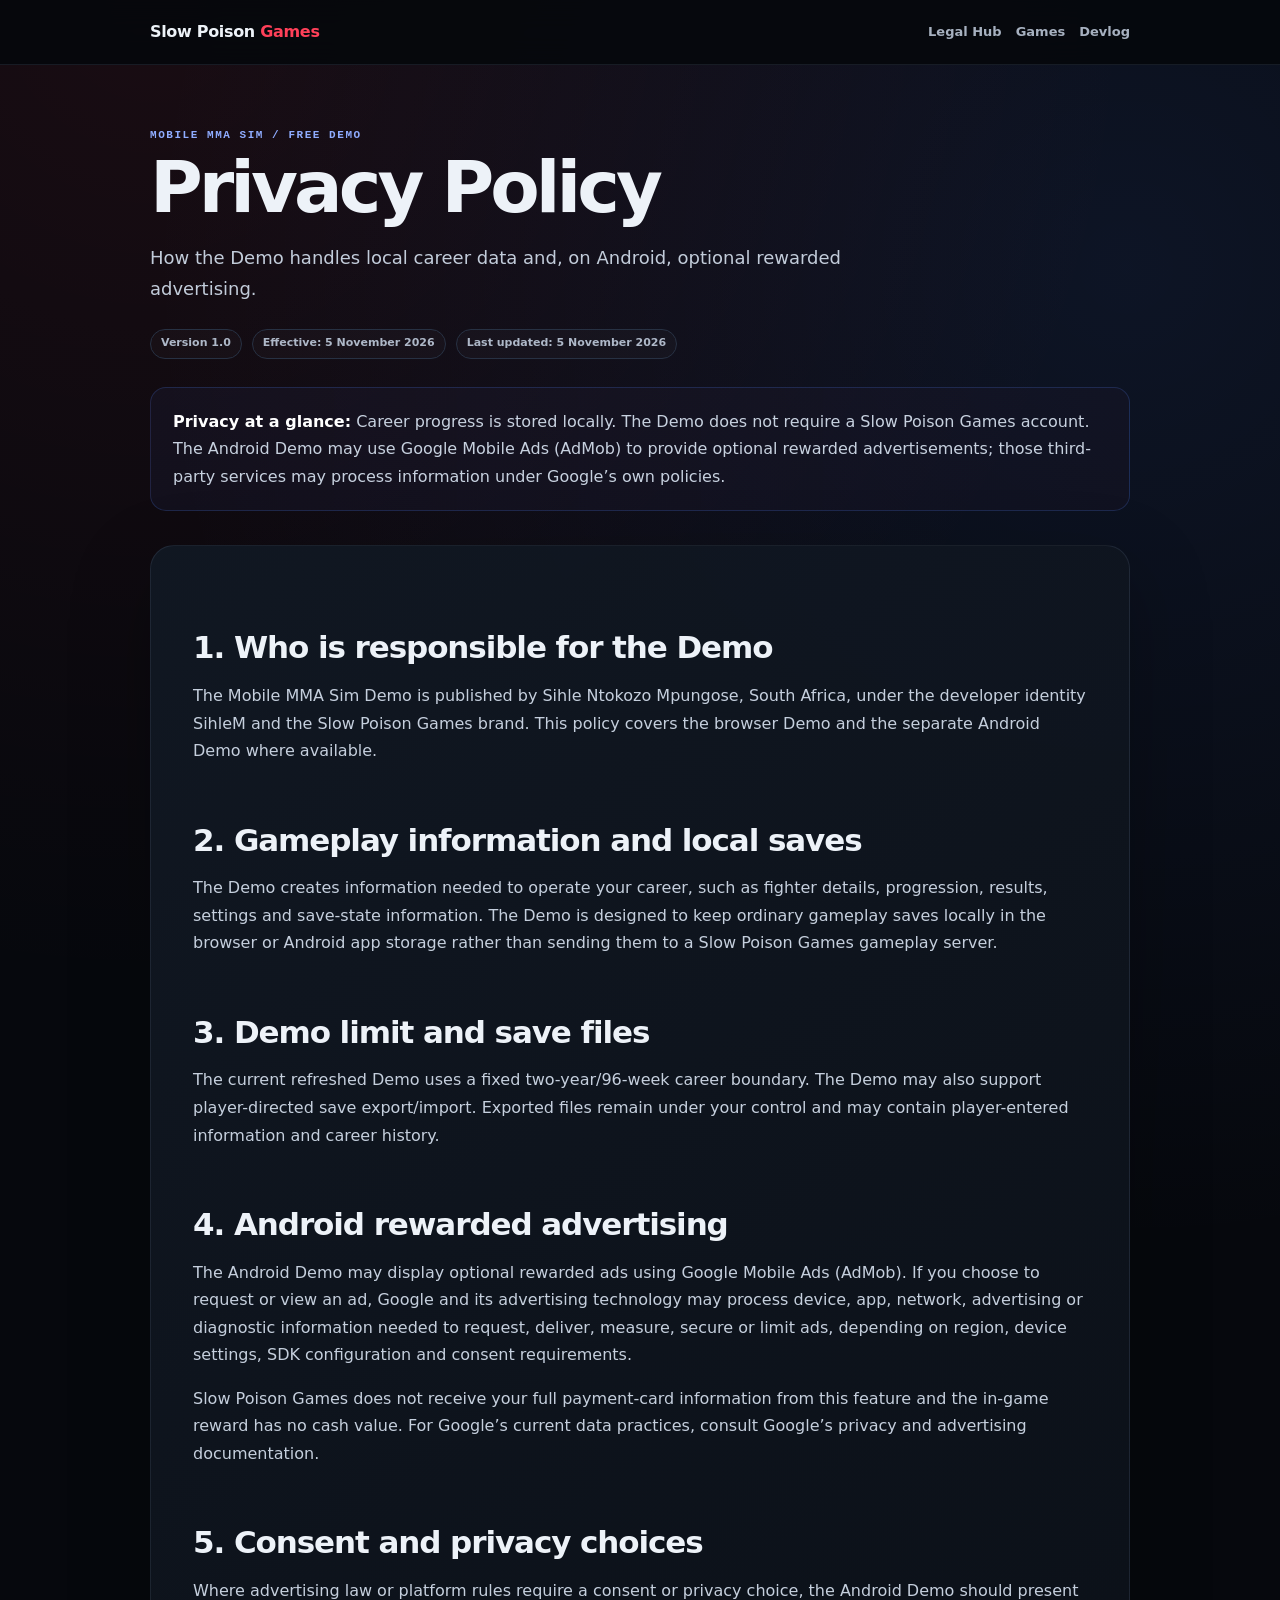
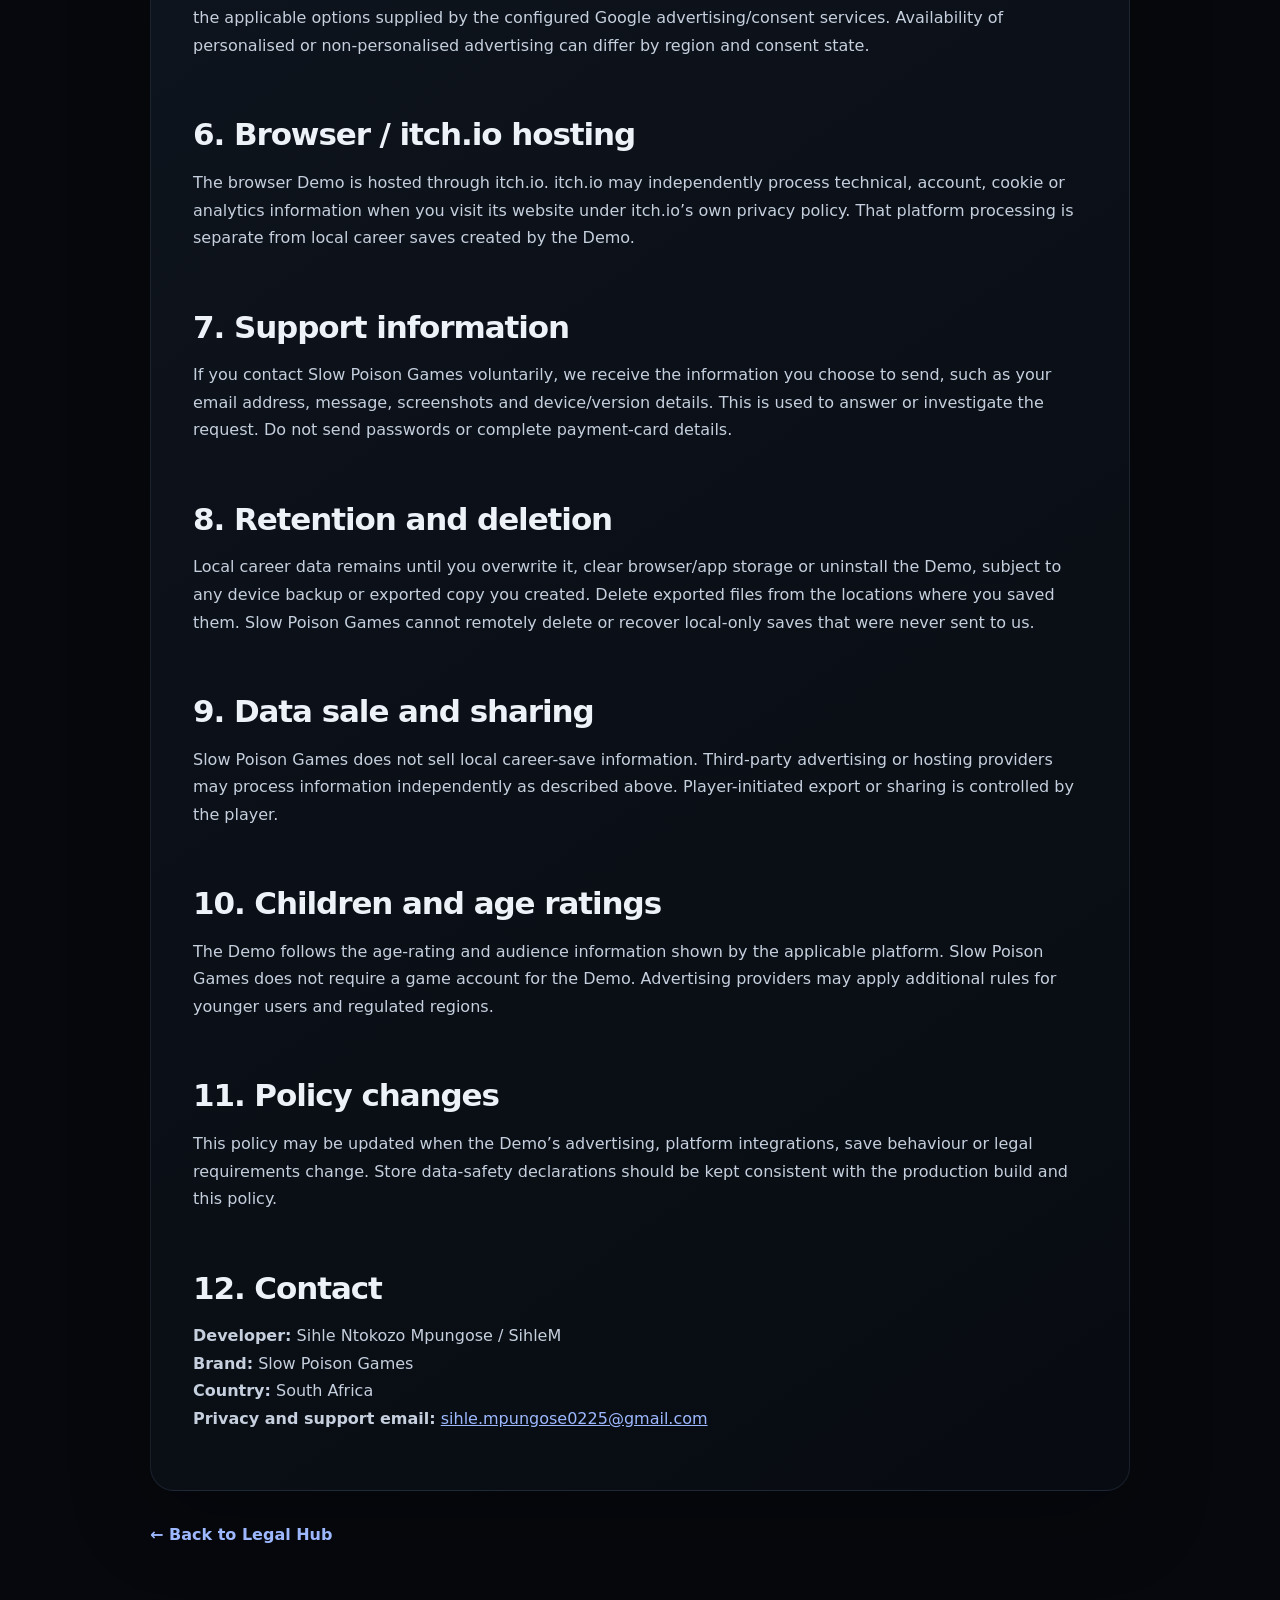
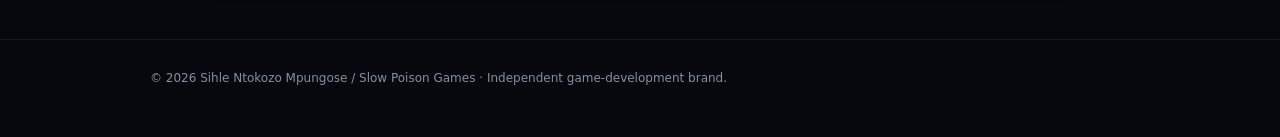
<file: legal/mobile-mma-sim/demo/privacy.html>
<!doctype html>
<html lang="en">
<head>
  <meta charset="utf-8">
  <meta name="viewport" content="width=device-width,initial-scale=1">
  <meta name="theme-color" content="#06080d">
  <meta name="description" content="Privacy Policy for the free Mobile MMA Sim Demo by Slow Poison Games / SihleM.">
  <title>Mobile MMA Sim Demo | Privacy Policy</title>
  <link rel="stylesheet" href="../../../legal/legal.css">
</head>
<body>
  <header class="topbar"><div class="wrap"><a class="brand" href="../../../index.html">Slow Poison <span>Games</span></a><nav class="nav"><a href="../../../legal/index.html">Legal Hub</a><a href="../../../index.html#projects">Games</a><a href="../../../blog.html">Devlog</a></nav></div></header>
  <main class="wrap">
    <p class="eyebrow">MOBILE MMA SIM / FREE DEMO</p>
    <h1>Privacy Policy</h1>
    <p class="lead">How the Demo handles local career data and, on Android, optional rewarded advertising.</p>
    <div class="meta"><span>Version 1.0</span><span>Effective: 5 November 2026</span><span>Last updated: 5 November 2026</span></div>
    <div class="notice"><strong>Privacy at a glance:</strong> Career progress is stored locally. The Demo does not require a Slow Poison Games account. The Android Demo may use Google Mobile Ads (AdMob) to provide optional rewarded advertisements; those third-party services may process information under Google’s own policies.</div><div class="doc">
<section><h2>1. Who is responsible for the Demo</h2><p>The Mobile MMA Sim Demo is published by Sihle Ntokozo Mpungose, South Africa, under the developer identity SihleM and the Slow Poison Games brand. This policy covers the browser Demo and the separate Android Demo where available.</p></section>
<section><h2>2. Gameplay information and local saves</h2><p>The Demo creates information needed to operate your career, such as fighter details, progression, results, settings and save-state information. The Demo is designed to keep ordinary gameplay saves locally in the browser or Android app storage rather than sending them to a Slow Poison Games gameplay server.</p></section>
<section><h2>3. Demo limit and save files</h2><p>The current refreshed Demo uses a fixed two-year/96-week career boundary. The Demo may also support player-directed save export/import. Exported files remain under your control and may contain player-entered information and career history.</p></section>
<section><h2>4. Android rewarded advertising</h2><p>The Android Demo may display optional rewarded ads using Google Mobile Ads (AdMob). If you choose to request or view an ad, Google and its advertising technology may process device, app, network, advertising or diagnostic information needed to request, deliver, measure, secure or limit ads, depending on region, device settings, SDK configuration and consent requirements.</p><p>Slow Poison Games does not receive your full payment-card information from this feature and the in-game reward has no cash value. For Google’s current data practices, consult Google’s privacy and advertising documentation.</p></section>
<section><h2>5. Consent and privacy choices</h2><p>Where advertising law or platform rules require a consent or privacy choice, the Android Demo should present the applicable options supplied by the configured Google advertising/consent services. Availability of personalised or non-personalised advertising can differ by region and consent state.</p></section>
<section><h2>6. Browser / itch.io hosting</h2><p>The browser Demo is hosted through itch.io. itch.io may independently process technical, account, cookie or analytics information when you visit its website under itch.io’s own privacy policy. That platform processing is separate from local career saves created by the Demo.</p></section>
<section><h2>7. Support information</h2><p>If you contact Slow Poison Games voluntarily, we receive the information you choose to send, such as your email address, message, screenshots and device/version details. This is used to answer or investigate the request. Do not send passwords or complete payment-card details.</p></section>
<section><h2>8. Retention and deletion</h2><p>Local career data remains until you overwrite it, clear browser/app storage or uninstall the Demo, subject to any device backup or exported copy you created. Delete exported files from the locations where you saved them. Slow Poison Games cannot remotely delete or recover local-only saves that were never sent to us.</p></section>
<section><h2>9. Data sale and sharing</h2><p>Slow Poison Games does not sell local career-save information. Third-party advertising or hosting providers may process information independently as described above. Player-initiated export or sharing is controlled by the player.</p></section>
<section><h2>10. Children and age ratings</h2><p>The Demo follows the age-rating and audience information shown by the applicable platform. Slow Poison Games does not require a game account for the Demo. Advertising providers may apply additional rules for younger users and regulated regions.</p></section>
<section><h2>11. Policy changes</h2><p>This policy may be updated when the Demo’s advertising, platform integrations, save behaviour or legal requirements change. Store data-safety declarations should be kept consistent with the production build and this policy.</p></section>
<section><h2>12. Contact</h2><p><strong>Developer:</strong> Sihle Ntokozo Mpungose / SihleM<br><strong>Brand:</strong> Slow Poison Games<br><strong>Country:</strong> South Africa<br><strong>Privacy and support email:</strong> <a href="mailto:sihle.mpungose0225@gmail.com">sihle.mpungose0225@gmail.com</a></p></section>
</div>
    <a class="back" href="../../../legal/index.html">← Back to Legal Hub</a>
  </main>
  <footer><div class="wrap">© 2026 Sihle Ntokozo Mpungose / Slow Poison Games · Independent game-development brand.</div></footer>
</body>
</html>
</file>
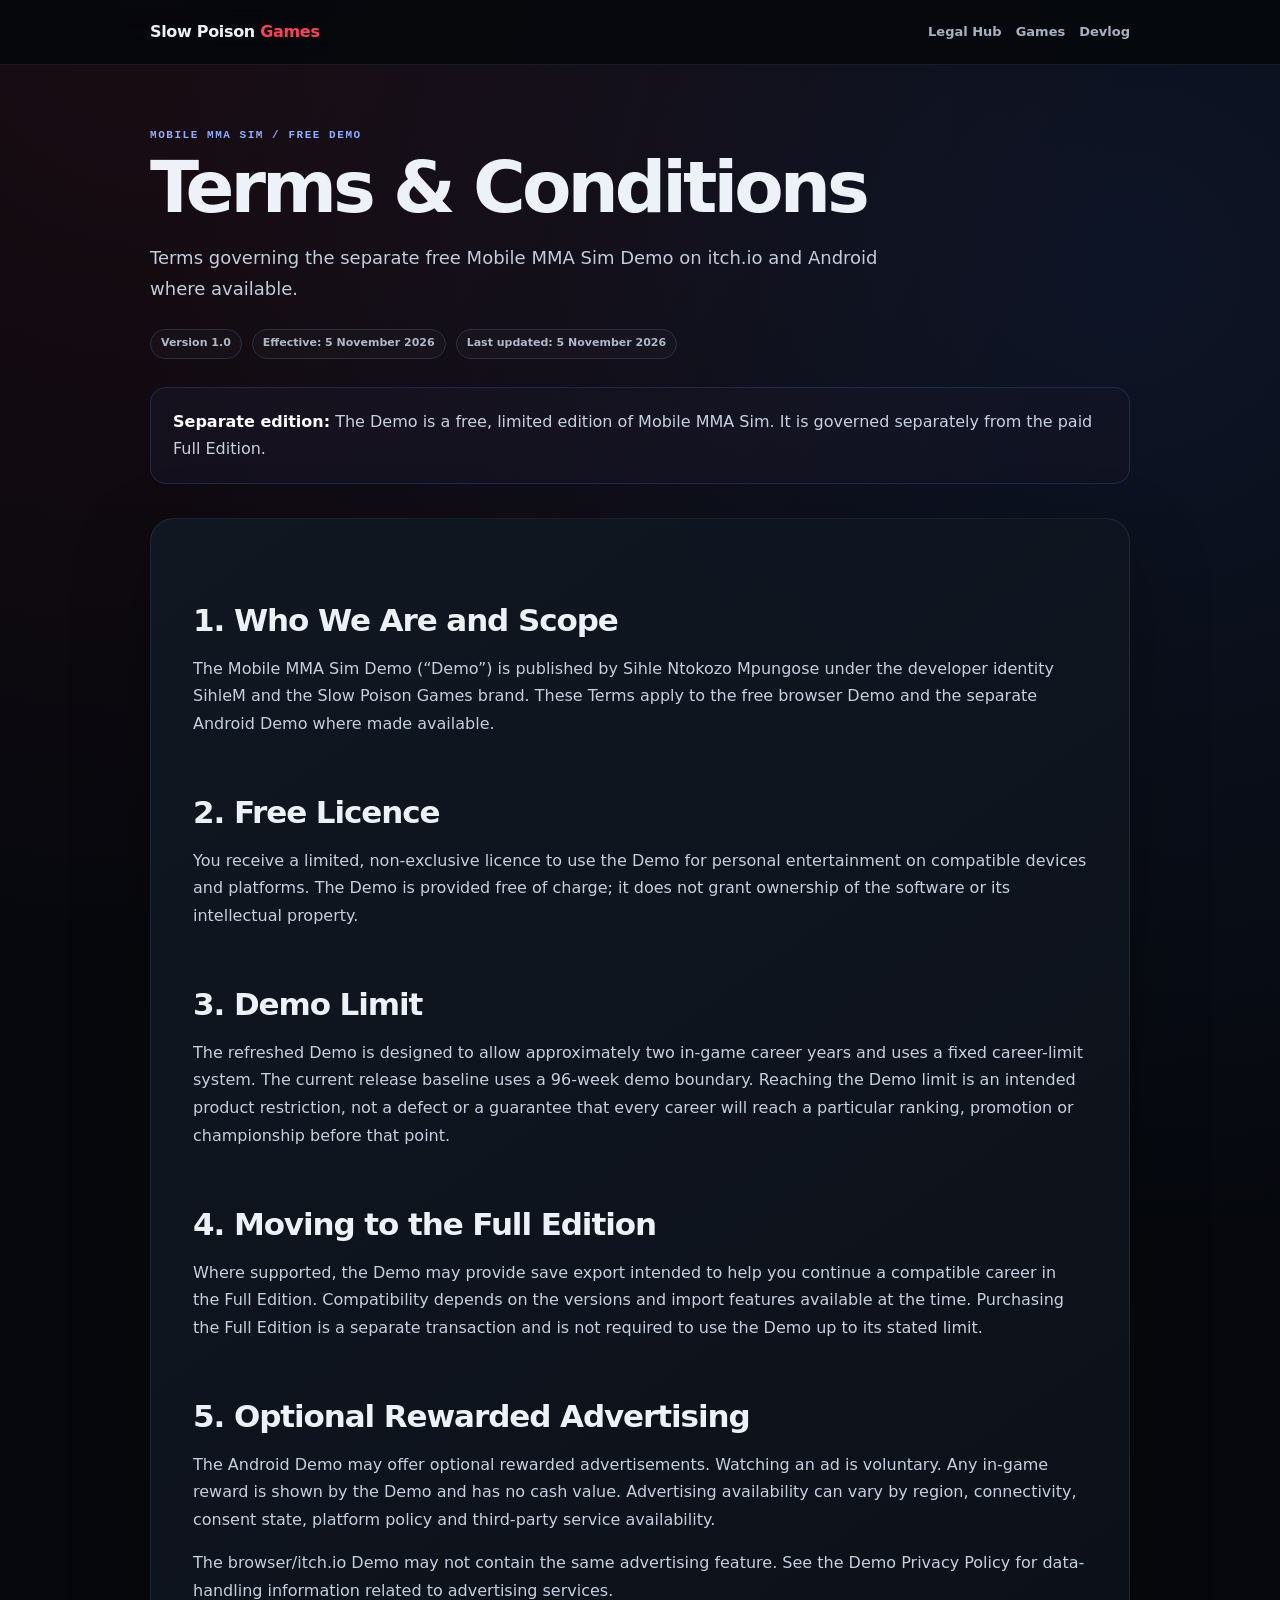
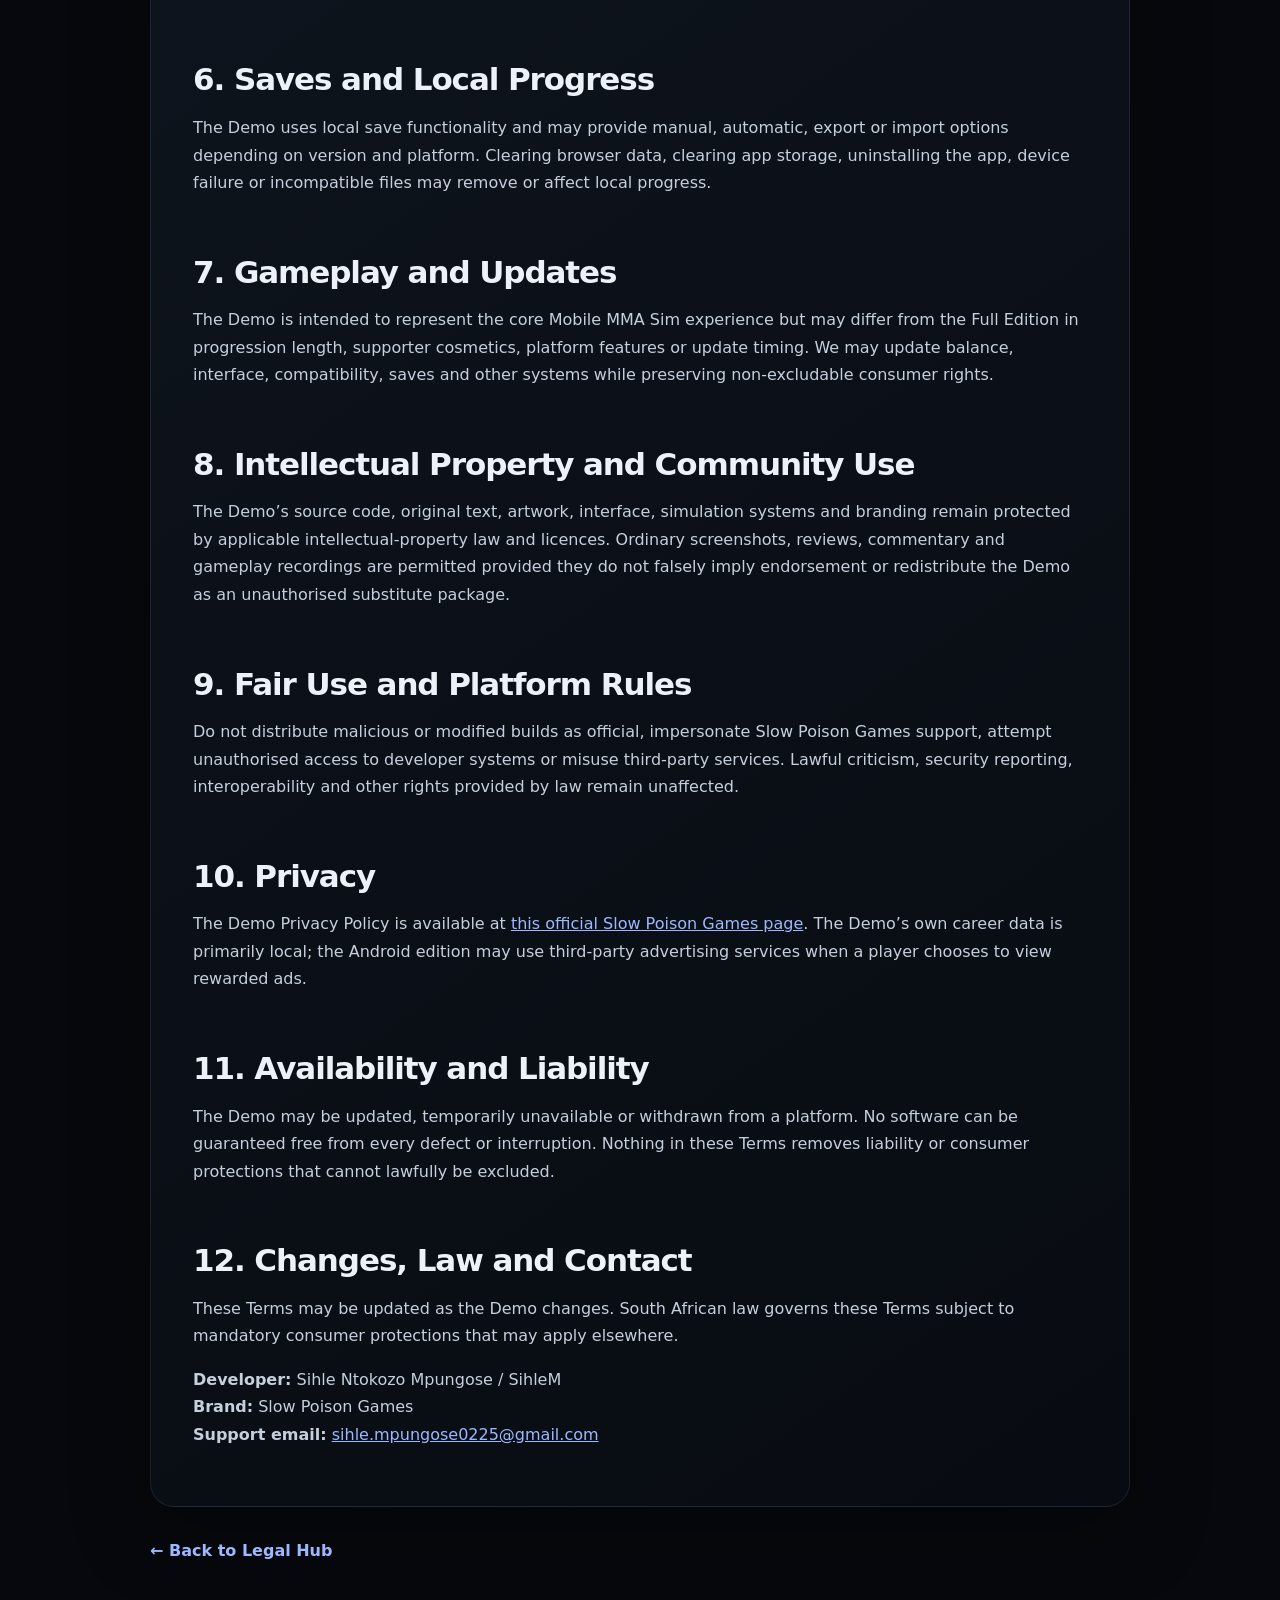
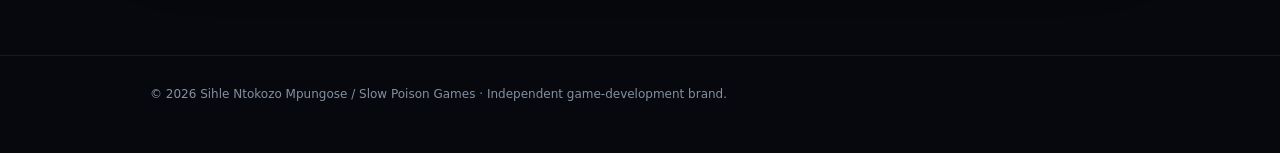
<file: legal/mobile-mma-sim/demo/terms.html>
<!doctype html>
<html lang="en">
<head>
  <meta charset="utf-8">
  <meta name="viewport" content="width=device-width,initial-scale=1">
  <meta name="theme-color" content="#06080d">
  <meta name="description" content="Terms and Conditions for the free Mobile MMA Sim Demo by Slow Poison Games / SihleM.">
  <title>Mobile MMA Sim Demo | Terms & Conditions</title>
  <link rel="stylesheet" href="../../../legal/legal.css">
</head>
<body>
  <header class="topbar"><div class="wrap"><a class="brand" href="../../../index.html">Slow Poison <span>Games</span></a><nav class="nav"><a href="../../../legal/index.html">Legal Hub</a><a href="../../../index.html#projects">Games</a><a href="../../../blog.html">Devlog</a></nav></div></header>
  <main class="wrap">
    <p class="eyebrow">MOBILE MMA SIM / FREE DEMO</p>
    <h1>Terms & Conditions</h1>
    <p class="lead">Terms governing the separate free Mobile MMA Sim Demo on itch.io and Android where available.</p>
    <div class="meta"><span>Version 1.0</span><span>Effective: 5 November 2026</span><span>Last updated: 5 November 2026</span></div>
    <div class="notice"><strong>Separate edition:</strong> The Demo is a free, limited edition of Mobile MMA Sim. It is governed separately from the paid Full Edition.</div><div class="doc">
<section><h2>1. Who We Are and Scope</h2><p>The Mobile MMA Sim Demo (“Demo”) is published by Sihle Ntokozo Mpungose under the developer identity SihleM and the Slow Poison Games brand. These Terms apply to the free browser Demo and the separate Android Demo where made available.</p></section>
<section><h2>2. Free Licence</h2><p>You receive a limited, non-exclusive licence to use the Demo for personal entertainment on compatible devices and platforms. The Demo is provided free of charge; it does not grant ownership of the software or its intellectual property.</p></section>
<section><h2>3. Demo Limit</h2><p>The refreshed Demo is designed to allow approximately two in-game career years and uses a fixed career-limit system. The current release baseline uses a 96-week demo boundary. Reaching the Demo limit is an intended product restriction, not a defect or a guarantee that every career will reach a particular ranking, promotion or championship before that point.</p></section>
<section><h2>4. Moving to the Full Edition</h2><p>Where supported, the Demo may provide save export intended to help you continue a compatible career in the Full Edition. Compatibility depends on the versions and import features available at the time. Purchasing the Full Edition is a separate transaction and is not required to use the Demo up to its stated limit.</p></section>
<section><h2>5. Optional Rewarded Advertising</h2><p>The Android Demo may offer optional rewarded advertisements. Watching an ad is voluntary. Any in-game reward is shown by the Demo and has no cash value. Advertising availability can vary by region, connectivity, consent state, platform policy and third-party service availability.</p><p>The browser/itch.io Demo may not contain the same advertising feature. See the Demo Privacy Policy for data-handling information related to advertising services.</p></section>
<section><h2>6. Saves and Local Progress</h2><p>The Demo uses local save functionality and may provide manual, automatic, export or import options depending on version and platform. Clearing browser data, clearing app storage, uninstalling the app, device failure or incompatible files may remove or affect local progress.</p></section>
<section><h2>7. Gameplay and Updates</h2><p>The Demo is intended to represent the core Mobile MMA Sim experience but may differ from the Full Edition in progression length, supporter cosmetics, platform features or update timing. We may update balance, interface, compatibility, saves and other systems while preserving non-excludable consumer rights.</p></section>
<section><h2>8. Intellectual Property and Community Use</h2><p>The Demo’s source code, original text, artwork, interface, simulation systems and branding remain protected by applicable intellectual-property law and licences. Ordinary screenshots, reviews, commentary and gameplay recordings are permitted provided they do not falsely imply endorsement or redistribute the Demo as an unauthorised substitute package.</p></section>
<section><h2>9. Fair Use and Platform Rules</h2><p>Do not distribute malicious or modified builds as official, impersonate Slow Poison Games support, attempt unauthorised access to developer systems or misuse third-party services. Lawful criticism, security reporting, interoperability and other rights provided by law remain unaffected.</p></section>
<section><h2>10. Privacy</h2><p>The Demo Privacy Policy is available at <a href="privacy.html">this official Slow Poison Games page</a>. The Demo’s own career data is primarily local; the Android edition may use third-party advertising services when a player chooses to view rewarded ads.</p></section>
<section><h2>11. Availability and Liability</h2><p>The Demo may be updated, temporarily unavailable or withdrawn from a platform. No software can be guaranteed free from every defect or interruption. Nothing in these Terms removes liability or consumer protections that cannot lawfully be excluded.</p></section>
<section><h2>12. Changes, Law and Contact</h2><p>These Terms may be updated as the Demo changes. South African law governs these Terms subject to mandatory consumer protections that may apply elsewhere.</p><p><strong>Developer:</strong> Sihle Ntokozo Mpungose / SihleM<br><strong>Brand:</strong> Slow Poison Games<br><strong>Support email:</strong> <a href="mailto:sihle.mpungose0225@gmail.com">sihle.mpungose0225@gmail.com</a></p></section>
</div>
    <a class="back" href="../../../legal/index.html">← Back to Legal Hub</a>
  </main>
  <footer><div class="wrap">© 2026 Sihle Ntokozo Mpungose / Slow Poison Games · Independent game-development brand.</div></footer>
</body>
</html>
</file>
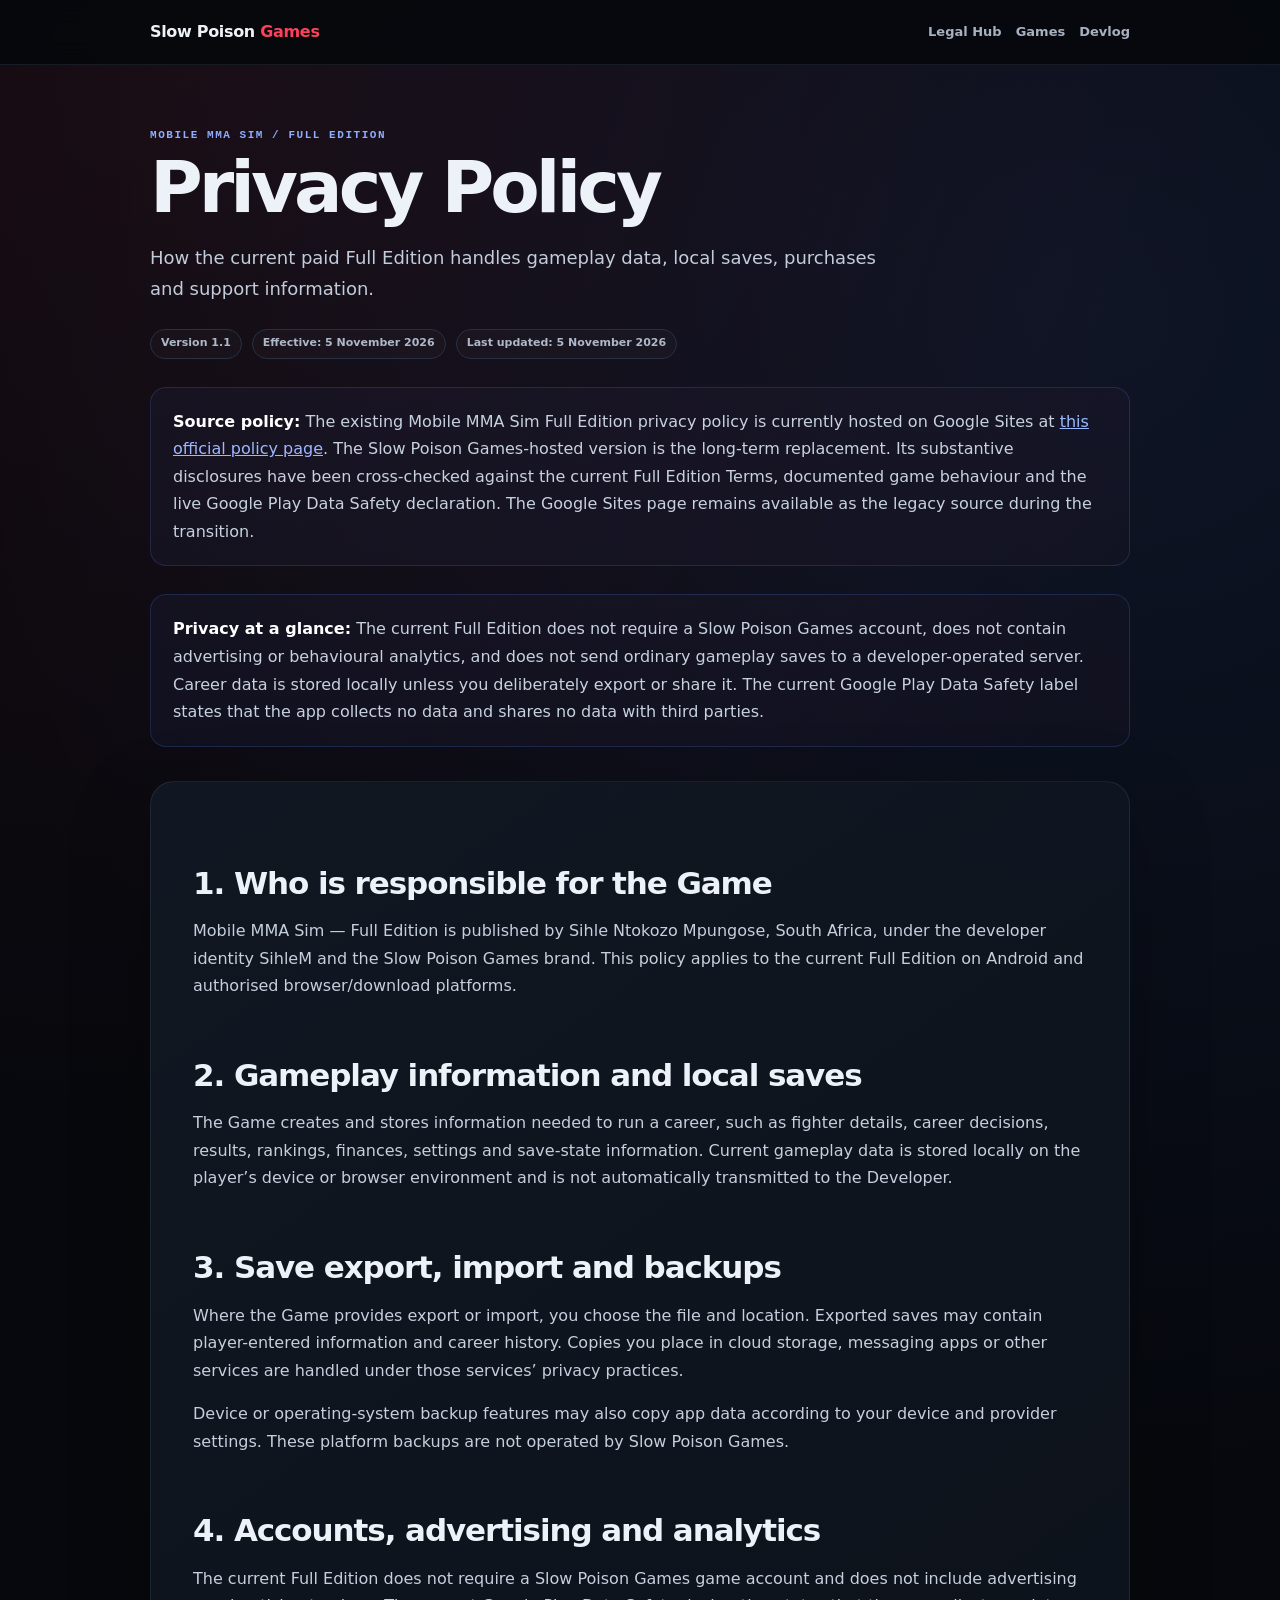
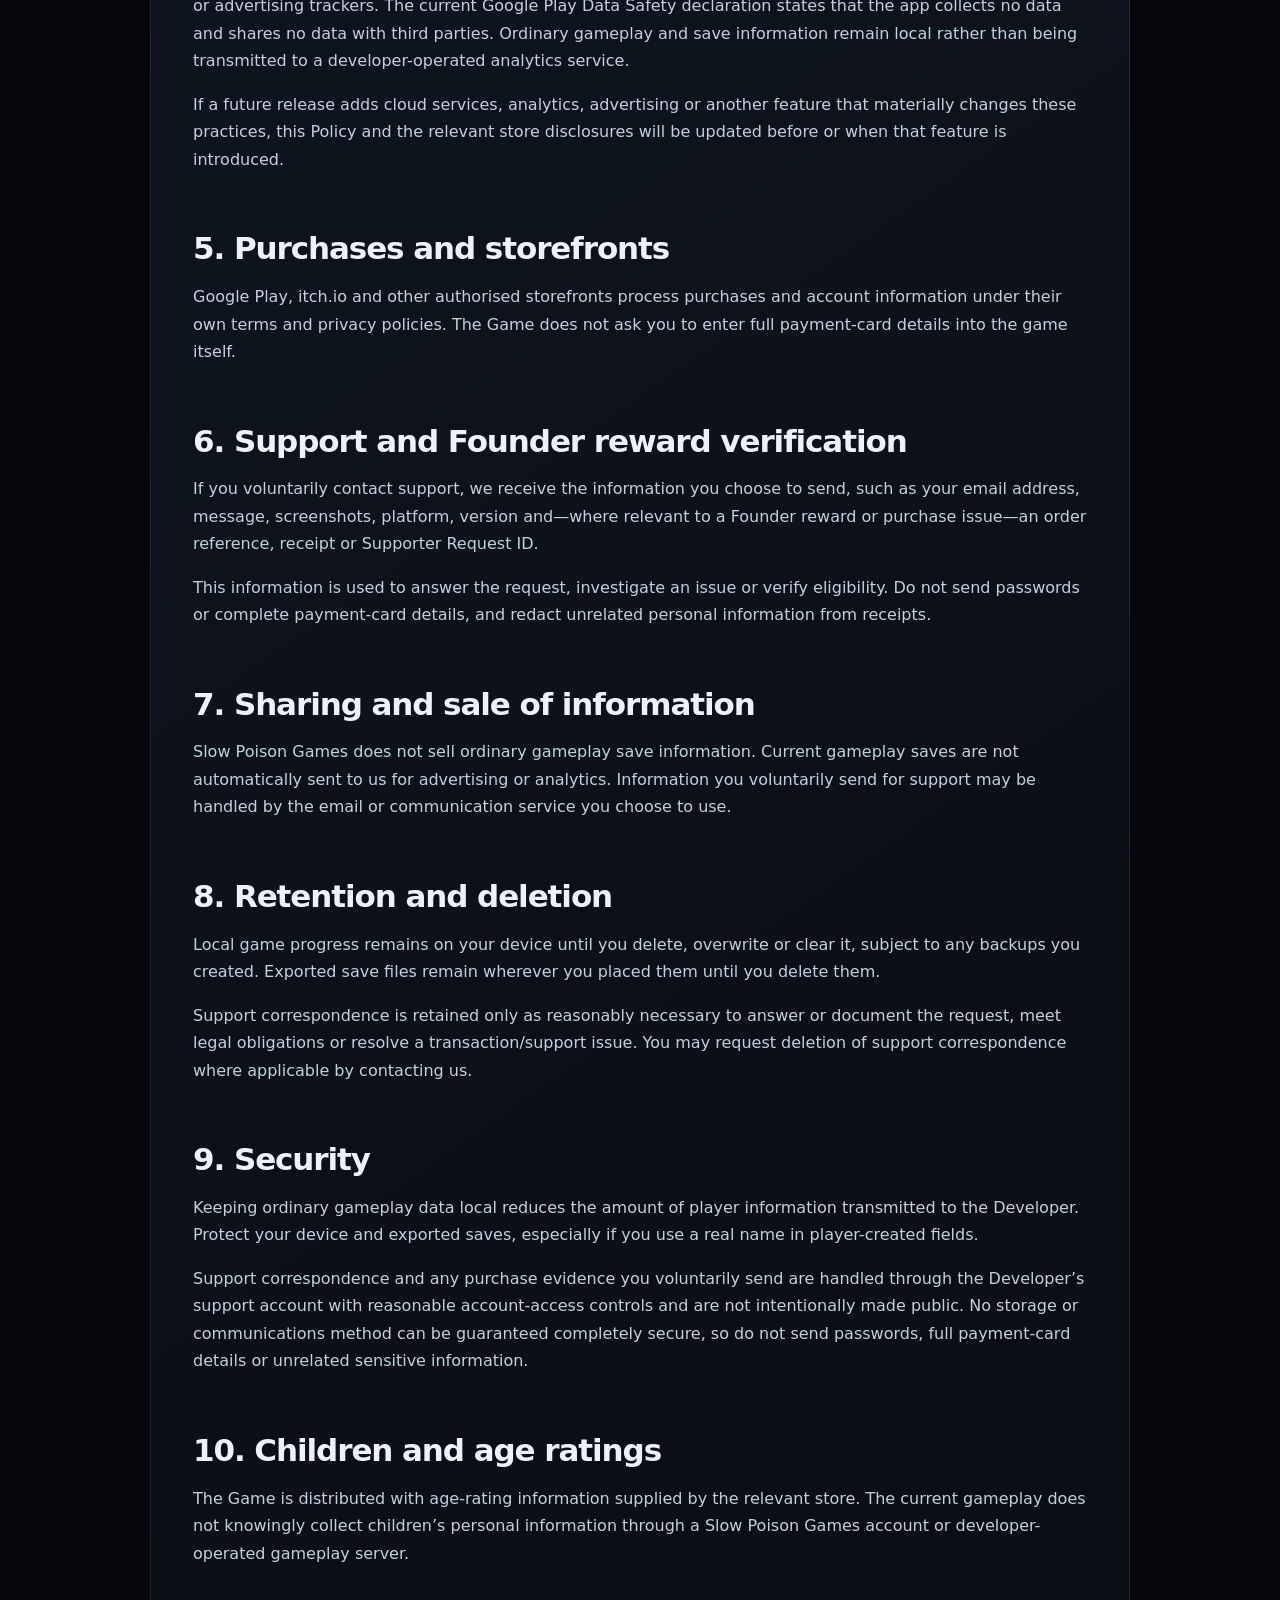
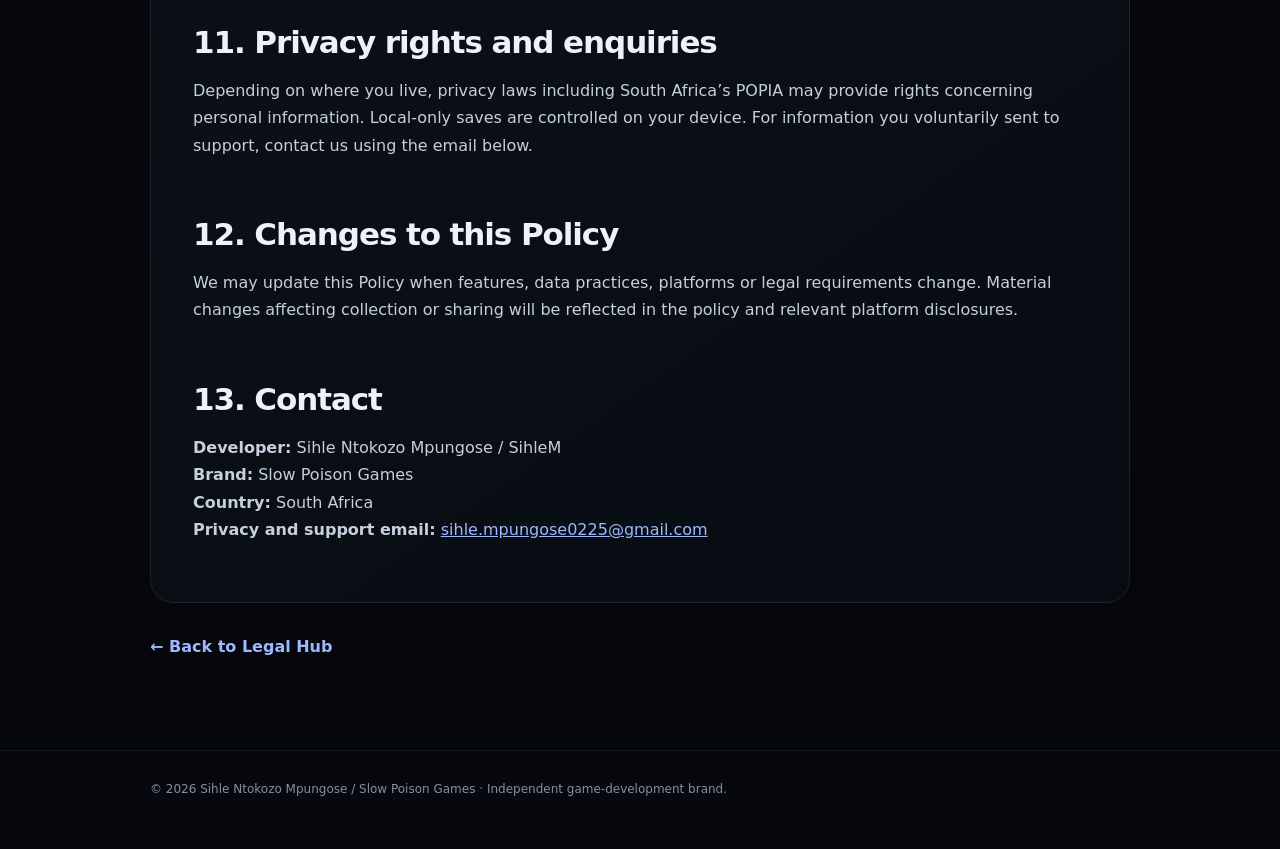
<file: legal/mobile-mma-sim/full/privacy.html>
<!doctype html>
<html lang="en">
<head>
  <meta charset="utf-8">
  <meta name="viewport" content="width=device-width,initial-scale=1">
  <meta name="theme-color" content="#06080d">
  <meta name="description" content="Privacy Policy for Mobile MMA Sim Full Edition by Slow Poison Games / SihleM.">
  <title>Mobile MMA Sim Full Edition | Privacy Policy</title>
  <link rel="stylesheet" href="../../../legal/legal.css">
</head>
<body>
  <header class="topbar"><div class="wrap"><a class="brand" href="../../../index.html">Slow Poison <span>Games</span></a><nav class="nav"><a href="../../../legal/index.html">Legal Hub</a><a href="../../../index.html#projects">Games</a><a href="../../../blog.html">Devlog</a></nav></div></header>
  <main class="wrap">
    <p class="eyebrow">MOBILE MMA SIM / FULL EDITION</p>
    <h1>Privacy Policy</h1>
    <p class="lead">How the current paid Full Edition handles gameplay data, local saves, purchases and support information.</p>
    <div class="meta"><span>Version 1.1</span><span>Effective: 5 November 2026</span><span>Last updated: 5 November 2026</span></div>
    <div class="notice"><strong>Source policy:</strong> The existing Mobile MMA Sim Full Edition privacy policy is currently hosted on Google Sites at <a href="https://sites.google.com/view/mobile-mma-sim-privacy/home?read_current=1" target="_blank" rel="noopener noreferrer">this official policy page</a>. The Slow Poison Games-hosted version is the long-term replacement. Its substantive disclosures have been cross-checked against the current Full Edition Terms, documented game behaviour and the live Google Play Data Safety declaration. The Google Sites page remains available as the legacy source during the transition.</div>
<div class="notice"><strong>Privacy at a glance:</strong> The current Full Edition does not require a Slow Poison Games account, does not contain advertising or behavioural analytics, and does not send ordinary gameplay saves to a developer-operated server. Career data is stored locally unless you deliberately export or share it. The current Google Play Data Safety label states that the app collects no data and shares no data with third parties.</div><div class="doc">
<section><h2>1. Who is responsible for the Game</h2><p>Mobile MMA Sim — Full Edition is published by Sihle Ntokozo Mpungose, South Africa, under the developer identity SihleM and the Slow Poison Games brand. This policy applies to the current Full Edition on Android and authorised browser/download platforms.</p></section>
<section><h2>2. Gameplay information and local saves</h2><p>The Game creates and stores information needed to run a career, such as fighter details, career decisions, results, rankings, finances, settings and save-state information. Current gameplay data is stored locally on the player’s device or browser environment and is not automatically transmitted to the Developer.</p></section>
<section><h2>3. Save export, import and backups</h2><p>Where the Game provides export or import, you choose the file and location. Exported saves may contain player-entered information and career history. Copies you place in cloud storage, messaging apps or other services are handled under those services’ privacy practices.</p><p>Device or operating-system backup features may also copy app data according to your device and provider settings. These platform backups are not operated by Slow Poison Games.</p></section>
<section><h2>4. Accounts, advertising and analytics</h2><p>The current Full Edition does not require a Slow Poison Games game account and does not include advertising or advertising trackers. The current Google Play Data Safety declaration states that the app collects no data and shares no data with third parties. Ordinary gameplay and save information remain local rather than being transmitted to a developer-operated analytics service.</p><p>If a future release adds cloud services, analytics, advertising or another feature that materially changes these practices, this Policy and the relevant store disclosures will be updated before or when that feature is introduced.</p></section>
<section><h2>5. Purchases and storefronts</h2><p>Google Play, itch.io and other authorised storefronts process purchases and account information under their own terms and privacy policies. The Game does not ask you to enter full payment-card details into the game itself.</p></section>
<section><h2>6. Support and Founder reward verification</h2><p>If you voluntarily contact support, we receive the information you choose to send, such as your email address, message, screenshots, platform, version and—where relevant to a Founder reward or purchase issue—an order reference, receipt or Supporter Request ID.</p><p>This information is used to answer the request, investigate an issue or verify eligibility. Do not send passwords or complete payment-card details, and redact unrelated personal information from receipts.</p></section>
<section><h2>7. Sharing and sale of information</h2><p>Slow Poison Games does not sell ordinary gameplay save information. Current gameplay saves are not automatically sent to us for advertising or analytics. Information you voluntarily send for support may be handled by the email or communication service you choose to use.</p></section>
<section><h2>8. Retention and deletion</h2><p>Local game progress remains on your device until you delete, overwrite or clear it, subject to any backups you created. Exported save files remain wherever you placed them until you delete them.</p><p>Support correspondence is retained only as reasonably necessary to answer or document the request, meet legal obligations or resolve a transaction/support issue. You may request deletion of support correspondence where applicable by contacting us.</p></section>
<section><h2>9. Security</h2><p>Keeping ordinary gameplay data local reduces the amount of player information transmitted to the Developer. Protect your device and exported saves, especially if you use a real name in player-created fields.</p><p>Support correspondence and any purchase evidence you voluntarily send are handled through the Developer’s support account with reasonable account-access controls and are not intentionally made public. No storage or communications method can be guaranteed completely secure, so do not send passwords, full payment-card details or unrelated sensitive information.</p></section>
<section><h2>10. Children and age ratings</h2><p>The Game is distributed with age-rating information supplied by the relevant store. The current gameplay does not knowingly collect children’s personal information through a Slow Poison Games account or developer-operated gameplay server.</p></section>
<section><h2>11. Privacy rights and enquiries</h2><p>Depending on where you live, privacy laws including South Africa’s POPIA may provide rights concerning personal information. Local-only saves are controlled on your device. For information you voluntarily sent to support, contact us using the email below.</p></section>
<section><h2>12. Changes to this Policy</h2><p>We may update this Policy when features, data practices, platforms or legal requirements change. Material changes affecting collection or sharing will be reflected in the policy and relevant platform disclosures.</p></section>
<section><h2>13. Contact</h2><p><strong>Developer:</strong> Sihle Ntokozo Mpungose / SihleM<br><strong>Brand:</strong> Slow Poison Games<br><strong>Country:</strong> South Africa<br><strong>Privacy and support email:</strong> <a href="mailto:sihle.mpungose0225@gmail.com">sihle.mpungose0225@gmail.com</a></p></section>
</div>
    <a class="back" href="../../../legal/index.html">← Back to Legal Hub</a>
  </main>
  <footer><div class="wrap">© 2026 Sihle Ntokozo Mpungose / Slow Poison Games · Independent game-development brand.</div></footer>
</body>
</html>
</file>
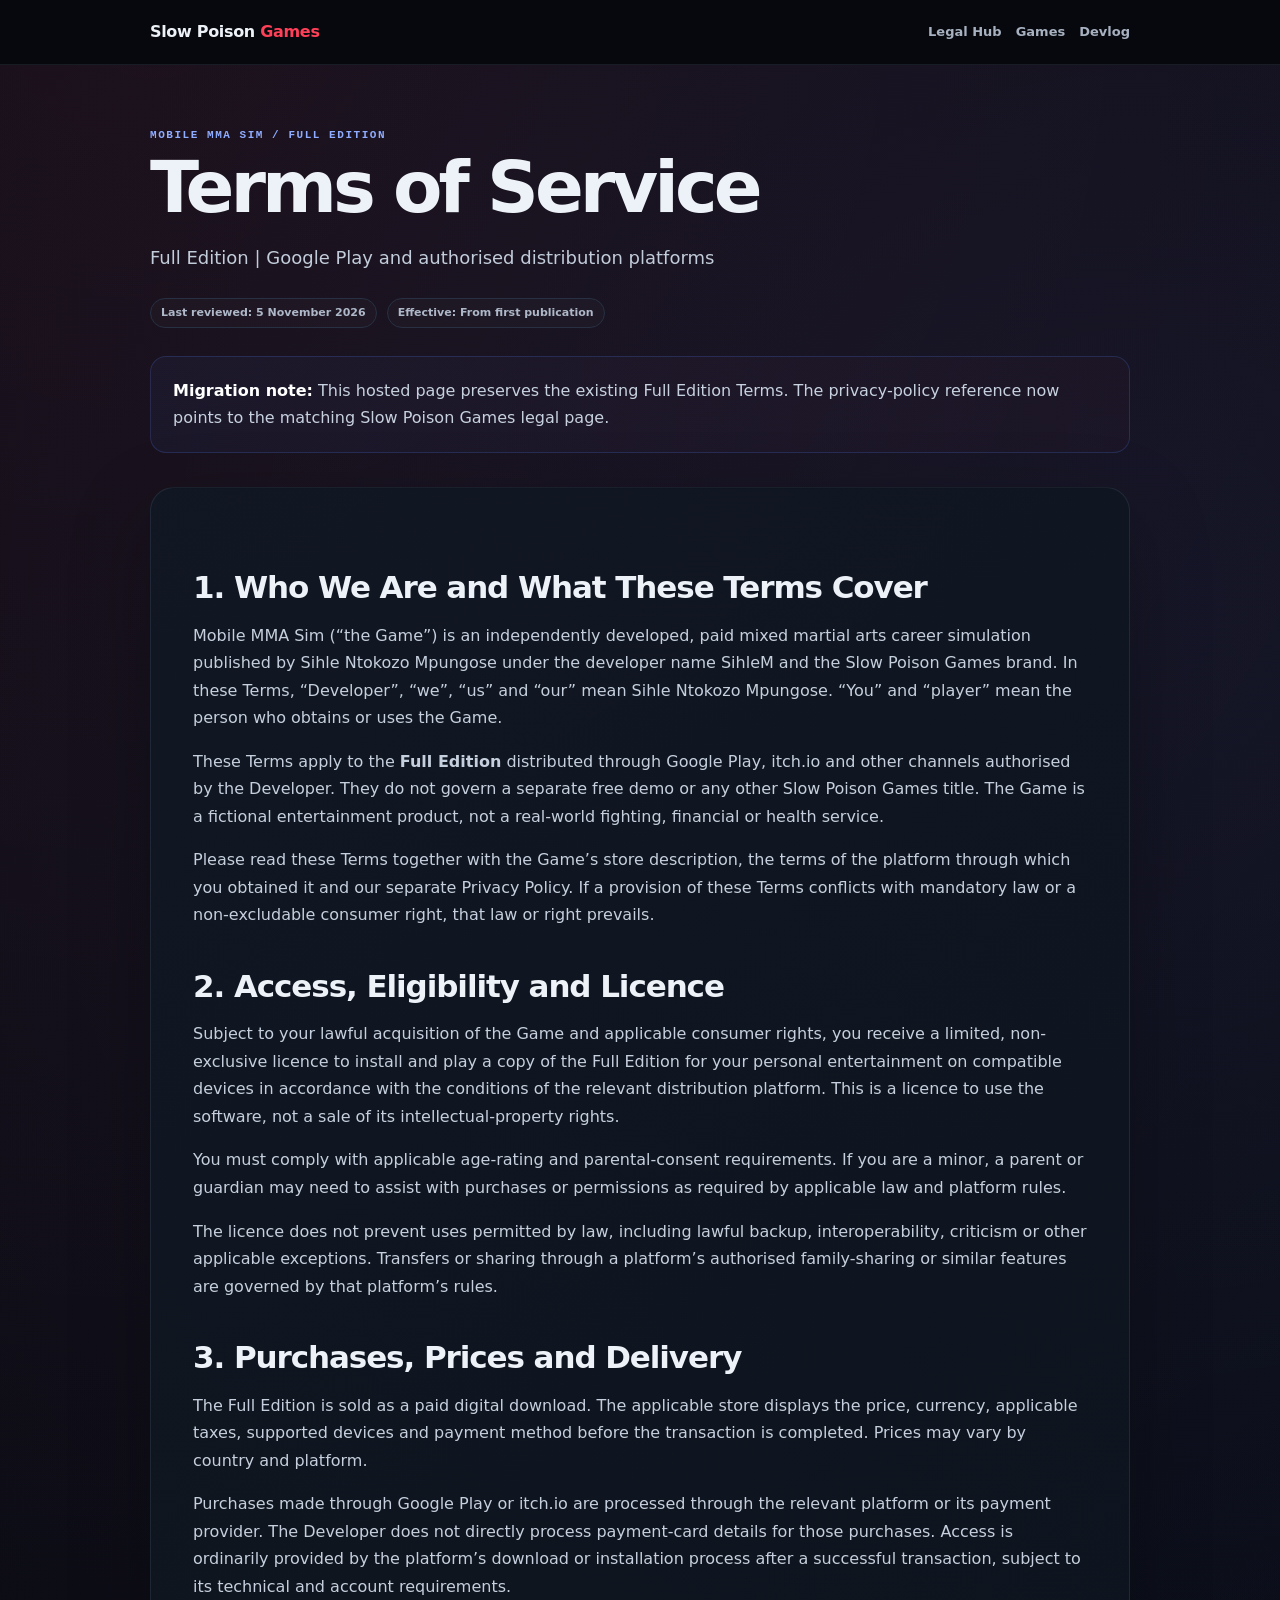
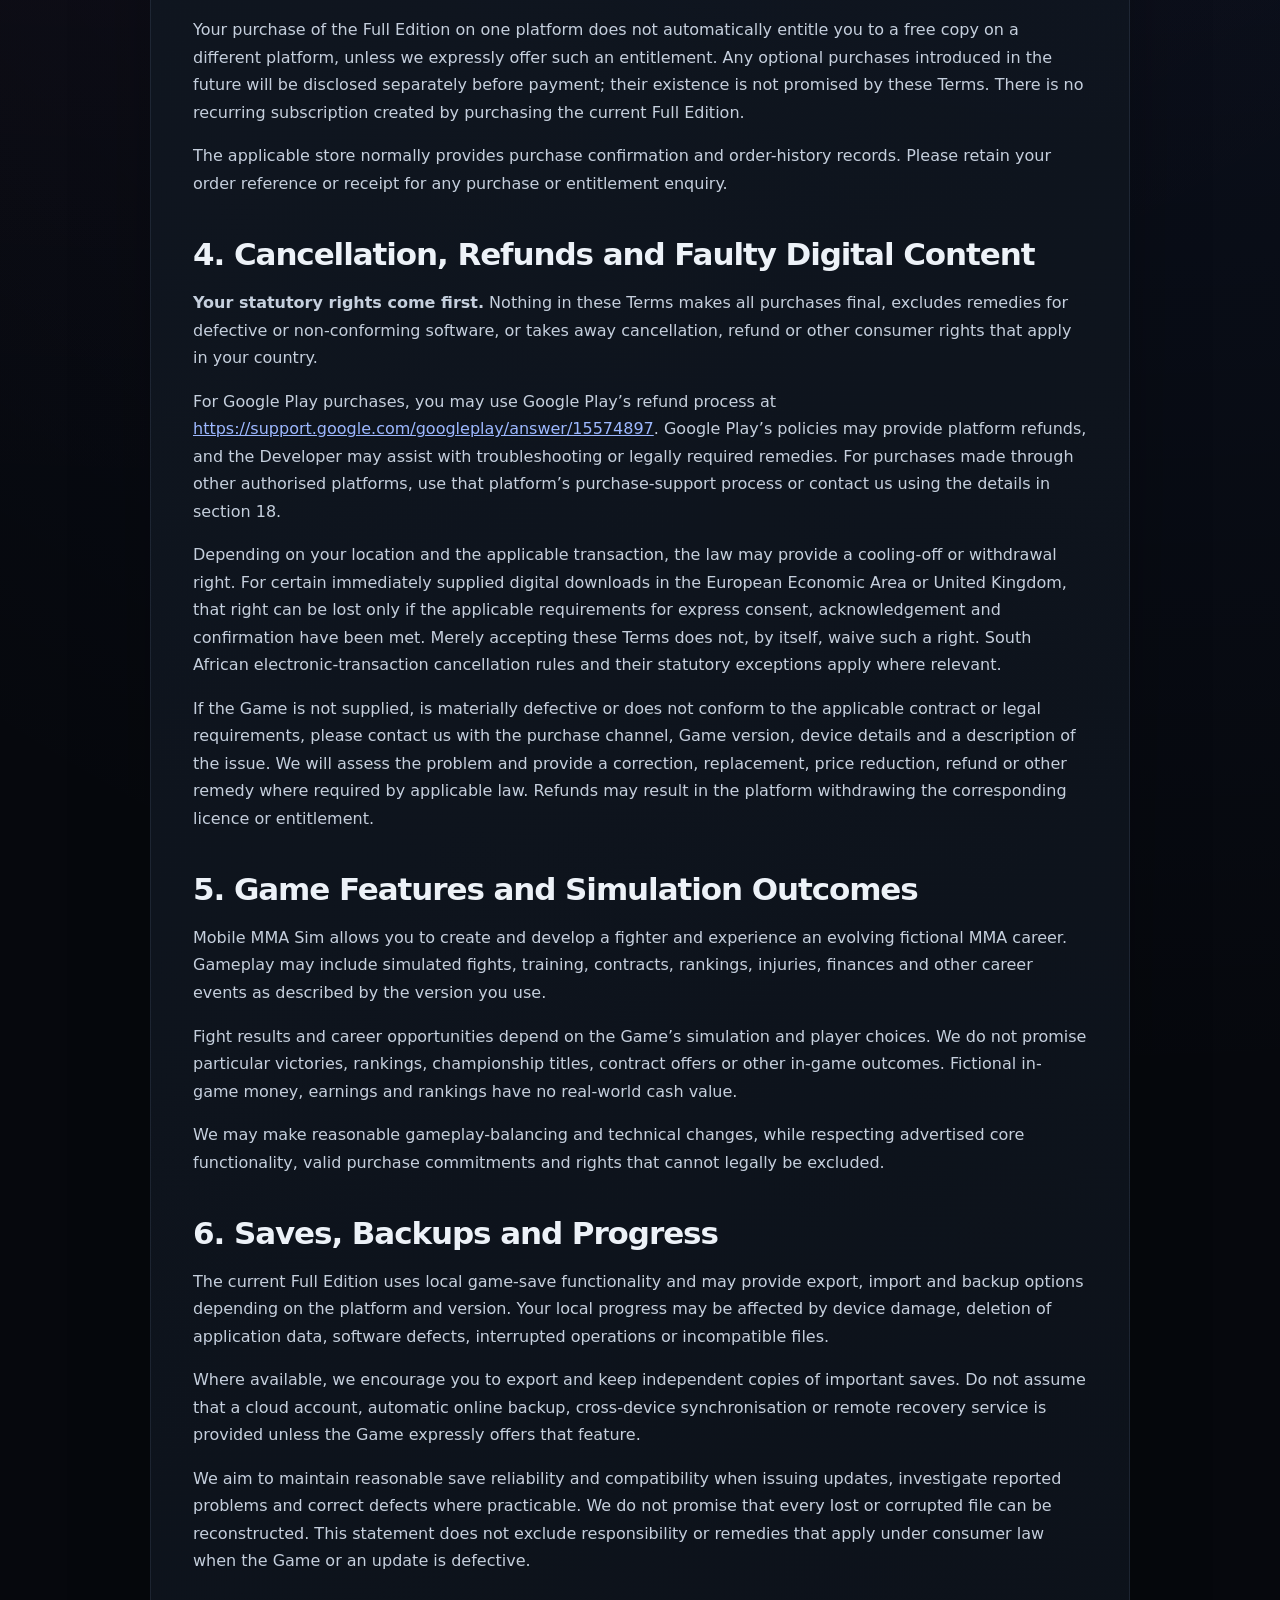
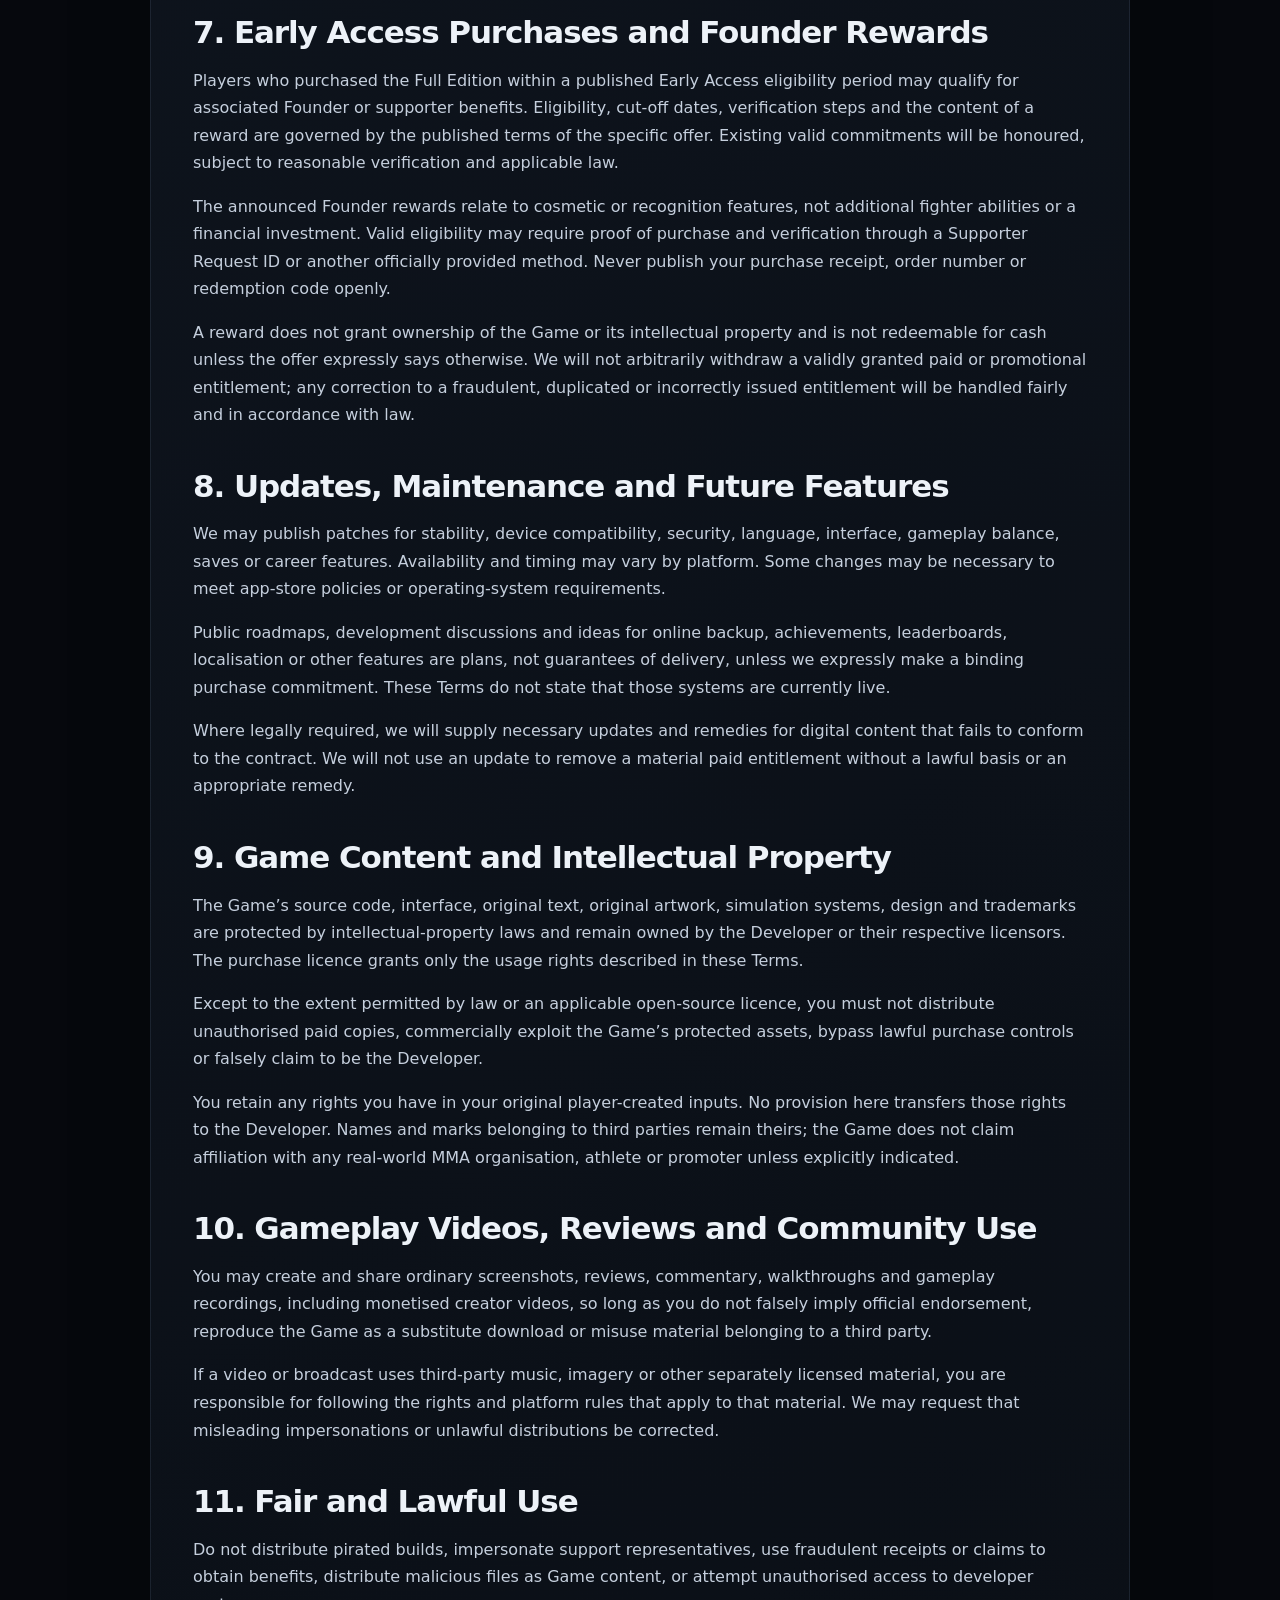
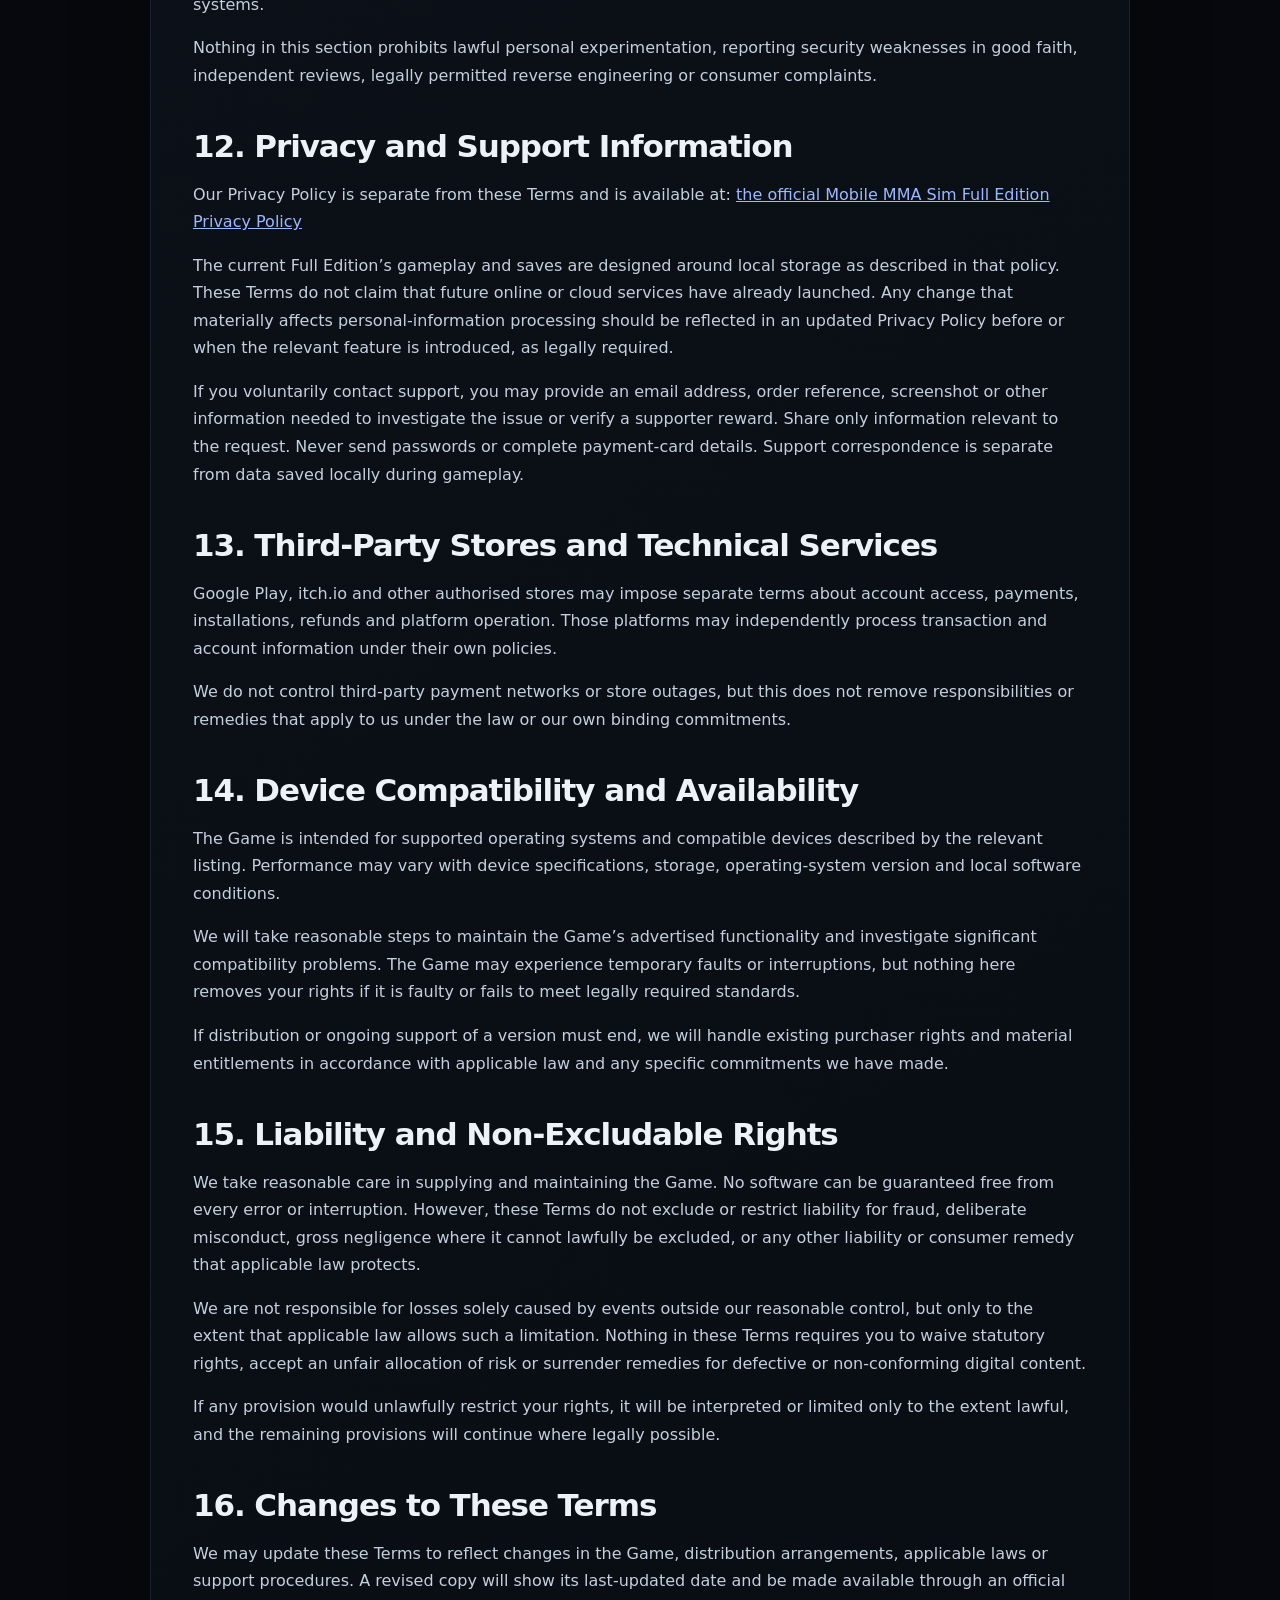
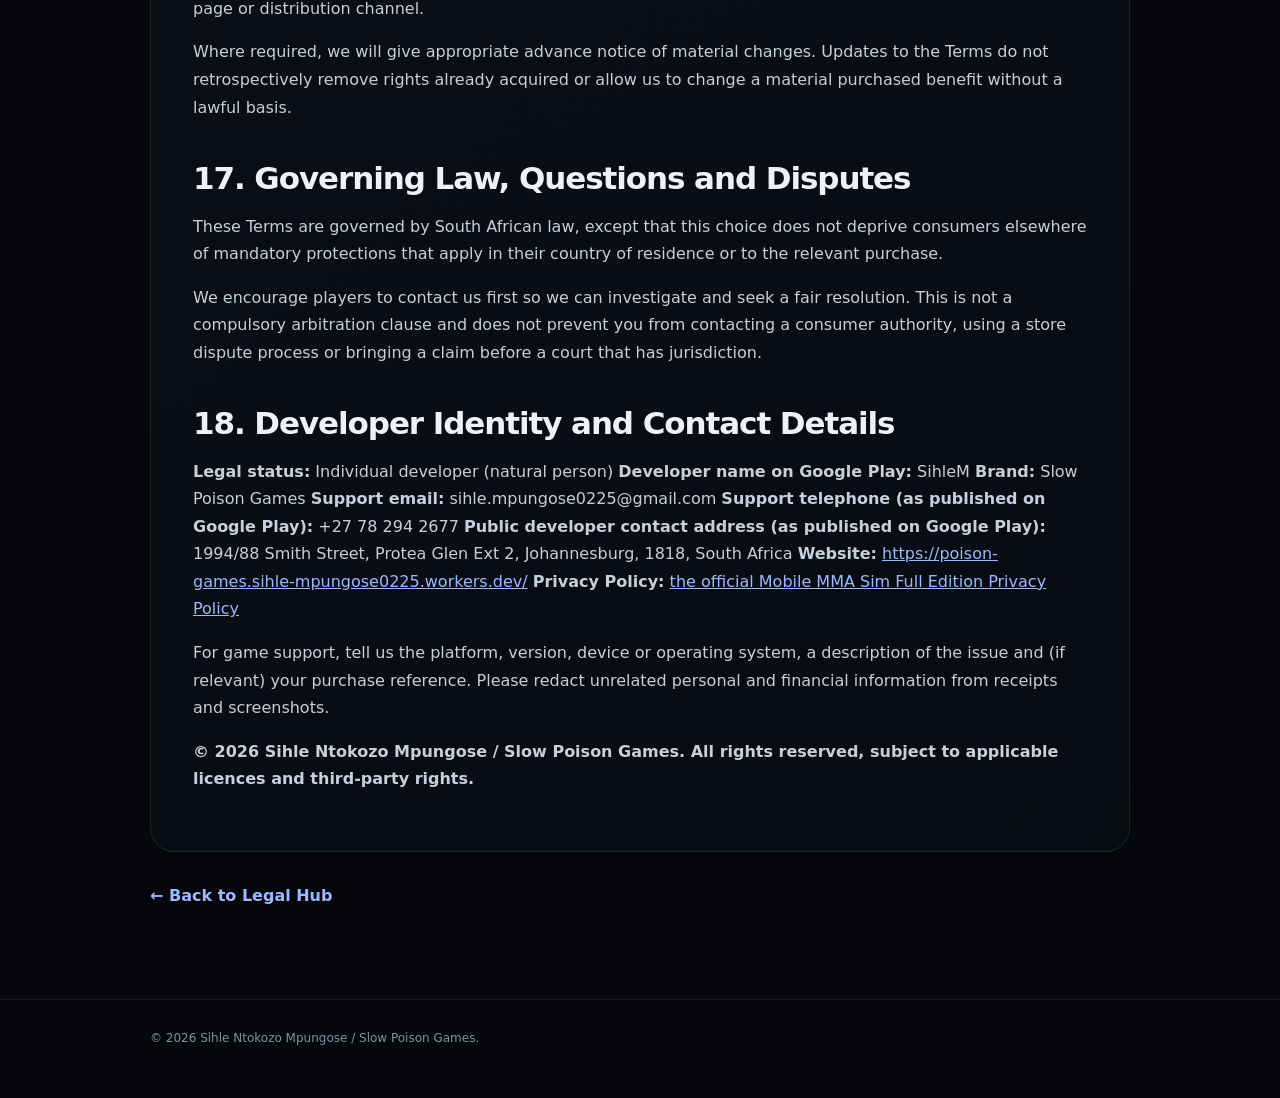
<file: legal/mobile-mma-sim/full/terms.html>
<!doctype html>
<html lang="en">
<head>
  <meta charset="utf-8">
  <meta name="viewport" content="width=device-width,initial-scale=1">
  <meta name="theme-color" content="#06080d">
  <meta name="description" content="Terms of Service for Mobile MMA Sim Full Edition by Slow Poison Games / SihleM.">
  <title>Mobile MMA Sim Full Edition | Terms of Service</title>
  <link rel="stylesheet" href="../../../legal/legal.css">
</head>
<body>
<header class="topbar"><div class="wrap"><a class="brand" href="../../../index.html">Slow Poison <span>Games</span></a><nav class="nav"><a href="../../../legal/index.html">Legal Hub</a><a href="../../../index.html#projects">Games</a><a href="../../../blog.html">Devlog</a></nav></div></header>
<main class="wrap">
  <p class="eyebrow">MOBILE MMA SIM / FULL EDITION</p>
  <h1>Terms of Service</h1>
  <p class="lead">Full Edition | Google Play and authorised distribution platforms</p>
  <div class="meta"><span>Last reviewed: 5 November 2026</span><span>Effective: From first publication</span></div>
  <div class="notice"><strong>Migration note:</strong> This hosted page preserves the existing Full Edition Terms. The privacy-policy reference now points to the matching Slow Poison Games legal page.</div>
  <div class="doc"><h2>1. Who We Are and What These Terms Cover</h2><p>Mobile MMA Sim (“the Game”) is an independently developed, paid mixed martial arts career simulation published by Sihle Ntokozo Mpungose under the developer name SihleM and the Slow Poison Games brand. In these Terms, “Developer”, “we”, “us” and “our” mean Sihle Ntokozo Mpungose. “You” and “player” mean the person who obtains or uses the Game.</p><p>These Terms apply to the <strong>Full Edition</strong> distributed through Google Play, itch.io and other channels authorised by the Developer. They do not govern a separate free demo or any other Slow Poison Games title. The Game is a fictional entertainment product, not a real-world fighting, financial or health service.</p><p>Please read these Terms together with the Game’s store description, the terms of the platform through which you obtained it and our separate Privacy Policy. If a provision of these Terms conflicts with mandatory law or a non-excludable consumer right, that law or right prevails.</p><h2>2. Access, Eligibility and Licence</h2><p>Subject to your lawful acquisition of the Game and applicable consumer rights, you receive a limited, non-exclusive licence to install and play a copy of the Full Edition for your personal entertainment on compatible devices in accordance with the conditions of the relevant distribution platform. This is a licence to use the software, not a sale of its intellectual-property rights.</p><p>You must comply with applicable age-rating and parental-consent requirements. If you are a minor, a parent or guardian may need to assist with purchases or permissions as required by applicable law and platform rules.</p><p>The licence does not prevent uses permitted by law, including lawful backup, interoperability, criticism or other applicable exceptions. Transfers or sharing through a platform’s authorised family-sharing or similar features are governed by that platform’s rules.</p><h2>3. Purchases, Prices and Delivery</h2><p>The Full Edition is sold as a paid digital download. The applicable store displays the price, currency, applicable taxes, supported devices and payment method before the transaction is completed. Prices may vary by country and platform.</p><p>Purchases made through Google Play or itch.io are processed through the relevant platform or its payment provider. The Developer does not directly process payment-card details for those purchases. Access is ordinarily provided by the platform’s download or installation process after a successful transaction, subject to its technical and account requirements.</p><p>Your purchase of the Full Edition on one platform does not automatically entitle you to a free copy on a different platform, unless we expressly offer such an entitlement. Any optional purchases introduced in the future will be disclosed separately before payment; their existence is not promised by these Terms. There is no recurring subscription created by purchasing the current Full Edition.</p><p>The applicable store normally provides purchase confirmation and order-history records. Please retain your order reference or receipt for any purchase or entitlement enquiry.</p><h2>4. Cancellation, Refunds and Faulty Digital Content</h2><p><strong>Your statutory rights come first.</strong> Nothing in these Terms makes all purchases final, excludes remedies for defective or non-conforming software, or takes away cancellation, refund or other consumer rights that apply in your country.</p><p>For Google Play purchases, you may use Google Play’s refund process at <a href="https://support.google.com/googleplay/answer/15574897" target="_blank" rel="noopener noreferrer">https://support.google.com/googleplay/answer/15574897</a>. Google Play’s policies may provide platform refunds, and the Developer may assist with troubleshooting or legally required remedies. For purchases made through other authorised platforms, use that platform’s purchase-support process or contact us using the details in section 18.</p><p>Depending on your location and the applicable transaction, the law may provide a cooling-off or withdrawal right. For certain immediately supplied digital downloads in the European Economic Area or United Kingdom, that right can be lost only if the applicable requirements for express consent, acknowledgement and confirmation have been met. Merely accepting these Terms does not, by itself, waive such a right. South African electronic-transaction cancellation rules and their statutory exceptions apply where relevant.</p><p>If the Game is not supplied, is materially defective or does not conform to the applicable contract or legal requirements, please contact us with the purchase channel, Game version, device details and a description of the issue. We will assess the problem and provide a correction, replacement, price reduction, refund or other remedy where required by applicable law. Refunds may result in the platform withdrawing the corresponding licence or entitlement.</p><h2>5. Game Features and Simulation Outcomes</h2><p>Mobile MMA Sim allows you to create and develop a fighter and experience an evolving fictional MMA career. Gameplay may include simulated fights, training, contracts, rankings, injuries, finances and other career events as described by the version you use.</p><p>Fight results and career opportunities depend on the Game’s simulation and player choices. We do not promise particular victories, rankings, championship titles, contract offers or other in-game outcomes. Fictional in-game money, earnings and rankings have no real-world cash value.</p><p>We may make reasonable gameplay-balancing and technical changes, while respecting advertised core functionality, valid purchase commitments and rights that cannot legally be excluded.</p><h2>6. Saves, Backups and Progress</h2><p>The current Full Edition uses local game-save functionality and may provide export, import and backup options depending on the platform and version. Your local progress may be affected by device damage, deletion of application data, software defects, interrupted operations or incompatible files.</p><p>Where available, we encourage you to export and keep independent copies of important saves. Do not assume that a cloud account, automatic online backup, cross-device synchronisation or remote recovery service is provided unless the Game expressly offers that feature.</p><p>We aim to maintain reasonable save reliability and compatibility when issuing updates, investigate reported problems and correct defects where practicable. We do not promise that every lost or corrupted file can be reconstructed. This statement does not exclude responsibility or remedies that apply under consumer law when the Game or an update is defective.</p><h2>7. Early Access Purchases and Founder Rewards</h2><p>Players who purchased the Full Edition within a published Early Access eligibility period may qualify for associated Founder or supporter benefits. Eligibility, cut-off dates, verification steps and the content of a reward are governed by the published terms of the specific offer. Existing valid commitments will be honoured, subject to reasonable verification and applicable law.</p><p>The announced Founder rewards relate to cosmetic or recognition features, not additional fighter abilities or a financial investment. Valid eligibility may require proof of purchase and verification through a Supporter Request ID or another officially provided method. Never publish your purchase receipt, order number or redemption code openly.</p><p>A reward does not grant ownership of the Game or its intellectual property and is not redeemable for cash unless the offer expressly says otherwise. We will not arbitrarily withdraw a validly granted paid or promotional entitlement; any correction to a fraudulent, duplicated or incorrectly issued entitlement will be handled fairly and in accordance with law.</p><h2>8. Updates, Maintenance and Future Features</h2><p>We may publish patches for stability, device compatibility, security, language, interface, gameplay balance, saves or career features. Availability and timing may vary by platform. Some changes may be necessary to meet app-store policies or operating-system requirements.</p><p>Public roadmaps, development discussions and ideas for online backup, achievements, leaderboards, localisation or other features are plans, not guarantees of delivery, unless we expressly make a binding purchase commitment. These Terms do not state that those systems are currently live.</p><p>Where legally required, we will supply necessary updates and remedies for digital content that fails to conform to the contract. We will not use an update to remove a material paid entitlement without a lawful basis or an appropriate remedy.</p><h2>9. Game Content and Intellectual Property</h2><p>The Game’s source code, interface, original text, original artwork, simulation systems, design and trademarks are protected by intellectual-property laws and remain owned by the Developer or their respective licensors. The purchase licence grants only the usage rights described in these Terms.</p><p>Except to the extent permitted by law or an applicable open-source licence, you must not distribute unauthorised paid copies, commercially exploit the Game’s protected assets, bypass lawful purchase controls or falsely claim to be the Developer.</p><p>You retain any rights you have in your original player-created inputs. No provision here transfers those rights to the Developer. Names and marks belonging to third parties remain theirs; the Game does not claim affiliation with any real-world MMA organisation, athlete or promoter unless explicitly indicated.</p><h2>10. Gameplay Videos, Reviews and Community Use</h2><p>You may create and share ordinary screenshots, reviews, commentary, walkthroughs and gameplay recordings, including monetised creator videos, so long as you do not falsely imply official endorsement, reproduce the Game as a substitute download or misuse material belonging to a third party.</p><p>If a video or broadcast uses third-party music, imagery or other separately licensed material, you are responsible for following the rights and platform rules that apply to that material. We may request that misleading impersonations or unlawful distributions be corrected.</p><h2>11. Fair and Lawful Use</h2><p>Do not distribute pirated builds, impersonate support representatives, use fraudulent receipts or claims to obtain benefits, distribute malicious files as Game content, or attempt unauthorised access to developer systems.</p><p>Nothing in this section prohibits lawful personal experimentation, reporting security weaknesses in good faith, independent reviews, legally permitted reverse engineering or consumer complaints.</p><h2>12. Privacy and Support Information</h2><p>Our Privacy Policy is separate from these Terms and is available at: <a href="privacy.html">the official Mobile MMA Sim Full Edition Privacy Policy</a></p><p>The current Full Edition’s gameplay and saves are designed around local storage as described in that policy. These Terms do not claim that future online or cloud services have already launched. Any change that materially affects personal-information processing should be reflected in an updated Privacy Policy before or when the relevant feature is introduced, as legally required.</p><p>If you voluntarily contact support, you may provide an email address, order reference, screenshot or other information needed to investigate the issue or verify a supporter reward. Share only information relevant to the request. Never send passwords or complete payment-card details. Support correspondence is separate from data saved locally during gameplay.</p><h2>13. Third-Party Stores and Technical Services</h2><p>Google Play, itch.io and other authorised stores may impose separate terms about account access, payments, installations, refunds and platform operation. Those platforms may independently process transaction and account information under their own policies.</p><p>We do not control third-party payment networks or store outages, but this does not remove responsibilities or remedies that apply to us under the law or our own binding commitments.</p><h2>14. Device Compatibility and Availability</h2><p>The Game is intended for supported operating systems and compatible devices described by the relevant listing. Performance may vary with device specifications, storage, operating-system version and local software conditions.</p><p>We will take reasonable steps to maintain the Game’s advertised functionality and investigate significant compatibility problems. The Game may experience temporary faults or interruptions, but nothing here removes your rights if it is faulty or fails to meet legally required standards.</p><p>If distribution or ongoing support of a version must end, we will handle existing purchaser rights and material entitlements in accordance with applicable law and any specific commitments we have made.</p><h2>15. Liability and Non-Excludable Rights</h2><p>We take reasonable care in supplying and maintaining the Game. No software can be guaranteed free from every error or interruption. However, these Terms do not exclude or restrict liability for fraud, deliberate misconduct, gross negligence where it cannot lawfully be excluded, or any other liability or consumer remedy that applicable law protects.</p><p>We are not responsible for losses solely caused by events outside our reasonable control, but only to the extent that applicable law allows such a limitation. Nothing in these Terms requires you to waive statutory rights, accept an unfair allocation of risk or surrender remedies for defective or non-conforming digital content.</p><p>If any provision would unlawfully restrict your rights, it will be interpreted or limited only to the extent lawful, and the remaining provisions will continue where legally possible.</p><h2>16. Changes to These Terms</h2><p>We may update these Terms to reflect changes in the Game, distribution arrangements, applicable laws or support procedures. A revised copy will show its last-updated date and be made available through an official page or distribution channel.</p><p>Where required, we will give appropriate advance notice of material changes. Updates to the Terms do not retrospectively remove rights already acquired or allow us to change a material purchased benefit without a lawful basis.</p><h2>17. Governing Law, Questions and Disputes</h2><p>These Terms are governed by South African law, except that this choice does not deprive consumers elsewhere of mandatory protections that apply in their country of residence or to the relevant purchase.</p><p>We encourage players to contact us first so we can investigate and seek a fair resolution. This is not a compulsory arbitration clause and does not prevent you from contacting a consumer authority, using a store dispute process or bringing a claim before a court that has jurisdiction.</p><h2>18. Developer Identity and Contact Details</h2><p><strong>Legal status:</strong> Individual developer (natural person) <strong>Developer name on Google Play:</strong> SihleM <strong>Brand:</strong> Slow Poison Games <strong>Support email:</strong> sihle.mpungose0225@gmail.com <strong>Support telephone (as published on Google Play):</strong> +27 78 294 2677 <strong>Public developer contact address (as published on Google Play):</strong> 1994/88 Smith Street, Protea Glen Ext 2, Johannesburg, 1818, South Africa <strong>Website:</strong> <a href="https://poison-games.sihle-mpungose0225.workers.dev/" target="_blank" rel="noopener noreferrer">https://poison-games.sihle-mpungose0225.workers.dev/</a> <strong>Privacy Policy:</strong> <a href="privacy.html">the official Mobile MMA Sim Full Edition Privacy Policy</a></p><p>For game support, tell us the platform, version, device or operating system, a description of the issue and (if relevant) your purchase reference. Please redact unrelated personal and financial information from receipts and screenshots.</p><p><strong>© 2026 Sihle Ntokozo Mpungose / Slow Poison Games. All rights reserved, subject to applicable licences and third-party rights.</strong></p></div>
  <a class="back" href="../../../legal/index.html">← Back to Legal Hub</a>
</main>
<footer><div class="wrap">© 2026 Sihle Ntokozo Mpungose / Slow Poison Games.</div></footer>
</body>
</html>
</file>
<file: styles.css>
:root{
  --bg:#06070b;
  --bg-soft:#0a0d13;
  --panel:#0e1219;
  --panel-2:#121823;
  --text:#f5f7fb;
  --muted:#aab3c4;
  --muted-2:#727d91;
  --line:rgba(148,163,184,.13);
  --line-strong:rgba(148,163,184,.23);
  --red:#ff4059;
  --red-deep:#d7263d;
  --blue:#4f83ff;
  --blue-soft:#74a2ff;
  --acid:var(--red);
  --acid-2:var(--red-deep);
  --warm:#ff7184;
  --violet:#6f8fff;
  --max:1200px;
  --radius:24px;
  --shadow:0 28px 80px rgba(0,0,0,.34);
}

*{box-sizing:border-box}
html{scroll-behavior:smooth;scroll-padding-top:100px}
body{
  margin:0;
  background:var(--bg);
  color:var(--text);
  font-family:Inter,ui-sans-serif,system-ui,-apple-system,BlinkMacSystemFont,"Segoe UI",sans-serif;
  line-height:1.65;
  overflow-x:hidden;
  text-rendering:optimizeLegibility;
}
body::before{
  content:"";
  position:fixed;
  inset:0;
  z-index:-4;
  pointer-events:none;
  background:
    linear-gradient(rgba(255,255,255,.016) 1px,transparent 1px),
    linear-gradient(90deg,rgba(255,255,255,.016) 1px,transparent 1px);
  background-size:44px 44px;
  mask-image:linear-gradient(to bottom,#000 0%,rgba(0,0,0,.78) 55%,transparent 92%);
}
::selection{background:var(--blue);color:#fff}
a{color:inherit}
button,a{-webkit-tap-highlight-color:transparent}

.progress{position:fixed;left:0;top:0;width:100%;height:2px;z-index:1000;background:transparent;pointer-events:none}.progress span{display:block;width:0;height:100%;background:linear-gradient(90deg,var(--red),var(--blue));box-shadow:0 0 18px rgba(79,131,255,.32)}
.page-glow{position:fixed;border-radius:50%;filter:blur(110px);pointer-events:none;z-index:-3;opacity:.14}.glow-a{width:520px;height:520px;right:-170px;top:-180px;background:var(--red);opacity:.10}.glow-b{width:520px;height:520px;left:-270px;top:48vh;background:var(--blue);opacity:.11}

.section-shell{width:min(calc(100% - 48px),var(--max));margin-inline:auto}
.section-pad{padding-block:116px}
.eyebrow{margin:0 0 16px;color:var(--acid);font:700 11px/1.4 ui-monospace,SFMono-Regular,Menlo,Consolas,monospace;letter-spacing:.16em;text-transform:uppercase}

.site-header{
  width:min(calc(100% - 48px),var(--max));
  margin:18px auto 0;
  min-height:66px;
  padding:9px 12px;
  display:grid;
  grid-template-columns:auto 1fr auto;
  align-items:center;
  gap:22px;
  position:sticky;
  top:12px;
  z-index:100;
  border:1px solid var(--line);
  border-radius:18px;
  background:rgba(7,10,13,.78);
  backdrop-filter:blur(20px) saturate(135%);
  box-shadow:0 18px 60px rgba(0,0,0,.27);
}
.brand{display:inline-flex;align-items:center;gap:11px;text-decoration:none;min-width:max-content}.brand-mark{position:relative;width:40px;height:40px;display:grid;place-items:center;border-radius:12px;background:var(--acid);color:#0a0e09;box-shadow:inset 0 0 0 1px rgba(255,255,255,.28),0 9px 24px rgba(185,255,75,.11)}.brand-mark b,.brand-mark i{position:absolute;font-style:normal;font-weight:900;font-size:12px;line-height:1}.brand-mark b{transform:translate(-5px,-4px)}.brand-mark i{transform:translate(6px,6px);opacity:.56}.brand-copy{display:flex;flex-direction:column;line-height:1}.brand-copy strong{font-size:14px;letter-spacing:-.02em}.brand-copy small{margin-top:6px;color:var(--muted-2);font:600 9px ui-monospace,SFMono-Regular,Menlo,Consolas,monospace;letter-spacing:.08em;text-transform:uppercase}
.nav{justify-self:center;display:flex;align-items:center;gap:2px}.nav a{position:relative;padding:9px 11px;border-radius:9px;color:#9ca8a2;text-decoration:none;font-size:12px;font-weight:700;transition:.2s ease}.nav a:hover,.nav a.active{color:var(--text);background:rgba(255,255,255,.045)}.nav a.active::after{content:"";position:absolute;left:12px;right:12px;bottom:4px;height:1px;background:var(--acid)}
.header-badge{justify-self:end;padding:7px 9px;border:1px solid rgba(185,255,75,.16);border-radius:999px;color:#b9c7c0;background:rgba(185,255,75,.035);font:600 9px ui-monospace,SFMono-Regular,Menlo,Consolas,monospace;letter-spacing:.08em;text-transform:uppercase}.menu-btn{display:none;width:42px;height:38px;border:1px solid var(--line);border-radius:10px;background:transparent}.menu-btn span{display:block;width:16px;height:1px;margin:4px auto;background:var(--text);transition:.2s ease}.menu-btn.open span:first-child{transform:translateY(2.5px) rotate(45deg)}.menu-btn.open span:last-child{transform:translateY(-2.5px) rotate(-45deg)}

.hero{min-height:800px;padding-top:110px;padding-bottom:90px;display:grid;grid-template-columns:1.06fr .94fr;gap:72px;align-items:center}.status-pill{width:max-content;max-width:100%;margin-bottom:28px;padding:7px 10px;border:1px solid rgba(185,255,75,.15);border-radius:999px;background:rgba(185,255,75,.035);color:#c7d3cd;font:700 10px ui-monospace,SFMono-Regular,Menlo,Consolas,monospace;letter-spacing:.07em;text-transform:uppercase}.status-pill span{display:inline-block;width:7px;height:7px;margin-right:8px;border-radius:50%;background:var(--acid);box-shadow:0 0 13px rgba(185,255,75,.8);animation:pulse 1.8s ease-in-out infinite}@keyframes pulse{50%{opacity:.35;box-shadow:0 0 4px rgba(185,255,75,.45)}}.hero h1,.section-intro h2,.about-copy h2,.closing-inner h2{margin:0;letter-spacing:-.058em;line-height:.96}.hero h1{font-size:clamp(56px,7.1vw,98px)}.hero h1 span{color:var(--acid)}.hero-text{max-width:700px;margin:28px 0 32px;color:#b6c0bb;font-size:clamp(18px,1.45vw,20px);line-height:1.72}.hero-text strong{color:var(--text)}.hero-actions{display:flex;gap:11px;flex-wrap:wrap}.button{min-height:52px;padding:0 20px;display:inline-flex;align-items:center;justify-content:center;gap:12px;border:1px solid transparent;border-radius:12px;text-decoration:none;font-size:13px;font-weight:850;transition:transform .2s ease,border-color .2s ease,background .2s ease,box-shadow .2s ease}.button:hover{transform:translateY(-2px)}.button.primary{background:var(--acid);color:#0a0e09;box-shadow:0 15px 36px rgba(185,255,75,.11)}.button.primary:hover{box-shadow:0 18px 44px rgba(185,255,75,.18)}.button.secondary{border-color:var(--line);background:rgba(255,255,255,.025)}.button.secondary:hover{border-color:var(--line-strong);background:rgba(255,255,255,.05)}
.hero-meta{margin-top:50px;padding-top:24px;border-top:1px solid var(--line);display:grid;grid-template-columns:repeat(3,1fr);gap:22px}.hero-meta div{display:flex;flex-direction:column;gap:6px}.hero-meta small{color:#69766f;font:700 9px ui-monospace,SFMono-Regular,Menlo,Consolas,monospace;letter-spacing:.12em}.hero-meta strong{font-size:12px;line-height:1.45;color:#cbd3cf;font-weight:700}

.hero-showcase{position:relative;overflow:hidden;border:1px solid var(--line);border-radius:26px;background:linear-gradient(145deg,rgba(17,25,31,.94),rgba(8,12,15,.96));box-shadow:var(--shadow)}.hero-showcase::before{content:"";position:absolute;inset:0;background:radial-gradient(circle at 72% 22%,rgba(185,255,75,.10),transparent 28%),linear-gradient(rgba(255,255,255,.022) 1px,transparent 1px),linear-gradient(90deg,rgba(255,255,255,.022) 1px,transparent 1px);background-size:auto,34px 34px,34px 34px;pointer-events:none}.showcase-head{position:relative;z-index:2;height:52px;padding:0 16px;display:grid;grid-template-columns:1fr auto 1fr;align-items:center;border-bottom:1px solid var(--line);color:#77847d;font:700 9px ui-monospace,SFMono-Regular,Menlo,Consolas,monospace;letter-spacing:.11em}.showcase-head>span:last-child{justify-self:end}.window-dots{display:flex;gap:5px}.window-dots i{width:6px;height:6px;border-radius:50%;background:#37423c}.window-dots i:first-child{background:var(--acid)}.showcase-body{position:relative;z-index:2;padding:30px}.showcase-brand{min-height:210px;padding:26px;display:flex;align-items:flex-end;justify-content:space-between;gap:30px;border:1px solid var(--line);border-radius:18px;background:linear-gradient(135deg,rgba(185,255,75,.08),rgba(255,255,255,.02));overflow:hidden}.giant-pg{margin-left:-5px;font-size:clamp(88px,11vw,132px);font-weight:950;line-height:.72;letter-spacing:-.12em;color:var(--acid);text-shadow:0 0 45px rgba(185,255,75,.07)}.showcase-brand div{max-width:220px;text-align:right}.showcase-brand p{margin:0 0 10px;color:#7e8b84;font:700 8px ui-monospace,SFMono-Regular,Menlo,Consolas,monospace;letter-spacing:.14em}.showcase-brand strong{font-size:17px;line-height:1.28;letter-spacing:-.02em}.showcase-projects{margin-top:12px;display:grid;gap:8px}.showcase-row{min-height:63px;padding:11px 13px;display:grid;grid-template-columns:32px 1fr 20px;gap:10px;align-items:center;border:1px solid var(--line);border-radius:13px;background:rgba(255,255,255,.018)}.showcase-row.active{border-color:rgba(185,255,75,.18);background:rgba(185,255,75,.035)}.showcase-row>span{color:#68766f;font:700 9px ui-monospace,SFMono-Regular,Menlo,Consolas,monospace}.showcase-row div{display:flex;flex-direction:column;line-height:1.15}.showcase-row strong{font-size:12px}.showcase-row small{margin-top:5px;color:#7d8a83;font-size:10px}.showcase-row b{justify-self:end;color:#64716a;font-size:12px}.showcase-foot{position:relative;z-index:2;min-height:48px;padding:0 20px;display:flex;align-items:center;justify-content:center;gap:10px;border-top:1px solid var(--line);color:#6d7973;font:700 8px ui-monospace,SFMono-Regular,Menlo,Consolas,monospace;letter-spacing:.12em}.showcase-foot i{width:4px;height:4px;border-radius:50%;background:var(--acid)}

.ticker{overflow:hidden;border-block:1px solid var(--line);background:rgba(255,255,255,.016)}.ticker-track{width:max-content;padding:13px 0;display:flex;align-items:center;gap:18px;color:#6d7b74;font:700 10px ui-monospace,SFMono-Regular,Menlo,Consolas,monospace;letter-spacing:.14em;animation:ticker 36s linear infinite}.ticker-track i{width:5px;height:5px;border-radius:50%;background:var(--acid)}@keyframes ticker{to{transform:translateX(-50%)}}

.section-intro{display:grid;grid-template-columns:1.05fr .95fr;gap:70px;align-items:end;margin-bottom:58px}.section-intro h2,.about-copy h2{font-size:clamp(43px,5vw,70px);line-height:1.02}.section-intro>p{max-width:560px;margin:0 0 5px;color:var(--muted);font-size:17px;line-height:1.75}

.projects-section{padding-top:120px}.project-stack{display:grid;gap:18px}.project-card{overflow:hidden;border:1px solid var(--line);border-radius:var(--radius);background:linear-gradient(145deg,rgba(18,26,33,.9),rgba(10,15,19,.92));transition:transform .25s ease,border-color .25s ease,box-shadow .25s ease}.project-card:hover{transform:translateY(-4px);border-color:rgba(185,255,75,.19);box-shadow:0 24px 65px rgba(0,0,0,.2)}.project-main{display:grid;grid-template-columns:.92fr 1.08fr}.project-grid{display:grid;grid-template-columns:repeat(2,1fr);gap:18px}.project-visual{position:relative;min-height:310px;padding:24px;display:flex;align-items:flex-end;overflow:hidden;isolation:isolate}.project-visual::before{content:"";position:absolute;inset:16px;border:1px solid rgba(255,255,255,.055);border-radius:17px;z-index:-1}.project-number{position:absolute;left:24px;top:22px;color:rgba(255,255,255,.56);font:700 10px ui-monospace,SFMono-Regular,Menlo,Consolas,monospace;letter-spacing:.13em}.project-status{position:absolute;right:24px;top:20px;padding:6px 8px;border:1px solid var(--line);border-radius:999px;background:rgba(7,10,13,.38);backdrop-filter:blur(10px);font:700 8px ui-monospace,SFMono-Regular,Menlo,Consolas,monospace;letter-spacing:.08em;text-transform:uppercase}.project-status.live{color:var(--acid);border-color:rgba(185,255,75,.20)}.project-status.build{color:#abc0ff}.project-status.warm{color:var(--warm)}.project-status.violet{color:var(--violet)}.visual-caption{width:100%;display:flex;align-items:flex-end;justify-content:space-between;gap:16px;position:relative;z-index:2}.visual-caption small{max-width:230px;color:rgba(255,255,255,.58);font:700 8px ui-monospace,SFMono-Regular,Menlo,Consolas,monospace;letter-spacing:.12em}.visual-caption strong{font-size:58px;line-height:.8;letter-spacing:-.09em;color:rgba(255,255,255,.86)}
.visual-mma{min-height:100%;background:radial-gradient(circle at 54% 40%,rgba(233,83,83,.20),transparent 28%),linear-gradient(145deg,#1c1012,#0d1519)}.mma-ring{position:absolute;left:50%;top:47%;width:300px;height:210px;transform:translate(-50%,-50%) perspective(500px) rotateX(58deg) rotateZ(-8deg);border:2px solid rgba(255,255,255,.28);box-shadow:0 0 60px rgba(227,71,71,.10),inset 0 0 0 26px rgba(255,255,255,.012)}.mma-ring i{position:absolute;background:rgba(255,255,255,.16)}.mma-ring i:nth-child(1),.mma-ring i:nth-child(2){top:0;bottom:0;width:1px}.mma-ring i:nth-child(1){left:33%}.mma-ring i:nth-child(2){right:33%}.mma-ring i:nth-child(3),.mma-ring i:nth-child(4){left:0;right:0;height:1px}.mma-ring i:nth-child(3){top:33%}.mma-ring i:nth-child(4){bottom:33%}
.visual-covenant{background:radial-gradient(circle at 50% 42%,rgba(95,137,255,.25),transparent 27%),linear-gradient(145deg,#0d1524,#11121d)}.signal-core{position:absolute;left:50%;top:47%;width:90px;height:90px;transform:translate(-50%,-50%);border:1px solid rgba(136,167,255,.7);border-radius:50%;box-shadow:0 0 0 28px rgba(136,167,255,.055),0 0 0 58px rgba(136,167,255,.025)}.signal-core::before,.signal-core::after{content:"";position:absolute;left:50%;top:50%;transform:translate(-50%,-50%);border:1px dashed rgba(136,167,255,.22);border-radius:50%}.signal-core::before{width:190px;height:190px}.signal-core::after{width:250px;height:250px}.signal-core i{position:absolute;left:50%;top:50%;width:8px;height:8px;transform:translate(-50%,-50%);border-radius:50%;background:var(--blue);box-shadow:0 0 18px var(--blue)}
.visual-hidden{background:radial-gradient(circle at 50% 42%,rgba(185,255,75,.10),transparent 29%),linear-gradient(145deg,#102018,#111521)}.hidden-bars{position:absolute;left:50%;top:47%;height:110px;display:flex;gap:9px;align-items:flex-end;transform:translate(-50%,-50%)}.hidden-bars i{width:34px;border:1px solid rgba(185,255,75,.16);border-radius:7px 7px 3px 3px;background:rgba(185,255,75,.08)}.hidden-bars i:nth-child(1){height:38%}.hidden-bars i:nth-child(2){height:70%}.hidden-bars i:nth-child(3){height:54%}.hidden-bars i:nth-child(4){height:90%}
.visual-3d{background:radial-gradient(circle at 50% 40%,rgba(199,173,255,.13),transparent 28%),linear-gradient(145deg,#20172d,#111a22)}.three-d-shape{position:absolute;left:50%;top:46%;width:130px;height:130px;transform:translate(-50%,-50%) rotate(8deg);display:grid;place-items:center;border:1px solid rgba(199,173,255,.25);background:rgba(199,173,255,.07);box-shadow:18px 18px 0 rgba(185,255,75,.035),-18px -18px 0 rgba(136,167,255,.035)}.three-d-shape span{font-size:37px;font-weight:900;letter-spacing:-.08em;color:#d4c2ff;transform:rotate(-8deg)}
.project-content{padding:34px}.project-content.compact{padding:28px}.project-content.standalone{min-height:100%;display:flex;flex-direction:column;justify-content:center}.project-kicker{display:flex;align-items:center;justify-content:space-between;gap:16px;color:#78857e;font:700 9px ui-monospace,SFMono-Regular,Menlo,Consolas,monospace;letter-spacing:.09em;text-transform:uppercase}.project-content h3{margin:18px 0 12px;font-size:clamp(29px,3vw,44px);line-height:1.03;letter-spacing:-.045em}.project-content p{margin:0;color:var(--muted);font-size:15px;line-height:1.75}.detail-grid{margin:28px 0;display:grid;grid-template-columns:repeat(2,1fr);gap:1px;border:1px solid var(--line);border-radius:16px;overflow:hidden;background:var(--line)}.detail-grid>div{padding:17px;background:#0c1116}.detail-grid strong{font-size:12px}.detail-grid p{margin-top:6px;font-size:12.5px;line-height:1.6;color:#8f9b95}.clean-list{margin:22px 0;padding:0;display:grid;gap:8px;list-style:none}.clean-list li{position:relative;padding-left:17px;color:#b8c2bd;font-size:13.5px}.clean-list li::before{content:"+";position:absolute;left:0;color:var(--acid);font-family:ui-monospace,SFMono-Regular,Menlo,Consolas,monospace}.tag-row{display:flex;gap:7px;flex-wrap:wrap;margin-top:24px}.tag-row span{padding:6px 8px;border:1px solid var(--line);border-radius:7px;background:rgba(255,255,255,.018);color:#8e9a94;font:700 9px ui-monospace,SFMono-Regular,Menlo,Consolas,monospace;letter-spacing:.05em;text-transform:uppercase}.side-project-card{background:linear-gradient(145deg,rgba(185,255,75,.045),rgba(13,18,22,.95))}

.journey-section{border-block:1px solid var(--line);background:linear-gradient(180deg,#0a0e12,#080b0e)}.timeline{position:relative;margin-top:14px}.timeline::before{content:"";position:absolute;left:52px;top:0;bottom:0;width:1px;background:linear-gradient(var(--acid),rgba(185,255,75,.08))}.timeline-item{position:relative;display:grid;grid-template-columns:105px 1fr;gap:34px;padding:34px 0;border-bottom:1px solid var(--line)}.timeline-item:last-child{border-bottom:0}.timeline-item>span{position:relative;z-index:2;width:34px;height:34px;margin-left:35px;display:grid;place-items:center;border:1px solid rgba(185,255,75,.18);border-radius:50%;background:#0a0f12;color:var(--acid);font:700 9px ui-monospace,SFMono-Regular,Menlo,Consolas,monospace}.timeline-item div{max-width:820px}.timeline-item small{color:#6f7c75;font:700 9px ui-monospace,SFMono-Regular,Menlo,Consolas,monospace;letter-spacing:.12em}.timeline-item h3{margin:8px 0 8px;font-size:25px;letter-spacing:-.03em}.timeline-item p{margin:0;color:var(--muted);font-size:15px;line-height:1.75}

.skills-grid{display:grid;grid-template-columns:repeat(4,1fr);gap:14px}.skill-card{position:relative;min-height:290px;padding:24px;display:flex;flex-direction:column;border:1px solid var(--line);border-radius:20px;background:linear-gradient(145deg,rgba(17,24,30,.86),rgba(10,15,18,.9));overflow:hidden;transition:.25s ease}.skill-card:hover{transform:translateY(-4px);border-color:rgba(185,255,75,.18)}.skill-card>span{position:absolute;right:20px;top:18px;color:#57635d;font:700 9px ui-monospace,SFMono-Regular,Menlo,Consolas,monospace}.skill-icon{width:54px;height:54px;display:grid;place-items:center;border:1px solid var(--line-strong);border-radius:14px;background:rgba(185,255,75,.035);color:var(--acid);font:800 10px ui-monospace,SFMono-Regular,Menlo,Consolas,monospace;letter-spacing:.07em}.skill-card h3{margin:auto 0 10px;font-size:22px;letter-spacing:-.03em}.skill-card p{margin:0;color:var(--muted);font-size:13.5px;line-height:1.7}

.publishing-section{background:linear-gradient(180deg,rgba(84,124,255,.08),rgba(7,10,13,0))}.publish-grid{display:grid;grid-template-columns:repeat(4,1fr);gap:14px}.publish-card{min-height:250px;padding:22px;display:flex;flex-direction:column;border:1px solid var(--line);border-radius:20px;background:rgba(255,255,255,.018);transition:.25s ease}.publish-card:hover{transform:translateY(-4px);border-color:rgba(136,167,255,.20)}.publish-top{display:flex;justify-content:space-between;align-items:center}.publish-top span{width:44px;height:44px;display:grid;place-items:center;border:1px solid var(--line);border-radius:12px;background:rgba(255,255,255,.025);color:var(--acid);font:800 11px ui-monospace,SFMono-Regular,Menlo,Consolas,monospace}.publish-top small{color:#53605a;font:700 9px ui-monospace,SFMono-Regular,Menlo,Consolas,monospace}.publish-card h3{margin:auto 0 8px;font-size:21px;letter-spacing:-.025em}.publish-card p{margin:0;color:var(--muted);font-size:13.5px;line-height:1.68}

.about-section{padding-top:100px}.about-grid{display:grid;grid-template-columns:1fr .95fr;gap:80px;align-items:center}.about-copy p:last-child{max-width:620px;margin:25px 0 0;color:var(--muted);font-size:17px;line-height:1.75}.identity-list{display:grid;gap:10px}.identity-list>div{min-height:76px;padding:13px 16px;display:flex;align-items:center;gap:14px;border:1px solid var(--line);border-radius:15px;background:rgba(255,255,255,.018)}.identity-badge{flex:0 0 46px;width:46px;height:46px;display:grid;place-items:center;border:1px solid var(--line-strong);border-radius:12px;background:#11181e;color:#c9d1cd;font-weight:900;font-size:12px}.identity-badge.poison{background:var(--acid);color:#0a0e09;border-color:transparent}.identity-list p{margin:0;display:flex;flex-direction:column}.identity-list strong{font-size:14px}.identity-list small{margin-top:4px;color:#75817b;font-size:11px}.independence-note{margin-top:28px;padding:20px 22px;display:flex;align-items:flex-start;gap:15px;border:1px solid rgba(185,255,75,.14);border-radius:17px;background:rgba(185,255,75,.028)}.independence-note>span{flex:0 0 34px;width:34px;height:34px;display:grid;place-items:center;border-radius:10px;background:rgba(185,255,75,.07);color:var(--acid)}.independence-note strong{display:block;margin:1px 0 6px;font-size:13px}.independence-note p{max-width:930px;margin:0;color:#9eaaa4;font-size:13.5px;line-height:1.7}

.closing-section{margin-top:62px;background:var(--acid);color:#0a0e09;overflow:hidden}.closing-inner{position:relative;padding-block:108px}.closing-inner::after{content:"SPG";position:absolute;right:-24px;bottom:-88px;font-size:280px;font-weight:950;line-height:1;letter-spacing:-.13em;color:rgba(10,14,9,.055);pointer-events:none}.dark-eyebrow{color:#3a6c1f}.closing-inner h2{position:relative;z-index:1;max-width:900px;font-size:clamp(52px,7.7vw,94px)}.closing-inner h2 span{color:#3a6f1c}.closing-inner>p{position:relative;z-index:1;max-width:720px;margin:25px 0 30px;color:#355827;font-size:18px;line-height:1.65}.button.dark{position:relative;z-index:1;background:#0a0e09;color:var(--text)}

footer{background:#050709}.footer-inner{min-height:140px;padding-block:28px;display:grid;grid-template-columns:1fr auto 1fr;align-items:center;gap:24px;border-top:1px solid var(--line)}.footer-brand{display:flex;align-items:center;gap:12px}.footer-brand strong{font-size:13px}.footer-brand p,.footer-note p{margin:3px 0 0;color:#65716b;font-size:10px}.footer-center{color:#5f6b65;font:700 9px ui-monospace,SFMono-Regular,Menlo,Consolas,monospace;letter-spacing:.1em;text-transform:uppercase}.footer-note{text-align:right}

.reveal{opacity:0;transform:translateY(22px);transition:opacity .65s ease,transform .65s ease}.reveal.visible{opacity:1;transform:none}

@media(max-width:1020px){
  .header-badge{display:none}.site-header{grid-template-columns:auto 1fr}.nav{justify-self:end}.hero{grid-template-columns:1fr;gap:42px;padding-top:90px}.hero-showcase{max-width:760px}.section-intro{grid-template-columns:1fr;gap:20px}.project-main{grid-template-columns:1fr}.visual-mma{min-height:340px}.skills-grid,.publish-grid{grid-template-columns:repeat(2,1fr)}.about-grid{grid-template-columns:1fr;gap:34px}
}

@media(max-width:720px){
  .section-shell,.site-header{width:min(calc(100% - 24px),var(--max))}.section-pad{padding-block:84px}.site-header{top:8px;display:flex;justify-content:space-between}.brand-copy small{display:none}.menu-btn{display:block}.nav{display:none;position:absolute;top:74px;left:0;right:0;padding:10px;flex-direction:column;align-items:stretch;border:1px solid var(--line);border-radius:16px;background:#0b1014;box-shadow:0 24px 60px rgba(0,0,0,.38)}.nav.open{display:flex}.nav a{padding:12px}.nav a.active::after{display:none}
  .hero{min-height:auto;padding-top:80px}.hero h1{font-size:clamp(48px,14vw,72px)}.hero-meta{grid-template-columns:1fr;gap:14px}.hero-meta div{padding-bottom:12px;border-bottom:1px solid rgba(255,255,255,.055)}.hero-showcase{border-radius:20px}.showcase-body{padding:18px}.showcase-brand{min-height:175px;padding:20px;align-items:flex-end}.giant-pg{font-size:94px}.showcase-brand div{max-width:160px}.showcase-brand strong{font-size:14px}.showcase-head small{display:none}.showcase-head{grid-template-columns:1fr 1fr}.showcase-projects{gap:7px}.showcase-row{min-height:58px}.showcase-foot{overflow:hidden;white-space:nowrap}
  .section-intro h2,.about-copy h2{font-size:43px}.section-intro>p,.about-copy p:last-child{font-size:15.5px}.project-grid,.skills-grid,.publish-grid{grid-template-columns:1fr}.project-visual{min-height:255px}.visual-mma{min-height:300px}.project-content,.project-content.compact{padding:24px}.detail-grid{grid-template-columns:1fr}.project-kicker{align-items:flex-start;flex-direction:column;gap:5px}.visual-caption strong{font-size:48px}.mma-ring{width:250px;height:175px}
  .timeline::before{left:16px}.timeline-item{grid-template-columns:52px 1fr;gap:10px}.timeline-item>span{margin-left:0;width:32px;height:32px}.timeline-item h3{font-size:21px}.skill-card{min-height:235px}.publish-card{min-height:220px}.identity-list>div{padding:12px}.independence-note{padding:17px}.footer-inner{grid-template-columns:1fr;align-items:start}.footer-center{order:3}.footer-note{text-align:left}.closing-inner::after{font-size:170px;right:-18px;bottom:-50px}
}

@media(max-width:430px){
  .hero h1{font-size:46px}.status-pill{white-space:normal}.showcase-brand{display:block}.showcase-brand div{margin-top:22px;max-width:100%;text-align:left}.giant-pg{font-size:86px}.showcase-row{grid-template-columns:26px 1fr 16px}.project-visual{min-height:235px}.visual-caption small{max-width:160px}.timeline-item p{font-size:14px}
}

@media(prefers-reduced-motion:reduce){html{scroll-behavior:auto}.ticker-track,.status-pill span{animation:none}.reveal{opacity:1;transform:none;transition:none}}

/* ===== Slow Poison Games dark / red / blue portfolio theme ===== */
body{
  background:
    radial-gradient(circle at 88% 7%,rgba(255,64,89,.055),transparent 22%),
    radial-gradient(circle at 12% 42%,rgba(79,131,255,.055),transparent 25%),
    var(--bg);
}
body::before{
  background:
    linear-gradient(rgba(79,131,255,.022) 1px,transparent 1px),
    linear-gradient(90deg,rgba(255,64,89,.018) 1px,transparent 1px);
  background-size:46px 46px;
}
.eyebrow{color:var(--blue-soft)}
.site-header{
  border-color:rgba(130,150,185,.15);
  background:rgba(6,7,11,.82);
  box-shadow:0 18px 60px rgba(0,0,0,.32),0 0 0 1px rgba(255,64,89,.02);
}
.brand-mark{
  background:linear-gradient(145deg,var(--red) 0 48%,var(--blue) 52% 100%);
  color:#fff;
  box-shadow:inset 0 0 0 1px rgba(255,255,255,.18),0 10px 28px rgba(79,131,255,.12);
}
.nav a{color:#9ca7ba}
.nav a:hover,.nav a.active{background:rgba(79,131,255,.055)}
.nav a.active::after{background:linear-gradient(90deg,var(--red),var(--blue))}
.header-badge{
  border-color:rgba(79,131,255,.22);
  color:#b9c7dd;
  background:rgba(79,131,255,.045);
}
.status-pill{
  border-color:rgba(255,64,89,.20);
  background:rgba(255,64,89,.045);
  color:#cbd4e4;
}
.status-pill span{
  background:var(--red);
  box-shadow:0 0 13px rgba(255,64,89,.72);
}
@keyframes pulse{50%{opacity:.38;box-shadow:0 0 5px rgba(255,64,89,.38)}}
.hero h1 span{
  color:transparent;
  background:linear-gradient(90deg,var(--red) 0 35%,#dce6ff 52%,var(--blue) 72% 100%);
  -webkit-background-clip:text;
  background-clip:text;
}
.button.primary{
  background:linear-gradient(135deg,var(--red),#e9344d);
  color:#fff;
  box-shadow:0 15px 38px rgba(255,64,89,.15);
}
.button.primary:hover{box-shadow:0 18px 46px rgba(255,64,89,.24)}
.button.secondary{
  border-color:rgba(79,131,255,.23);
  background:rgba(79,131,255,.045);
}
.button.secondary:hover{
  border-color:rgba(79,131,255,.38);
  background:rgba(79,131,255,.085);
}
.hero-showcase{
  border-color:rgba(122,145,185,.17);
  background:linear-gradient(145deg,rgba(15,20,30,.96),rgba(7,9,14,.98));
  box-shadow:0 30px 85px rgba(0,0,0,.38),0 0 80px rgba(79,131,255,.035);
}
.hero-showcase::before{
  background:
    radial-gradient(circle at 76% 18%,rgba(79,131,255,.13),transparent 27%),
    radial-gradient(circle at 25% 72%,rgba(255,64,89,.08),transparent 30%),
    linear-gradient(rgba(79,131,255,.024) 1px,transparent 1px),
    linear-gradient(90deg,rgba(255,64,89,.018) 1px,transparent 1px);
  background-size:auto,auto,34px 34px,34px 34px;
}
.window-dots i:first-child{background:var(--red)}
.window-dots i:nth-child(2){background:var(--blue)}
.showcase-brand{
  border-color:rgba(122,145,185,.17);
  background:linear-gradient(135deg,rgba(255,64,89,.07),rgba(79,131,255,.08) 72%,rgba(255,255,255,.015));
}
.giant-pg{
  color:transparent;
  background:linear-gradient(145deg,var(--red),#f4f7ff 48%,var(--blue));
  -webkit-background-clip:text;
  background-clip:text;
  text-shadow:none;
}
.showcase-row.active{
  border-color:rgba(79,131,255,.26);
  background:linear-gradient(90deg,rgba(79,131,255,.07),rgba(255,64,89,.035));
}
.showcase-row.active>span{color:var(--blue-soft)}
.showcase-foot i{background:var(--red)}
.showcase-foot i:nth-of-type(even){background:var(--blue)}
.ticker{background:rgba(10,13,20,.78)}
.ticker-track i{background:var(--red)}
.ticker-track i:nth-of-type(even){background:var(--blue)}

.project-card{
  border-color:rgba(128,148,182,.13);
  background:linear-gradient(145deg,rgba(16,21,31,.94),rgba(8,11,17,.96));
}
.project-card:hover{
  border-color:rgba(79,131,255,.25);
  box-shadow:0 24px 70px rgba(0,0,0,.28),0 0 55px rgba(79,131,255,.035);
}
.project-status.live{color:#ff8192;border-color:rgba(255,64,89,.28)}
.project-status.build{color:#8fb0ff;border-color:rgba(79,131,255,.25)}
.project-status.warm{color:#ff8595;border-color:rgba(255,64,89,.22)}
.project-status.violet{color:#88a7ff;border-color:rgba(79,131,255,.22)}
.visual-mma{
  background:
    radial-gradient(circle at 54% 40%,rgba(255,64,89,.24),transparent 29%),
    radial-gradient(circle at 82% 18%,rgba(79,131,255,.08),transparent 26%),
    linear-gradient(145deg,#1b0c12,#0b111b);
}
.mma-ring{
  border-color:rgba(255,255,255,.26);
  box-shadow:0 0 70px rgba(255,64,89,.12),inset 0 0 0 26px rgba(79,131,255,.018);
}
.visual-covenant{
  background:
    radial-gradient(circle at 50% 42%,rgba(79,131,255,.28),transparent 27%),
    radial-gradient(circle at 18% 78%,rgba(255,64,89,.06),transparent 28%),
    linear-gradient(145deg,#0a1428,#10111a);
}
.signal-core{border-color:rgba(79,131,255,.82);box-shadow:0 0 0 28px rgba(79,131,255,.06),0 0 0 58px rgba(79,131,255,.028)}
.signal-core::before,.signal-core::after{border-color:rgba(79,131,255,.24)}
.visual-hidden{
  background:
    radial-gradient(circle at 48% 42%,rgba(255,64,89,.14),transparent 29%),
    radial-gradient(circle at 72% 62%,rgba(79,131,255,.12),transparent 31%),
    linear-gradient(145deg,#180d14,#0d1420);
}
.hidden-bars i{
  border-color:rgba(79,131,255,.19);
  background:linear-gradient(180deg,rgba(79,131,255,.16),rgba(255,64,89,.08));
}
.visual-3d{
  background:
    radial-gradient(circle at 50% 40%,rgba(79,131,255,.18),transparent 29%),
    radial-gradient(circle at 30% 72%,rgba(255,64,89,.08),transparent 28%),
    linear-gradient(145deg,#111526,#0b111a);
}
.three-d-shape{
  border-color:rgba(79,131,255,.28);
  background:linear-gradient(145deg,rgba(79,131,255,.10),rgba(255,64,89,.055));
  box-shadow:18px 18px 0 rgba(79,131,255,.035),-18px -18px 0 rgba(255,64,89,.028);
}
.three-d-shape span{color:#a9bfff}
.clean-list li::before{color:var(--red)}
.tag-row span{border-color:rgba(128,148,182,.14);background:rgba(79,131,255,.025)}
.side-project-card{
  background:linear-gradient(145deg,rgba(79,131,255,.055),rgba(255,64,89,.026),rgba(10,14,21,.96));
}

.journey-section{
  background:
    radial-gradient(circle at 92% 10%,rgba(255,64,89,.045),transparent 24%),
    linear-gradient(180deg,#090c13,#07090e);
}
.timeline::before{background:linear-gradient(var(--red),var(--blue),rgba(79,131,255,.08))}
.timeline-item>span{
  border-color:rgba(255,64,89,.22);
  background:#090d14;
  color:#ff8192;
}
.timeline-item:nth-child(even)>span{border-color:rgba(79,131,255,.24);color:#90afff}

.skill-card{
  border-color:rgba(128,148,182,.13);
  background:linear-gradient(145deg,rgba(16,21,31,.9),rgba(8,11,17,.94));
}
.skill-card:hover{border-color:rgba(79,131,255,.24)}
.skill-icon{
  border-color:rgba(79,131,255,.20);
  background:rgba(79,131,255,.055);
  color:#91afff;
}
.skill-card:nth-child(odd) .skill-icon{
  border-color:rgba(255,64,89,.20);
  background:rgba(255,64,89,.045);
  color:#ff8192;
}
.skill-card:nth-child(odd):hover{border-color:rgba(255,64,89,.22)}

.publishing-section{
  background:
    radial-gradient(circle at 12% 12%,rgba(79,131,255,.10),transparent 28%),
    radial-gradient(circle at 84% 80%,rgba(255,64,89,.05),transparent 30%),
    linear-gradient(180deg,rgba(10,14,23,.95),rgba(6,7,11,0));
}
.publish-card{border-color:rgba(128,148,182,.13)}
.publish-card:hover{border-color:rgba(79,131,255,.25)}
.publish-top span{
  border-color:rgba(79,131,255,.20);
  background:rgba(79,131,255,.055);
  color:#8facff;
}
.publish-card:nth-child(odd) .publish-top span{
  border-color:rgba(255,64,89,.18);
  background:rgba(255,64,89,.04);
  color:#ff8192;
}

.identity-badge{background:#101621;color:#ced7e7}
.identity-badge.poison{
  background:linear-gradient(145deg,var(--red),var(--blue));
  color:#fff;
  border-color:transparent;
}
.independence-note{
  border-color:rgba(79,131,255,.18);
  background:linear-gradient(90deg,rgba(79,131,255,.04),rgba(255,64,89,.025));
}
.independence-note>span{
  background:rgba(79,131,255,.08);
  color:#91afff;
}

.closing-section{
  position:relative;
  background:
    radial-gradient(circle at 78% 18%,rgba(79,131,255,.14),transparent 28%),
    radial-gradient(circle at 18% 82%,rgba(255,64,89,.12),transparent 30%),
    linear-gradient(135deg,#0b101b,#090a10 58%,#150a0e);
  color:var(--text);
  border-top:1px solid rgba(128,148,182,.16);
}
.closing-section::before{
  content:"";
  position:absolute;
  left:0;right:0;top:0;height:2px;
  background:linear-gradient(90deg,var(--red),var(--blue));
}
.closing-inner::after{color:rgba(79,131,255,.045)}
.dark-eyebrow{color:#8eacff}
.closing-inner h2 span{
  color:transparent;
  background:linear-gradient(90deg,var(--red),var(--blue));
  -webkit-background-clip:text;
  background-clip:text;
}
.closing-inner>p{color:#aab5c8}
.button.dark{
  background:#f6f8fc;
  color:#0a0c12;
  border-color:#f6f8fc;
}
footer{background:#05070b}

@media(max-width:720px){
  .nav{background:#090c12}
}


/* ===== Official project artwork & external project links ===== */
.visual-with-art{background:#090d15;isolation:isolate}
.visual-with-art::after{
  content:"";
  position:absolute;
  inset:0;
  z-index:0;
  background:linear-gradient(180deg,rgba(5,8,14,.04) 0%,rgba(5,8,14,.14) 48%,rgba(5,8,14,.84) 100%);
  pointer-events:none;
}
.visual-with-art .project-number,.visual-with-art .project-status,.visual-with-art .visual-caption,.visual-with-art .project-logo-img{z-index:3}
.project-art-img{position:absolute;inset:0;width:100%;height:100%;display:block}
.mma-official-art{object-fit:contain;padding:62px 54px 74px;background:radial-gradient(circle at 42% 36%,rgba(255,64,89,.16),transparent 34%),radial-gradient(circle at 72% 62%,rgba(79,131,255,.13),transparent 34%),#080b12}
.covenant-official-art{object-fit:cover;object-position:center}
.project-logo-img{position:absolute;display:block;filter:drop-shadow(0 10px 22px rgba(0,0,0,.35))}
.mma-logo{width:68px;height:68px;right:24px;bottom:74px}
.covenant-logo{left:28px;right:28px;bottom:74px;width:calc(100% - 56px);height:auto;opacity:.96}
.project-actions{display:flex;gap:10px;flex-wrap:wrap;margin-top:24px}
.project-link{min-height:42px;padding:0 14px;display:inline-flex;align-items:center;justify-content:center;gap:9px;border:1px solid rgba(128,148,182,.20);border-radius:10px;background:rgba(255,255,255,.025);color:#d7dfed;text-decoration:none;font-size:11px;font-weight:800;letter-spacing:.01em;transition:.2s ease}
.project-link:hover{transform:translateY(-2px);border-color:rgba(255,255,255,.34);background:rgba(255,255,255,.055)}
.project-link.primary-link{border-color:rgba(255,64,89,.30);background:rgba(255,64,89,.08);color:#ffe1e6}
.project-link.blue-link{border-color:rgba(79,131,255,.30);background:rgba(79,131,255,.08);color:#dce7ff}
.text-link{display:inline-flex;margin-top:18px;color:#9db8ff;text-decoration:none;font-size:11px;font-weight:800}
.text-link:hover{text-decoration:underline}
.closing-actions{display:flex;gap:10px;flex-wrap:wrap;margin-top:26px}

/* ===== Blog page ===== */
.blog-main{min-height:70vh}
.blog-hero{padding-top:116px;padding-bottom:74px;display:grid;grid-template-columns:1.08fr .92fr;gap:70px;align-items:end}
.blog-hero h1{margin:0;font-size:clamp(58px,7.5vw,104px);line-height:.94;letter-spacing:-.065em}
.blog-hero h1 span{color:transparent;background:linear-gradient(90deg,var(--red),#eef3ff 46%,var(--blue));-webkit-background-clip:text;background-clip:text}
.blog-hero-copy>p:not(.eyebrow){max-width:680px;margin:26px 0 0;color:#b4bed0;font-size:18px;line-height:1.75}
.blog-hero-panel{padding:28px;border:1px solid rgba(128,148,182,.15);border-radius:22px;background:linear-gradient(145deg,rgba(16,21,31,.94),rgba(8,11,17,.97));box-shadow:var(--shadow)}
.blog-hero-panel small{display:block;margin-bottom:12px;color:#8291aa;font:700 9px ui-monospace,SFMono-Regular,Menlo,Consolas,monospace;letter-spacing:.12em;text-transform:uppercase}
.blog-hero-panel strong{display:block;font-size:23px;line-height:1.25;letter-spacing:-.03em}
.blog-hero-panel p{margin:12px 0 0;color:var(--muted);font-size:14px}
.blog-section{padding-top:40px;padding-bottom:120px}
.blog-section-head{display:flex;align-items:end;justify-content:space-between;gap:28px;margin-bottom:36px;padding-bottom:22px;border-bottom:1px solid var(--line)}
.blog-section-head h2{margin:0;font-size:clamp(36px,4vw,58px);line-height:1;letter-spacing:-.05em}
.blog-section-head p{max-width:480px;margin:0;color:var(--muted);font-size:14px}
.blog-grid{display:grid;grid-template-columns:repeat(2,1fr);gap:18px}
.blog-card{overflow:hidden;border:1px solid rgba(128,148,182,.14);border-radius:22px;background:linear-gradient(145deg,rgba(16,21,31,.92),rgba(8,11,17,.96));transition:.22s ease}
.blog-card:hover{transform:translateY(-3px);border-color:rgba(79,131,255,.25);box-shadow:0 24px 65px rgba(0,0,0,.24)}
.blog-card.featured{grid-column:1/-1;display:grid;grid-template-columns:.86fr 1.14fr}
.blog-card-media{position:relative;min-height:300px;overflow:hidden;background:#080b12}
.blog-card-media img{position:absolute;inset:0;width:100%;height:100%;object-fit:cover}
.blog-card-media .logo-contained{object-fit:contain;padding:62px;background:radial-gradient(circle at 42% 34%,rgba(255,64,89,.15),transparent 34%),radial-gradient(circle at 72% 70%,rgba(79,131,255,.12),transparent 36%),#080b12}
.blog-card-media::after{content:"";position:absolute;inset:0;background:linear-gradient(180deg,transparent 46%,rgba(5,8,14,.74))}
.blog-card-body{padding:30px;display:flex;flex-direction:column}
.blog-meta{display:flex;gap:9px;align-items:center;flex-wrap:wrap;color:#8996aa;font:700 9px ui-monospace,SFMono-Regular,Menlo,Consolas,monospace;letter-spacing:.09em;text-transform:uppercase}
.blog-meta i{width:4px;height:4px;border-radius:50%;background:var(--blue)}
.blog-card:nth-child(even) .blog-meta i{background:var(--red)}
.blog-card h3{margin:18px 0 12px;font-size:clamp(25px,3vw,39px);line-height:1.05;letter-spacing:-.045em}
.blog-card p{margin:0;color:var(--muted);font-size:14px;line-height:1.75}
.blog-card .project-link{margin-top:auto;align-self:flex-start;padding-inline:0;border:0;background:none;color:#a8bdff}
.blog-card .project-link:hover{transform:none;text-decoration:underline;background:none}
.blog-note{margin-top:28px;padding:20px 22px;border:1px solid rgba(79,131,255,.16);border-radius:16px;background:linear-gradient(90deg,rgba(79,131,255,.035),rgba(255,64,89,.02));color:#9eabba;font-size:13px}
.blog-note strong{color:#edf2fb}

@media(max-width:900px){
  .blog-hero{grid-template-columns:1fr;gap:30px;padding-top:90px}
  .blog-card.featured{grid-template-columns:1fr}
  .blog-grid{grid-template-columns:1fr}
  .blog-card.featured{grid-column:auto}
  .covenant-logo{bottom:70px}
}
@media(max-width:720px){
  .mma-official-art{padding:54px 40px 72px}
  .mma-logo{width:58px;height:58px;bottom:66px}
  .covenant-logo{left:22px;right:22px;width:calc(100% - 44px);bottom:66px}
  .project-actions{flex-direction:column;align-items:stretch}
  .project-link{width:100%}
  .blog-hero{padding-top:72px;padding-bottom:52px}
  .blog-hero h1{font-size:50px}
  .blog-section-head{display:block}
  .blog-section-head p{margin-top:14px}
  .blog-card-media{min-height:240px}
  .blog-card-body{padding:24px}
}


/* ===== Portfolio structure: current focus, concise projects & community ===== */
.focus-section{padding-top:88px}
.focus-grid{display:grid;grid-template-columns:repeat(2,minmax(0,1fr));gap:18px}
.focus-card{
  position:relative;
  min-height:300px;
  padding:28px;
  display:flex;
  flex-direction:column;
  justify-content:space-between;
  gap:26px;
  overflow:hidden;
  border:1px solid rgba(128,148,182,.15);
  border-radius:22px;
  background:linear-gradient(145deg,rgba(16,21,31,.94),rgba(8,11,17,.97));
  box-shadow:var(--shadow);
}
.focus-card::after{
  content:"";
  position:absolute;
  width:220px;height:220px;
  right:-80px;top:-90px;
  border-radius:50%;
  pointer-events:none;
  opacity:.8;
}
.focus-card.primary-focus{border-color:rgba(255,64,89,.20)}
.focus-card.primary-focus::after{background:radial-gradient(circle,rgba(255,64,89,.14),transparent 68%)}
.focus-card.secondary-focus{border-color:rgba(79,131,255,.20)}
.focus-card.secondary-focus::after{background:radial-gradient(circle,rgba(79,131,255,.15),transparent 68%)}
.focus-index{
  position:absolute;right:22px;top:18px;
  color:rgba(255,255,255,.09);
  font:800 44px/1 ui-monospace,SFMono-Regular,Menlo,Consolas,monospace;
}
.focus-card small{
  display:block;margin-bottom:12px;color:#8795aa;
  font:700 9px ui-monospace,SFMono-Regular,Menlo,Consolas,monospace;
  letter-spacing:.12em;text-transform:uppercase;
}
.focus-card h3{margin:0 0 12px;font-size:clamp(29px,3vw,43px);line-height:1.02;letter-spacing:-.045em}
.focus-card p{max-width:620px;margin:0;color:var(--muted);font-size:14px;line-height:1.72}
.status-line{display:flex;align-items:center;gap:9px;color:#b7c1d2;font-size:12px;font-weight:750}
.status-dot{width:8px;height:8px;border-radius:50%;display:inline-block}
.live-dot{background:var(--red);box-shadow:0 0 14px rgba(255,64,89,.45)}
.blue-dot{background:var(--blue);box-shadow:0 0 14px rgba(79,131,255,.45)}

.paused-strip{
  margin-top:18px;
  padding:18px 20px;
  display:grid;
  grid-template-columns:auto auto 1fr;
  gap:16px;
  align-items:center;
  border:1px solid rgba(128,148,182,.12);
  border-radius:16px;
  background:rgba(255,255,255,.018);
}
.paused-strip>div{
  padding:8px 11px;
  border:1px solid rgba(128,148,182,.14);
  border-radius:999px;
  color:#c8d1e0;
  font-size:11px;
  white-space:nowrap;
}
.paused-strip p{margin:0;color:var(--muted);font-size:12px;line-height:1.5}

.project-summary{font-size:14px!important;line-height:1.72!important}
.project-facts{
  margin-top:22px;
  display:grid;
  grid-template-columns:repeat(3,minmax(0,1fr));
  gap:10px;
}
.project-facts>div{
  padding:13px 14px;
  border:1px solid rgba(128,148,182,.13);
  border-radius:12px;
  background:rgba(255,255,255,.018);
}
.project-facts small{
  display:block;margin-bottom:6px;color:#7f8da3;
  font:700 8px ui-monospace,SFMono-Regular,Menlo,Consolas,monospace;
  letter-spacing:.1em;text-transform:uppercase;
}
.project-facts strong{font-size:12px;color:#e4eaf4}
.compact-facts{grid-template-columns:repeat(2,minmax(0,1fr))}

.project-visual.visual-online{
  background:
    radial-gradient(circle at 24% 28%,rgba(79,131,255,.18),transparent 28%),
    radial-gradient(circle at 75% 70%,rgba(255,64,89,.12),transparent 34%),
    linear-gradient(145deg,#0b121e,#090c12);
}
.online-arena{
  position:absolute;left:50%;top:48%;width:170px;height:170px;
  transform:translate(-50%,-50%);
  border:1px solid rgba(116,162,255,.28);border-radius:50%;
  box-shadow:0 0 0 28px rgba(79,131,255,.025),0 0 60px rgba(79,131,255,.08);
}
.online-arena::before,.online-arena::after{
  content:"";position:absolute;width:14px;height:14px;border-radius:50%;
  top:68px;background:var(--blue-soft);box-shadow:0 0 18px rgba(116,162,255,.45);
}
.online-arena::before{left:30px}
.online-arena::after{right:30px;background:var(--red);box-shadow:0 0 18px rgba(255,64,89,.4)}
.online-line{
  position:absolute;left:50%;top:48%;width:96px;height:1px;
  transform:translate(-50%,-50%);
  background:linear-gradient(90deg,var(--blue),var(--red));opacity:.65;
}

.project-visual.visual-music{
  background:radial-gradient(circle at 58% 34%,rgba(255,64,89,.14),transparent 30%),linear-gradient(145deg,#16101a,#0b1019);
}
.music-bars{
  position:absolute;left:50%;top:47%;height:150px;width:230px;
  transform:translate(-50%,-50%);
  display:flex;align-items:end;justify-content:center;gap:9px;
}
.music-bars i{
  display:block;width:12px;border-radius:8px 8px 2px 2px;
  background:linear-gradient(to top,var(--red-deep),var(--blue-soft));opacity:.72;
}
.music-bars i:nth-child(1){height:38%}.music-bars i:nth-child(2){height:64%}.music-bars i:nth-child(3){height:86%}.music-bars i:nth-child(4){height:52%}.music-bars i:nth-child(5){height:100%}.music-bars i:nth-child(6){height:72%}.music-bars i:nth-child(7){height:44%}

.social-section{padding-top:88px;padding-bottom:96px}
.social-grid{display:grid;grid-template-columns:repeat(4,minmax(0,1fr));gap:14px}
.social-card{
  min-height:178px;padding:22px;
  display:flex;flex-direction:column;justify-content:space-between;gap:18px;
  border:1px solid var(--line);border-radius:18px;
  background:linear-gradient(145deg,rgba(18,26,33,.88),rgba(10,15,19,.94));
  text-decoration:none;
  transition:transform .2s ease,border-color .2s ease,background .2s ease,box-shadow .2s ease;
}
.social-card:hover{
  transform:translateY(-4px);border-color:var(--line-strong);
  background:linear-gradient(145deg,rgba(23,32,42,.94),rgba(10,15,19,.98));
  box-shadow:0 20px 50px rgba(0,0,0,.22);
}
.social-mark{
  width:42px;height:42px;display:grid;place-items:center;
  border-radius:12px;border:1px solid var(--line);background:rgba(255,255,255,.035);
  font:850 12px ui-monospace,SFMono-Regular,Menlo,Consolas,monospace;letter-spacing:.04em;
}
.social-card h3{margin:0 0 5px;font-size:16px;letter-spacing:-.02em}
.social-card p{margin:0;color:var(--muted);font-size:12px;line-height:1.55}
.social-card small{
  color:var(--muted-2);
  font:700 8px ui-monospace,SFMono-Regular,Menlo,Consolas,monospace;
  letter-spacing:.1em;text-transform:uppercase;
}
.social-card.x .social-mark,.social-card.facebook .social-mark{color:var(--blue-soft)}
.social-card.discord .social-mark,.social-card.itch .social-mark{color:var(--red)}

.release-callout{
  margin:20px 0 0;padding:17px 18px;
  border:1px solid rgba(255,64,89,.22);border-radius:14px;
  background:linear-gradient(90deg,rgba(255,64,89,.07),rgba(79,131,255,.04));
  color:var(--muted);font-size:13px;line-height:1.6;
}
.release-callout strong{color:var(--text)}
.community-inline{margin-top:24px;display:flex;flex-wrap:wrap;gap:9px}
.community-inline a{
  padding:8px 11px;border:1px solid var(--line);border-radius:999px;
  text-decoration:none;color:var(--muted);font-size:11px;font-weight:800;
  background:rgba(255,255,255,.02);
}
.community-inline a:hover{color:var(--text);border-color:var(--line-strong)}

.footer-center{display:flex;flex-wrap:wrap;justify-content:center;gap:8px 12px;align-items:center}
.footer-center a{color:var(--muted);text-decoration:none;font-size:11px;font-weight:750}
.footer-center a:hover{color:var(--text)}

@media(max-width:980px){
  .focus-grid{grid-template-columns:1fr}
  .social-grid{grid-template-columns:repeat(2,minmax(0,1fr))}
  .paused-strip{grid-template-columns:1fr 1fr}
  .paused-strip p{grid-column:1/-1}
}
@media(max-width:720px){
  .project-facts,.compact-facts{grid-template-columns:1fr}
  .footer-center{justify-content:flex-start}
}
@media(max-width:560px){
  .social-grid{grid-template-columns:1fr}
  .paused-strip{grid-template-columns:1fr}
  .paused-strip p{grid-column:auto}
  .focus-card{min-height:auto;padding:22px}
}


/* ===== Latest news ===== */
.news-section{padding-top:88px}
.news-grid{display:grid;grid-template-columns:repeat(2,minmax(0,1fr));gap:18px}
.news-card{
  position:relative;
  min-height:260px;
  padding:26px;
  display:flex;
  flex-direction:column;
  border:1px solid rgba(128,148,182,.14);
  border-radius:20px;
  background:linear-gradient(145deg,rgba(16,21,31,.93),rgba(8,11,17,.97));
  transition:transform .22s ease,border-color .22s ease,box-shadow .22s ease;
}
.news-card:hover{
  transform:translateY(-3px);
  border-color:rgba(79,131,255,.24);
  box-shadow:0 24px 65px rgba(0,0,0,.22);
}
.news-card.jam-news{
  border-color:rgba(255,64,89,.18);
  background:
    radial-gradient(circle at 88% 14%,rgba(255,64,89,.10),transparent 26%),
    linear-gradient(145deg,rgba(20,14,21,.95),rgba(8,11,17,.97));
}
.news-meta{
  display:flex;gap:9px;align-items:center;flex-wrap:wrap;
  color:#8996aa;
  font:700 9px ui-monospace,SFMono-Regular,Menlo,Consolas,monospace;
  letter-spacing:.09em;text-transform:uppercase;
}
.news-meta i{width:4px;height:4px;border-radius:50%;background:var(--blue)}
.news-card:nth-child(even) .news-meta i{background:var(--red)}
.news-card h3{
  margin:18px 0 12px;
  font-size:clamp(24px,2.6vw,36px);
  line-height:1.06;
  letter-spacing:-.04em;
}
.news-card p{margin:0;color:var(--muted);font-size:14px;line-height:1.72}
.news-card .text-link{margin-top:auto;padding-top:20px}
.news-status-row{margin-top:auto;padding-top:22px;display:flex;flex-wrap:wrap;gap:8px}
.news-status-row span,.news-badge{
  display:inline-flex;
  align-items:center;
  min-height:30px;
  padding:0 10px;
  border:1px solid rgba(128,148,182,.14);
  border-radius:999px;
  background:rgba(255,255,255,.02);
  color:#aeb9ca;
  font-size:10px;
  font-weight:750;
}
.news-badge{margin-top:auto;align-self:flex-start;border-color:rgba(255,64,89,.20);color:#ff9cab}
@media(max-width:820px){.news-grid{grid-template-columns:1fr}}


/* ===== Jam release card ===== */
.project-visual.visual-jam{
  background:
    radial-gradient(circle at 50% 38%,rgba(255,174,72,.16),transparent 28%),
    radial-gradient(circle at 72% 72%,rgba(79,131,255,.11),transparent 30%),
    linear-gradient(145deg,#17120d,#090d14);
}
.jam-flame{
  position:absolute;
  left:50%;top:47%;
  width:128px;height:160px;
  transform:translate(-50%,-50%);
  display:grid;place-items:center;
  border:1px solid rgba(255,174,72,.24);
  border-radius:62% 38% 58% 42% / 72% 48% 52% 28%;
  background:radial-gradient(circle at 50% 68%,rgba(255,198,103,.18),rgba(255,64,89,.06) 44%,rgba(79,131,255,.03) 66%,transparent 72%);
  box-shadow:0 0 50px rgba(255,158,67,.08);
}
.jam-flame::before{
  content:"";
  position:absolute;
  inset:22px 30px 28px;
  border:1px solid rgba(255,109,88,.22);
  border-radius:60% 40% 58% 42% / 70% 48% 52% 30%;
  transform:rotate(8deg);
}
.jam-flame span{
  position:relative;z-index:1;
  color:#ffd6a3;
  font:850 20px ui-monospace,SFMono-Regular,Menlo,Consolas,monospace;
  letter-spacing:.08em;
}


/* ===== Roadmap & backlog ===== */
.roadmap-section{padding-top:88px}
.roadmap-grid{display:grid;grid-template-columns:repeat(3,minmax(0,1fr));gap:16px}
.roadmap-card{
  min-height:250px;
  padding:24px;
  display:flex;
  flex-direction:column;
  border:1px solid rgba(128,148,182,.14);
  border-radius:20px;
  background:linear-gradient(145deg,rgba(16,21,31,.93),rgba(8,11,17,.97));
}
.roadmap-card.confirmed{border-color:rgba(79,131,255,.20)}
.roadmap-card.backlog{border-color:rgba(128,148,182,.11);opacity:.9}
.roadmap-card small{
  color:#8492a7;
  font:700 9px ui-monospace,SFMono-Regular,Menlo,Consolas,monospace;
  letter-spacing:.11em;text-transform:uppercase;
}
.roadmap-card h3{margin:16px 0 10px;font-size:clamp(26px,2.5vw,36px);letter-spacing:-.04em}
.roadmap-card p{margin:0;color:var(--muted);font-size:13px;line-height:1.68}
.roadmap-card>span{
  margin-top:auto;padding-top:20px;color:#b7c1d1;font-size:10px;font-weight:800;
  text-transform:uppercase;letter-spacing:.06em;
}
.roadmap-card.backlog>span{color:#8896aa}

.drafts-panel{
  margin-top:18px;padding:26px;
  display:grid;grid-template-columns:.82fr 1.18fr;gap:28px;
  border:1px solid rgba(255,64,89,.14);
  border-radius:22px;
  background:
    radial-gradient(circle at 90% 10%,rgba(255,64,89,.07),transparent 28%),
    linear-gradient(145deg,rgba(18,15,22,.92),rgba(8,11,17,.97));
}
.drafts-heading h3{margin:4px 0 10px;font-size:clamp(28px,3vw,42px);letter-spacing:-.045em}
.drafts-heading>p:not(.eyebrow){margin:0;color:var(--muted);font-size:13px;line-height:1.68}
.draft-grid{display:grid;grid-template-columns:repeat(2,minmax(0,1fr));gap:10px}
.draft-grid>div{
  padding:16px;
  border:1px dashed rgba(128,148,182,.16);
  border-radius:14px;
  background:rgba(255,255,255,.014);
}
.draft-grid small{
  display:block;margin-bottom:7px;color:#7f8da3;
  font:700 8px ui-monospace,SFMono-Regular,Menlo,Consolas,monospace;
  letter-spacing:.1em;text-transform:uppercase;
}
.draft-grid strong{display:block;margin-bottom:7px;font-size:13px;color:#e3e9f3}
.draft-grid p{margin:0;color:#8e9bad;font-size:11px;line-height:1.55}

@media(max-width:980px){
  .roadmap-grid{grid-template-columns:1fr 1fr}
  .roadmap-card.backlog{grid-column:1/-1}
  .drafts-panel{grid-template-columns:1fr}
}
@media(max-width:680px){
  .roadmap-grid{grid-template-columns:1fr}
  .roadmap-card.backlog{grid-column:auto}
  .draft-grid{grid-template-columns:1fr}
}


/* Slow Poison Games homepage cover */
.hero-cover{padding:0;background:#05070b;border-radius:26px;overflow:hidden;box-shadow:var(--shadow)}
.hero-cover::before{display:none}
.hero-cover-mosaic{display:block;width:100%;line-height:0;overflow:hidden}
.hero-cover-mosaic img{display:block;width:100%;height:auto;margin:0;padding:0}
@media (max-width:900px){.hero-cover{max-width:100%}}
</file>
<file: legal/legal.css>
:root{color-scheme:dark;--bg:#06080d;--panel:#0e141e;--panel2:#111a27;--text:#edf2f8;--muted:#a7b1c0;--line:#273143;--red:#ff4059;--blue:#4f83ff;--soft:#dbe5f6}
*{box-sizing:border-box}
html{scroll-behavior:smooth}
body{margin:0;background:radial-gradient(circle at 12% 0%,rgba(255,64,89,.08),transparent 28%),radial-gradient(circle at 88% 8%,rgba(79,131,255,.10),transparent 30%),var(--bg);color:var(--text);font:16px/1.72 system-ui,-apple-system,BlinkMacSystemFont,"Segoe UI",sans-serif}
a{color:#9db8ff}
a:hover{color:#c6d6ff}
.wrap{width:min(980px,calc(100% - 32px));margin:0 auto}
.topbar{position:sticky;top:0;z-index:10;border-bottom:1px solid rgba(128,148,182,.14);background:rgba(6,8,13,.92);backdrop-filter:blur(14px)}
.topbar .wrap{min-height:64px;display:flex;align-items:center;justify-content:space-between;gap:18px}
.brand{text-decoration:none;color:var(--text);font-weight:850;letter-spacing:-.02em}
.brand span{color:var(--red)}
.nav{display:flex;gap:14px;flex-wrap:wrap}
.nav a{text-decoration:none;color:var(--muted);font-size:13px;font-weight:750}
main{padding:64px 0 90px}
.eyebrow{margin:0 0 10px;color:#8facff;font:800 11px ui-monospace,SFMono-Regular,Menlo,Consolas,monospace;letter-spacing:.14em;text-transform:uppercase}
h1{margin:0;font-size:clamp(38px,6vw,72px);line-height:1;letter-spacing:-.055em}
h2{margin:40px 0 10px;font-size:clamp(22px,3vw,31px);line-height:1.15;letter-spacing:-.035em}
h3{margin:0 0 8px;font-size:20px}
.lead{max-width:760px;margin:20px 0 0;color:#c2ccda;font-size:18px}
.meta{display:flex;gap:10px;flex-wrap:wrap;margin:24px 0 0}
.meta span,.pill{display:inline-flex;align-items:center;min-height:30px;padding:0 10px;border:1px solid var(--line);border-radius:999px;color:#aeb8c8;background:rgba(255,255,255,.02);font-size:11px;font-weight:750}
.notice{margin:28px 0;padding:20px 22px;border:1px solid rgba(79,131,255,.20);border-radius:16px;background:linear-gradient(90deg,rgba(79,131,255,.055),rgba(255,64,89,.025));color:#c7d1df}
.notice strong{color:#fff}
.doc{margin-top:34px;padding:clamp(22px,4vw,42px);border:1px solid rgba(128,148,182,.14);border-radius:24px;background:linear-gradient(145deg,rgba(17,24,35,.96),rgba(8,12,18,.98));box-shadow:0 28px 80px rgba(0,0,0,.25)}
.doc p,.doc li{color:#c5cfdd}
.doc ul{padding-left:22px}
.doc section{padding-top:2px}
.back{display:inline-flex;margin-top:30px;text-decoration:none;font-weight:800}
.cards{display:grid;grid-template-columns:repeat(2,minmax(0,1fr));gap:16px;margin-top:34px}
.card{padding:24px;border:1px solid rgba(128,148,182,.14);border-radius:20px;background:linear-gradient(145deg,rgba(16,21,31,.94),rgba(8,11,17,.97))}
.card small{color:#8795aa;font:800 9px ui-monospace,SFMono-Regular,Menlo,Consolas,monospace;letter-spacing:.1em;text-transform:uppercase}
.card p{color:var(--muted);font-size:14px}
.actions{display:flex;gap:9px;flex-wrap:wrap;margin-top:18px}
.actions a{display:inline-flex;align-items:center;min-height:40px;padding:0 13px;border:1px solid rgba(128,148,182,.18);border-radius:10px;background:rgba(255,255,255,.02);text-decoration:none;font-size:12px;font-weight:800}
.actions a.primary{border-color:rgba(255,64,89,.25);background:rgba(255,64,89,.065);color:#ffd9df}
footer{border-top:1px solid rgba(128,148,182,.12);padding:28px 0 48px;color:#8390a3;font-size:12px}
@media(max-width:720px){.cards{grid-template-columns:1fr}.topbar .wrap{padding:12px 0;align-items:flex-start;flex-direction:column}.nav{gap:10px}main{padding-top:44px}}
</file>
